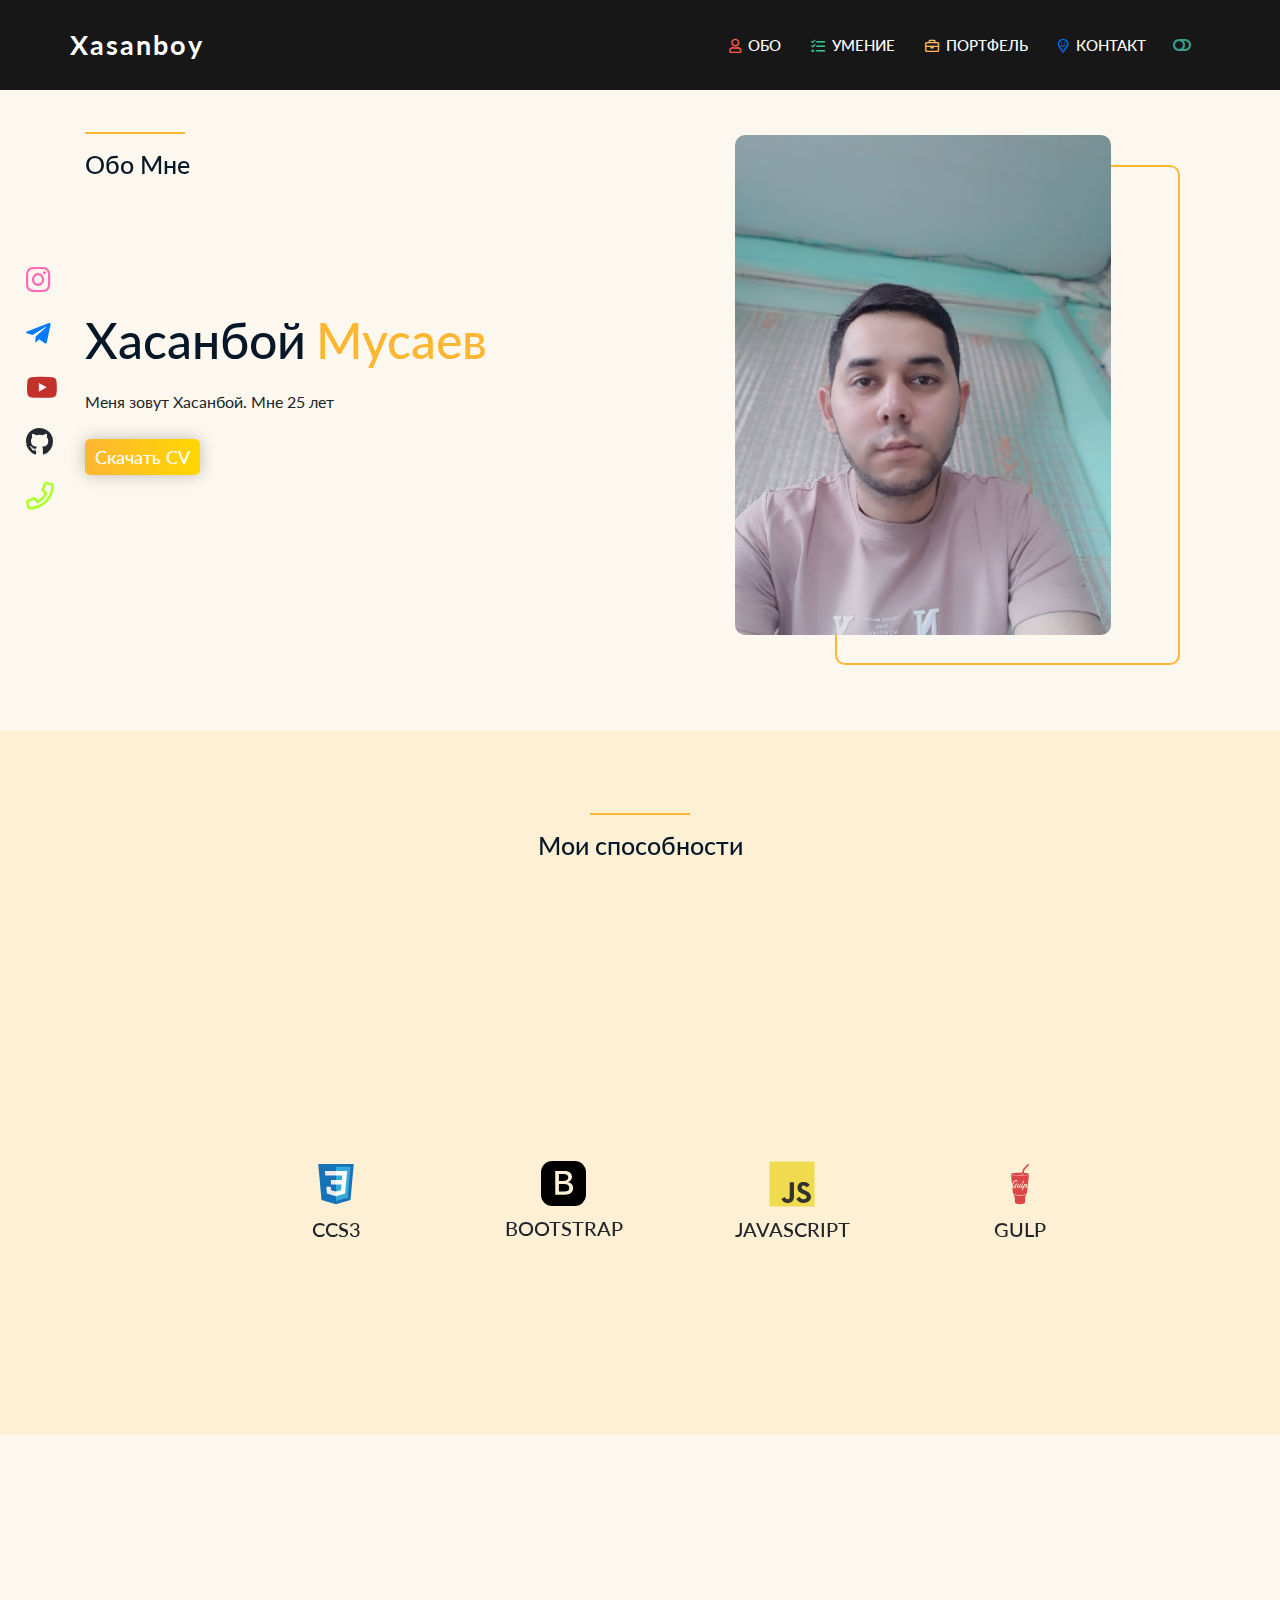
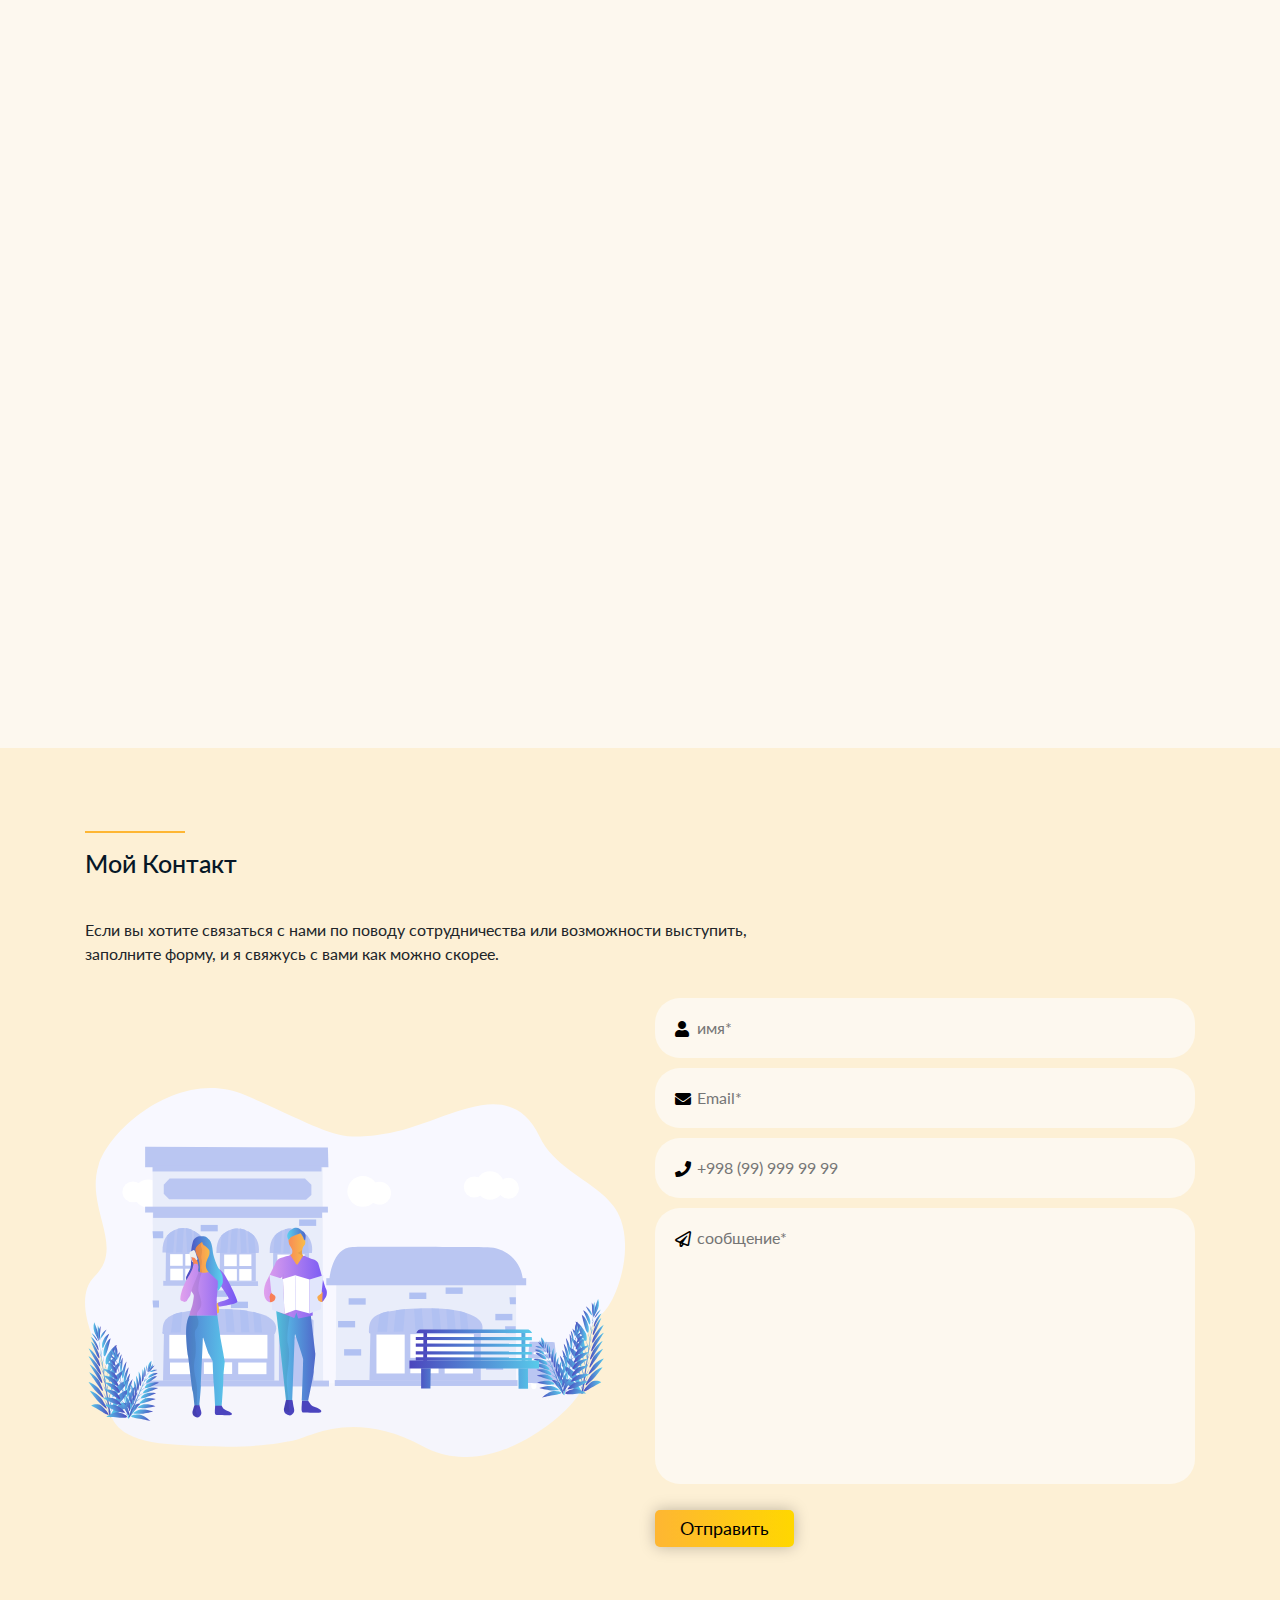
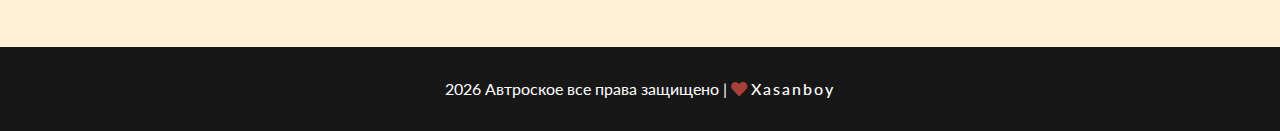
<file: index.html>
<!DOCTYPE html>
<html lang="en">

<head>
    <meta charset="UTF-8">
    <meta name="viewport" content="width=device-width, initial-scale=1.0">
    <link rel="stylesheet" href="css/animate.css">
    <link rel="stylesheet" href="css/all.css">
    <link rel="stylesheet" href="css/bootstrap.css">
    <link rel="stylesheet" href="css/owl.carousel.min.css">
    <link rel="stylesheet" href="css/owl.theme.default.min.css">
    <link href="https://fonts.googleapis.com/css2?family=Lato:wght@400;700;900&display=swap" rel="stylesheet">
    <link rel="stylesheet" href="css/style.css">
    <title>Xasanboy Musayev</title>
</head>

<body>
    <div id="top">
        <i class="far fa-chevron-double-up"></i>
    </div>
    <div class="preloader">
        <div class="sk-chase">
            <div class="sk-chase-dot"></div>
            <div class="sk-chase-dot"></div>
            <div class="sk-chase-dot"></div>
            <div class="sk-chase-dot"></div>
            <div class="sk-chase-dot"></div>
            <div class="sk-chase-dot"></div>
            <div class="sk-chase-dot"></div>
            <div class="sk-chase-dot"></div>
        </div>
        <p class="loading">загрузка...</p>
    </div>
    <div class="Fixed">
        <div class="menu__nav-panel">

            <div class="container">
                <div class="row justify-content-between align-items-center">
                    <a href="#hbc" class="logo">Xasanboy</a>

                    <div class="menu__btn">
                        <div class="menu__btn__burger"></div>
                    </div>
                    <nav class="header__nav">

                        <ul class="navigation__list">
                            <li class="navigation__list-li"><a href="#Abo" class="navigation__list-link active"><i
                                        class="far fa-user at"></i>обо</a></li>
                            <li class="navigation__list-li"><a href="#skill" class="navigation__list-link"><i
                                        class="far fa-tasks sl"></i>умение</a></li>
                            <li class="navigation__list-li"><a href="#Port" class="navigation__list-link"><i
                                        class="far fa-briefcase pf"></i>Портфель</a></li>
                            <li class="navigation__list-li"><a href="#contme" class="navigation__list-link"><i
                                        class="far fa-map-marker-smile cn"></i>Контакт</a></li>

                            <div class="smart-switcher">
                                <div class="day-night">
                                    <i class="fas fa-toggle-off"></i>
                                </div>
                            </div>

                        </ul>


                    </nav>
                </div>
            </div>
        </div>
    </div>
    <!-- header -->
    <header id="Abo">

        <div class="container">
            <div class="row">
                <div class="col-12" data-aos="fade-up" data-aos-anchor-placement="bottom-bottom"
                    data-aos-duration="1000" data-aos-delay="500">
                    <div class="min d-flex align-items-center" style="visibility: visible;">
                        <h4 class="header_title">Обо Мне</h4>
                    </div>
                </div>
            </div>
            <div class="row justify-content-between align-items-center aboou">
                <div class="col-xl-5 col-lg-6 col-md-6">
                    <div class="header_text"
                        style="visibility: visible; animation-duration: 1.5s; animation-delay: 0.15s; animation-name: fadeInLeft;">

                        <h1><span>Хасанбой</span>Мусаев</h1>
                        <p class="print">Меня зовут Хасанбой. Мне 25 лет. Я закончил курс веб-программирования Frontend
                            в Учебном центре Proweb в Ташкенте, Теперь я учусь Vue.js. Я люблю работать на компьютере. Я
                            люблю свою профессию.

                        </p>
                        <a class="header_btn" href="rezume/Xasanboy Musayev - Front end Developer - Resume.pdf">Скачать
                            CV</a>

                    </div>

                </div>
                <div class="social_about">
                    <ul class="social" data-aos="fade-right" data-aos-easing="ease-in-sine" data-aos-duration="1000"
                        data-aos-delay="500"
                        style="visibility: visible; animation-duration: 1.5s; animation-delay: 0.15s; animation-name: fadeInUp;">


                        <li><a class="social-link" href="https://www.instagram.com/itsxasanboy" target="_blank"><i
                                    class="fab fa-instagram"></i></a></li>
                        <li><a class="social-link" href="https://t.me/itsxassanboy" target="_blank"><i
                                    class="fab fa-telegram-plane" aria-hidden="true"></i></a></li>

                        <li><a class="social-link" href="https://www.youtube.com/channel/UCegI-Z5Sp4VBRY9n9S24BjQ"
                                target="_blank"><i class="fab fa-youtube" aria-hidden="true"></i></a></li>

                        <li><a class="social-link" href="https://www.github.com/Xasanboy97" target="_blank"><i
                                    class="fab fa-github" aria-hidden="true"></i></a></li>

                        <li><a href="tel:+998900381997"><i class="far fa-phone btn-purchase"></i></a></li>
                    </ul>
                </div>

                <div class="col-xl-5 col-lg-5 col-md-5 col-7 p-0  round" data-aos="fade-up"
                    data-aos-easing="ease-in-sine" data-aos-duration="1000" data-aos-delay="500"
                    style="visibility: visible; animation-duration: 1.5s; animation-delay: 0.15s; animation-name: fadeInRight;">
                    <div class="kub"></div>
                    <div class="header_img">
                        <img src="image/O2Cam_20210716100055.jpg" alt="jpg">
                    </div>
                </div>

            </div>
        </div>

    </header>


    <!-- skill -->
    <main class="main" id="skill">
        <div class="container">
            <div class="row justify-content-center align-items-center">
                <div class="col-lg-12">
                    <div class="min d-flex align-items-center justify-content-center" data-aos="fade-up"
                        data-aos-anchor-placement="bottom-bottom" data-aos-duration="1000" data-aos-delay="500">
                        <h4 class="min_title">Мои способности</h4>
                    </div>
                </div>

                <div class="col-lg-6 skill_top" data-aos="fade-up" data-aos-anchor-placement="bottom-bottom"
                    data-aos-duration="900" data-aos-delay="500"
                    style="visibility: visible; animation-duration: 1.5s; animation-delay: 0.15s; animation-name: fadeInUp;">
                    <h3 class="progress__name">html/css</h3>
                    <div class="progress__element" data-progress-percent="90">
                        <div class="progress__line">
                            <span class="progress__tooltip">90%</span>
                        </div>
                    </div>
                    <h3 class="progress__name">Grid</h3>
                    <div class="progress__element" data-progress-percent="65">
                        <div class="progress__line">
                            <span class="progress__tooltip">65%</span>
                        </div>
                    </div>
                    <h3 class="progress__name">JavaScript</h3>
                    <div class="progress__element" data-progress-percent="50">
                        <div class="progress__line">
                            <span class="progress__tooltip">50%</span>
                        </div>
                    </div>


                </div>
                <div class="col-lg-6 skill_top " data-aos="fade-up" data-aos-anchor-placement="bottom-bottom"
                    data-aos-duration="900" data-aos-delay="500"
                    style="visibility: visible; animation-duration: 1.5s; animation-delay: 0.15s; animation-name: fadeInUp;">
                    <h3 class="progress__name">jquery</h3>
                    <div class="progress__element" data-progress-percent="45">
                        <div class="progress__line">
                            <span class="progress__tooltip">45%</span>
                        </div>
                    </div>
                    <h3 class="progress__name">Gulp</h3>
                    <div class="progress__element" data-progress-percent="60">
                        <div class="progress__line">
                            <span class="progress__tooltip">60%</span>
                        </div>
                    </div>
                    <h3 class="progress__name">microsoft office</h3>
                    <div class="progress__element" data-progress-percent="70">
                        <div class="progress__line">
                            <span class="progress__tooltip">70%</span>
                        </div>
                    </div>
                </div>

                <div class="what-do"></div>
                <div class="owl-carousel">
                    <div class="col-lg-4 col-xl-4 col-md-6 col-sm-4 col-6" data-aos="fade-up"
                        data-aos-anchor-placement="bottom-bottom" data-aos-duration="1000" data-aos-delay="500"
                        style="visibility: visible; animation-duration: 1.5s; animation-delay: 0.15s; animation-name: bounce;">
                        <div class="lesson">
                            <img src="image/html-icon.svg" alt="">
                            <h3>HTML5</h3>
                        </div>

                    </div>
                    <div class="col-lg-4 col-xl-4 col-md-6 col-sm-4 col-6" data-aos-anchor-placement="bottom-bottom"
                        data-aos-duration="1000" data-aos-delay="500"
                        style="visibility: visible; animation-duration: 1.5s; animation-delay: 0.15s; animation-name: bounce;">
                        <div class="lesson">
                            <img src="image/css-icon.svg" alt="">
                            <h3>CCS3</h3>
                        </div>
                    </div>
                    <div class="col-lg-4 col-xl-4 col-md-6 col-sm-4 col-6" data-aos-anchor-placement="bottom-bottom"
                        data-aos-duration="1000" data-aos-delay="500"
                        style="visibility: visible; animation-duration: 1.5s; animation-delay: 0.15s; animation-name: bounce;">
                        <div class="lesson">
                            <span> <svg xmlns="http://www.w3.org/2000/svg" width="45" height="45"
                                    class="bi bi-bootstrap-fill" viewBox="0 0 16 16">
                                    <path
                                        d="M6.375 7.125V4.658h1.78c.973 0 1.542.457 1.542 1.237 0 .802-.604 1.23-1.764 1.23H6.375zm0 3.762h1.898c1.184 0 1.81-.48 1.81-1.377 0-.885-.65-1.348-1.886-1.348H6.375v2.725z" />
                                    <path
                                        d="M4.002 0a4 4 0 0 0-4 4v8a4 4 0 0 0 4 4h8a4 4 0 0 0 4-4V4a4 4 0 0 0-4-4h-8zm1.06 12V3.545h3.399c1.587 0 2.543.809 2.543 2.11 0 .884-.65 1.675-1.483 1.816v.1c1.143.117 1.904.931 1.904 2.033 0 1.488-1.084 2.396-2.888 2.396H5.062z" />
                                </svg></span>
                            <h3>BOOTSTRAP</h3>
                        </div>
                    </div>

                    <div class="col-lg-4 col-xl-4 col-md-6 col-sm-4 col-6" data-aos-anchor-placement="bottom-bottom"
                        data-aos-duration="1000" data-aos-delay="500"
                        style="visibility: visible; animation-duration: 1.5s; animation-delay: 0.15s; animation-name: bounce;">
                        <div class="lesson">
                            <img src="image/js.svg" alt="">
                            <h3>javascript</h3>
                        </div>

                    </div>
                    <div class="col-lg-4 col-xl-4 col-md-6 col-sm-4 col-6" data-aos-anchor-placement="bottom-bottom"
                        data-aos-duration="1000" data-aos-delay="500"
                        style="visibility: visible; animation-duration: 1.5s; animation-delay: 0.15s; animation-name: bounce;">
                        <div class="lesson">
                            <img src="image/gulp-icon.svg" alt="">
                            <h3>Gulp</h3>
                        </div>

                    </div>
                    <div class="col-lg-4 col-xl-4 col-md-6 col-sm-4 col-6" data-aos-anchor-placement="bottom-bottom"
                        data-aos-duration="1000" data-aos-delay="500"
                        style="visibility: visible; animation-duration: 1.5s; animation-delay: 0.15s; animation-name: bounce;">
                        <div class="lesson">
                            <img src="image/vue-icon.svg" alt="vue">

                            <h3>Vue.js</h3>
                        </div>

                    </div>
                    <div class="col-lg-4 col-xl-4 col-md-6 col-sm-4 col-6" data-aos-anchor-placement="bottom-bottom"
                        data-aos-duration="1000" data-aos-delay="500"
                        style="visibility: visible; animation-duration: 1.5s; animation-delay: 0.15s; animation-name: bounce;">
                        <div class="lesson">
                            <img src="image/microsoft-office.svg" alt="">
                            <h3>Microsoft</h3>
                        </div>

                    </div>
                    <div class="col-lg-4 col-xl-4 col-md-6 col-sm-4 col-6" data-aos-anchor-placement="bottom-bottom"
                        data-aos-duration="1000" data-aos-delay="500"
                        style="visibility: visible; animation-duration: 1.5s; animation-delay: 0.15s; animation-name: bounce;">
                        <div class="lesson">
                            <img src="image/photoshop-icon.svg" alt="">
                            <h3>Photoshop</h3>
                        </div>

                    </div>
                </div>
            </div>
        </div>
    </main>
    <!-- section-portfolio -->
    <section class="section-Portfolio" id="Port">
        <div class="container">
            <div class="row justify-content-center">
                <div class="col-lg-12">
                    <div class="min d-flex align-items-center justify-content-center" data-aos="fade-up"
                        data-aos-anchor-placement="bottom-bottom" data-aos-duration="1000" data-aos-delay="500">
                        <h4 class="min_title">Мой Портфель</h4>
                    </div>
                </div>

                <div class="col-md-6 col-lg-4 wow fadeInUp portop" data-aos="fade-up"
                    data-aos-anchor-placement="bottom-bottom" data-aos-duration="1000" data-aos-delay="500"
                    style="visibility: visible; animation-duration: 1.5s; animation-delay: 0.15s; animation-name: fadeInUp;">
                    <a href="works/Larover/index.html" class="portfolio_link" target="_blank" rel="noopener noreferrer">
                        <div class="portfolio_link-work">
                            <img class="portfolio_link-img" src="image/Lover.png" alt="png">
                            <div class="portfolio-link-content">
                                <h4>Lover</h4>
                                <p>landing page</p>
                            </div>
                        </div>
                    </a>
                </div>
                <div class="col-md-6 col-lg-4 wow fadeInUp portop" data-aos="fade-up"
                    data-aos-anchor-placement="bottom-bottom" data-aos-duration="1000" data-aos-delay="500"
                    style="visibility: visible; animation-duration: 1.5s; animation-delay: 0.15s; animation-name: fadeInUp;">
                    <a href="works/Foods and drinks/index.html" class="portfolio_link" target="_blank"
                        rel="noopener noreferrer">
                        <div class="portfolio_link-work">
                            <img class="portfolio_link-img" src="image/Food And Drinks.png" alt="png">
                            <div class="portfolio-link-content">
                                <h4>Foods and drinks</h4>
                                <p>one page</p>
                            </div>
                        </div>
                    </a>
                </div>
                <div class="col-md-6 col-lg-4 wow fadeInUp portop" data-aos="fade-up"
                    data-aos-anchor-placement="bottom-bottom" data-aos-duration="1000" data-aos-delay="500"
                    style="visibility: visible; animation-duration: 1.5s; animation-delay: 0.15s; animation-name: fadeInUp;">
                    <a href="works/Animals/index.html" class="portfolio_link" target="_blank" rel="noopener noreferrer">
                        <div class="portfolio_link-work">
                            <img class="portfolio_link-img" src="image/Cozy House.jpg" alt="jpg">
                            <div class="portfolio-link-content">
                                <h4>cozy house</h4>
                                <p>landing page</p>
                            </div>
                        </div>
                    </a>
                </div>
                <div class="col-md-6 col-lg-4 wow fadeInUp portop" data-aos="fade-up"
                    data-aos-anchor-placement="bottom-bottom" data-aos-duration="1000" data-aos-delay="500"
                    style="visibility: visible; animation-duration: 1.5s; animation-delay: 0.15s; animation-name: fadeInUp;">
                    <a href="works/Henzo Shop/index.html" class="portfolio_link" target="_blank"
                        rel="noopener noreferrer">
                        <div class="portfolio_link-work">
                            <img class="portfolio_link-img" src="image/Henzo Shop.jpg" alt="jpg">
                            <div class="portfolio-link-content">
                                <h4>henzo shop</h4>
                                <p>eCommerce</p>
                            </div>
                        </div>
                    </a>
                </div>
                <div class="col-md-6 col-lg-4 wow fadeInUp portop" data-aos="fade-up"
                    data-aos-anchor-placement="bottom-bottom" data-aos-duration="1000" data-aos-delay="500"
                    style="visibility: visible; animation-duration: 1.5s; animation-delay: 0.15s; animation-name: fadeInUp;">
                    <a href="works/GerduKreatip/index.html" class="portfolio_link" target="_blank"
                        rel="noopener noreferrer">
                        <div class="portfolio_link-work">
                            <img class="portfolio_link-img" src="image/GerduKreatip.png" alt="png">
                            <div class="portfolio-link-content">
                                <h4>Gerdu Kreatip</h4>
                                <p>landing page</p>
                            </div>
                        </div>
                    </a>
                </div>
                <div class="col-md-6 col-lg-4 wow fadeInUp portop" data-aos="fade-up"
                    data-aos-anchor-placement="bottom-bottom" data-aos-duration="1000" data-aos-delay="500"
                    style="visibility: visible; animation-duration: 1.5s; animation-delay: 0.15s; animation-name: fadeInUp;">
                    <a href="works/Surfers Co/index.html" class="portfolio_link" target="_blank"
                        rel="noopener noreferrer">
                        <div class="portfolio_link-work">
                            <img class="portfolio_link-img" src="image/SurfersSo.png" alt="png">
                            <div class="portfolio-link-content">
                                <h4>Surfers So</h4>
                                <p>landing page</p>
                            </div>
                        </div>
                    </a>
                </div>
                <div class="col-md-6 col-lg-4 wow fadeInUp portop" data-aos="fade-up"
                    data-aos-anchor-placement="bottom-bottom" data-aos-duration="1000" data-aos-delay="500"
                    style="visibility: visible; animation-duration: 1.5s; animation-delay: 0.15s; animation-name: fadeInUp;">
                    <a href="works/Henzo-Landing Page/index.html" class="portfolio_link" target="_blank"
                        rel="noopener noreferrer">
                        <div class="portfolio_link-work">
                            <img class="portfolio_link-img" src="image/Henzo.png" alt="png">
                            <div class="portfolio-link-content">
                                <h4>Henzo</h4>
                                <p>landing page</p>
                            </div>
                        </div>
                    </a>
                </div>
                <div class="col-md-6 col-lg-4 wow fadeInUp portop" data-aos="fade-up"
                    data-aos-anchor-placement="bottom-bottom" data-aos-duration="1000" data-aos-delay="500"
                    style="visibility: visible; animation-duration: 1.5s; animation-delay: 0.15s; animation-name: fadeInUp;">
                    <a href="works/CarePoint/index.html" class="portfolio_link" target="_blank"
                        rel="noopener noreferrer">
                        <div class="portfolio_link-work">
                            <img class="portfolio_link-img" src="image/CarePoint.jpg" alt="jpg">
                            <div class="portfolio-link-content">
                                <h4>CarePoint</h4>
                                <p>landing page</p>
                            </div>
                        </div>
                    </a>
                </div>
                <div class="col-md-6 col-lg-4 wow fadeInUp portop" data-aos="fade-up"
                    data-aos-anchor-placement="bottom-bottom" data-aos-duration="1000" data-aos-delay="500"
                    style="visibility: visible; animation-duration: 1.5s; animation-delay: 0.15s; animation-name: fadeInUp;">
                    <a href="works/Piroll/index.html" class="portfolio_link" target="_blank" rel="noopener noreferrer">
                        <div class="portfolio_link-work">
                            <img class="portfolio_link-img" src="image/Piroll.png" alt="png">
                            <div class="portfolio-link-content">
                                <h4>Piroll</h4>
                                <p>landing page</p>
                            </div>
                        </div>
                    </a>
                </div>

            </div>
        </div>
    </section>
    <!-- contact -->
    <div class="contact" id="contme">
        <div class="container">

            <div class="row justify-content-center align-items-center">
                <div class="col-lg-12">
                    <div class="min d-flex align-items-center">
                        <h4 class="min_title">Мой Контакт</h4>
                    </div>
                </div>
            </div>
            <div class="row">
                <div class="col-xl-8">
                    <div class="conatct-content">
                        <p>Если вы хотите связаться с нами по поводу сотрудничества или возможности выступить, заполните
                            форму, и я свяжусь с вами как можно скорее.</p>
                    </div>
                </div>
            </div>

            <div class="row justify-content-center align-items-center">

                <div class="col-xl-6 col-lg-6 col-md-6" 
                    style="visibility: visible; animation-duration: 1.5s; animation-delay: 0.15s; animation-name: fadeInLeft;">
                    <div class="map round">
                        <img src="image/bg7-2.svg" alt="jpg">
                    </div>
                </div>
                <div class="col-xl-6 col-lg-6 col-md-6"
                    style="visibility: visible; animation-duration: 1.5s; animation-delay: 0.15s; animation-name: fadeInRight;">


                    <form name="contactForm" id="contactForm" action="#!" method="">
                        <div class="form-items">
                            <input type="text" name="user_name" id="user_name" placeholder="имя*" required>
                            <i class="far fa fa-user"></i>
                        </div>

                        <div class="form-items">
                            <input type="text" name="user_email" id="user_email" placeholder="Email*" required>
                            <i class="far fa fa-envelope"></i>
                        </div>
                        <div class="form-items">
                            <input type="text" name="user_phone" id="user_phone" placeholder="+998 (99) 999 99 99" required>
                            <i class="far fa fa-phone"></i>
                        </div>

                        <div class="form-items">
                            <textarea class="input message" name="user_messages" id="user_messages" cols="30" rows="10"
                                placeholder="сообщение*" required></textarea>
                            <i class="far fa-paper-plane"></i>
                        </div>

                        <div >
                            <button class="btnn" type="submit">Отправить</button>
                        </div>
                    </form>
                </div>

            </div>
        </div>

    </div>
    <!-- footer -->
    <footer>
        <div class="container">
            <div class="row justify-content-center align-items-center text-center">
                <div class="col-12">
                    <p>
                        <script>document.write(new Date().getFullYear());</script> Автроское все права защищено | <i
                            class="fas fa-heart"></i> <a href="#!" target="_blank">Xasanboy</a>
                    </p>

                </div>
            </div>
        </div>
    </footer>


    <script src="js/aos.min.js"></script>
    <script src="js/Js.js"></script>
    <script src="js/popper.min.js"></script>
    <script src="js/jquery-3.5.1.min.js"></script>
    <script src="js/bootstrap.min.js"></script>
    <script src="js/owl.carousel.min.js"></script>
    <script src="js/typed.js"></script>
    <script src="js/tilt.jquery.min.js"></script>
    <script src="js/init.js"></script>
    <script src="js/script.js"></script>

</body>

</html>
</file>
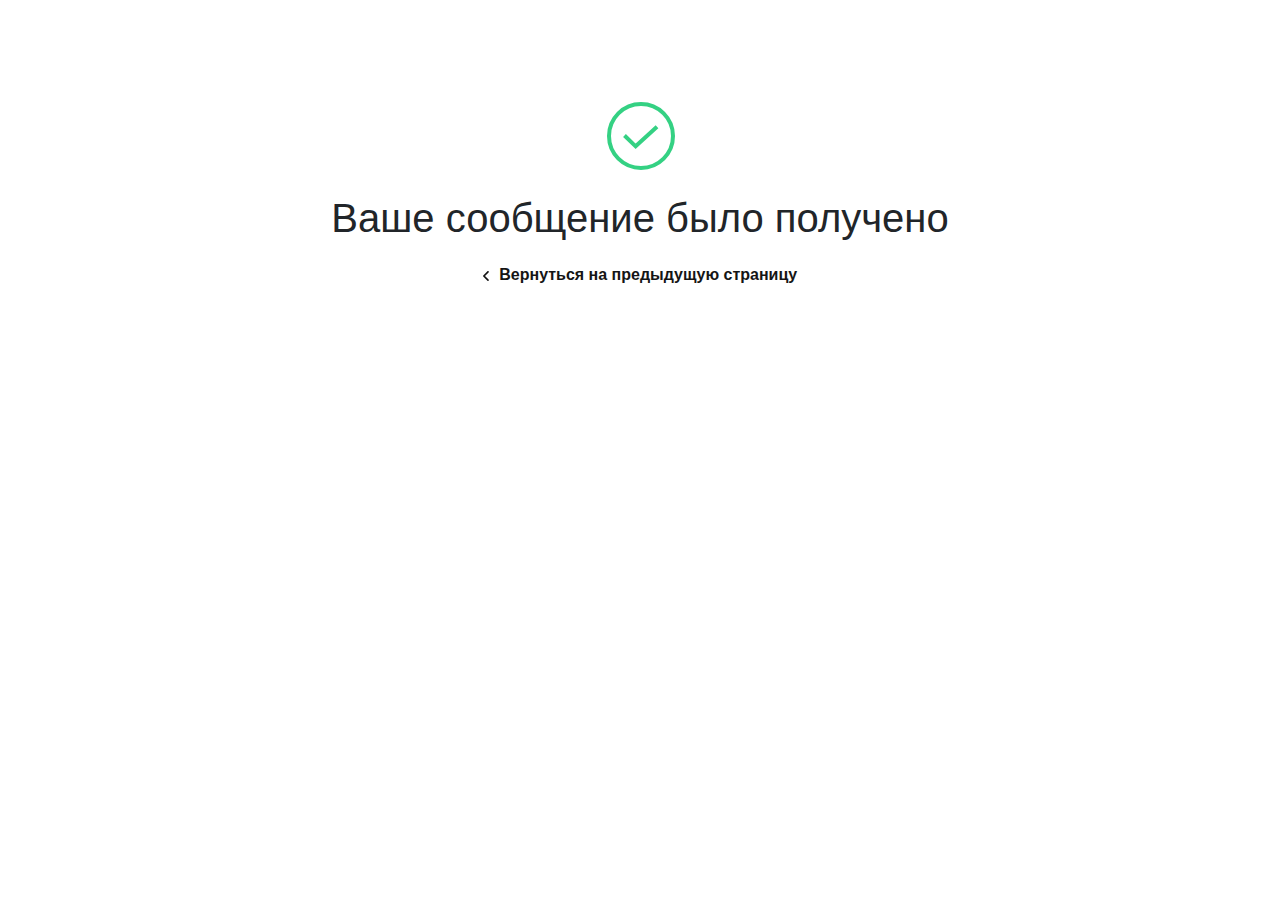
<file: order.html>
<!DOCTYPE html>
<html lang="en">
<head>
    <meta charset="UTF-8">
    <meta name="viewport" content="width=device-width, initial-scale=1.0">
    <meta http-equiv="X-UA-Compatible" content="ie=edge">
    <link rel="stylesheet" href="css/all.css">
    <link rel="stylesheet" href="css/bootstrap.css">
    <link rel="stylesheet" href="css/style.css">
    <title>Спасиба</title>
</head>
<body >
    <div class="card-thanks" style="margin: 100px 0; text-align: center">
            <svg width="70px" height="70px" class="success" viewBox="0 0 70 70" version="1.1" xmlns="http://www.w3.org/2000/svg" xmlns:xlink="http://www.w3.org/1999/xlink">
                <g stroke="none" stroke-width="1" fill="none" fill-rule="evenodd">
                    <g transform="translate(-1233.000000, -901.000000)" stroke="#34D183" stroke-width="4">
                        <g transform="translate(1237.000000, 905.000000)" class="path circle">
                            <circle class="path circle" cx="32" cy="32" r="32"></circle>
                            <polyline class="path check" points="48 22.7096774 26.6484279 42.3225806 15.483871 31.5557034">
                            </polyline>
                        </g>
                    </g>
                </g>
            </svg>
            <h1 class="mt-4">Ваше сообщение было получено</h1>
            <a class="back" href="index.html">
                    <span class="arrow">
                            <svg width="6px" height="10px" viewBox="0 0 6 10" version="1.1" xmlns="http://www.w3.org/2000/svg" xmlns:xlink="http://www.w3.org/1999/xlink">
                                <g id="Thank-you" stroke="none" stroke-width="1" fill="none" fill-rule="evenodd">
                                    <g id="thank-you" transform="translate(-634.000000, -358.000000)" fill="#151515" fill-rule="nonzero">
                                        <g transform="translate(634.000000, 358.000000)">
                                            <path d="M5.58916667,0.244166667 C5.26375012,-0.0811516153 4.73624988,-0.0811516153 4.41083333,0.244166667 L0.244166667,4.41083333 C-0.0811516153,4.73624988 -0.0811516153,5.26375012 0.244166667,5.58916667 L4.41083333,9.75583333 C4.73781574,10.0716435 5.25757065,10.067127 5.57901548,9.74568215 C5.90046031,9.42423731 5.90497684,8.90448241 5.58916667,8.5775 L2.01166667,5 L5.58916667,1.4225 C5.91448495,1.09708346 5.91448495,0.56958321 5.58916667,0.244166667 Z">
                                            </path>
                                        </g>
                                    </g>
                                </g>
                            </svg>
                        </span>Вернуться на предыдущую страницу</a>
    </div>
    <style>
        .back{
            font-weight: 600;
            color: #151515;
            cursor: pointer;
            line-height: 50px;
        }
        .back:hover {
            color: #007AFF;
            fill: #007AFF;
            text-decoration: none;
        }
        .back:hover #thank-you {
            fill: #007AFF;
        }
        .arrow{
            margin-right: 6px;
        }
        
    </style>
   
</body>
</html>
</file>
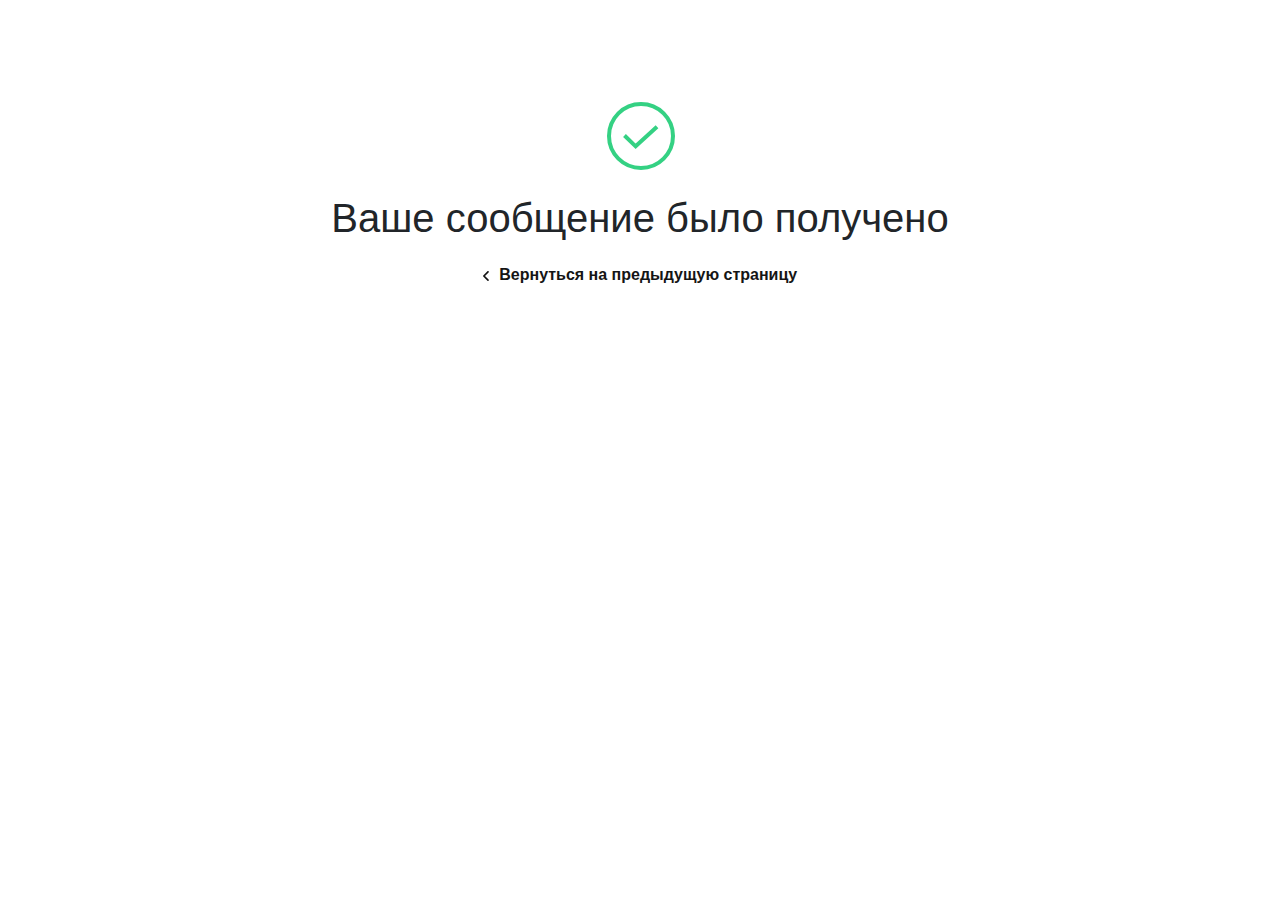
<file: thanks.html>
<!DOCTYPE html>
<html lang="en">
<head>
    <meta charset="UTF-8">
    <meta name="viewport" content="width=device-width, initial-scale=1.0">
    <meta http-equiv="X-UA-Compatible" content="ie=edge">
    <link rel="stylesheet" href="css/all.css">
    <link rel="stylesheet" href="css/bootstrap.css">
    <link rel="stylesheet" href="css/style.css">
    <title>Xasanboy Musayev</title>
</head>
<body >
    <div class="card-thanks" style="margin: 100px 0; text-align: center">
            <svg width="70px" height="70px" class="success" viewBox="0 0 70 70" version="1.1" xmlns="http://www.w3.org/2000/svg" xmlns:xlink="http://www.w3.org/1999/xlink">
                <g stroke="none" stroke-width="1" fill="none" fill-rule="evenodd">
                    <g transform="translate(-1233.000000, -901.000000)" stroke="#34D183" stroke-width="4">
                        <g transform="translate(1237.000000, 905.000000)" class="path circle">
                            <circle class="path circle" cx="32" cy="32" r="32"></circle>
                            <polyline class="path check" points="48 22.7096774 26.6484279 42.3225806 15.483871 31.5557034">
                            </polyline>
                        </g>
                    </g>
                </g>
            </svg>
            <h1 class="mt-4">Ваше сообщение было получено</h1>
            <a class="back" href="index.html">
                    <span class="arrow">
                            <svg width="6px" height="10px" viewBox="0 0 6 10" version="1.1" xmlns="http://www.w3.org/2000/svg" xmlns:xlink="http://www.w3.org/1999/xlink">
                                <g id="Thank-you" stroke="none" stroke-width="1" fill="none" fill-rule="evenodd">
                                    <g id="thank-you" transform="translate(-634.000000, -358.000000)" fill="#151515" fill-rule="nonzero">
                                        <g transform="translate(634.000000, 358.000000)">
                                            <path d="M5.58916667,0.244166667 C5.26375012,-0.0811516153 4.73624988,-0.0811516153 4.41083333,0.244166667 L0.244166667,4.41083333 C-0.0811516153,4.73624988 -0.0811516153,5.26375012 0.244166667,5.58916667 L4.41083333,9.75583333 C4.73781574,10.0716435 5.25757065,10.067127 5.57901548,9.74568215 C5.90046031,9.42423731 5.90497684,8.90448241 5.58916667,8.5775 L2.01166667,5 L5.58916667,1.4225 C5.91448495,1.09708346 5.91448495,0.56958321 5.58916667,0.244166667 Z">
                                            </path>
                                        </g>
                                    </g>
                                </g>
                            </svg>
                        </span>Вернуться на предыдущую страницу</a>
    </div>
    <style>
        .back{
            font-weight: 600;
            color: #151515;
            cursor: pointer;
            line-height: 50px;
        }
        .back:hover {
            color: #007AFF;
            fill: #007AFF;
            text-decoration: none;
        }
        .back:hover #thank-you {
            fill: #007AFF;
        }
        .arrow{
            margin-right: 6px;
        }
        
    </style>
   
</body>
</html>
</file>
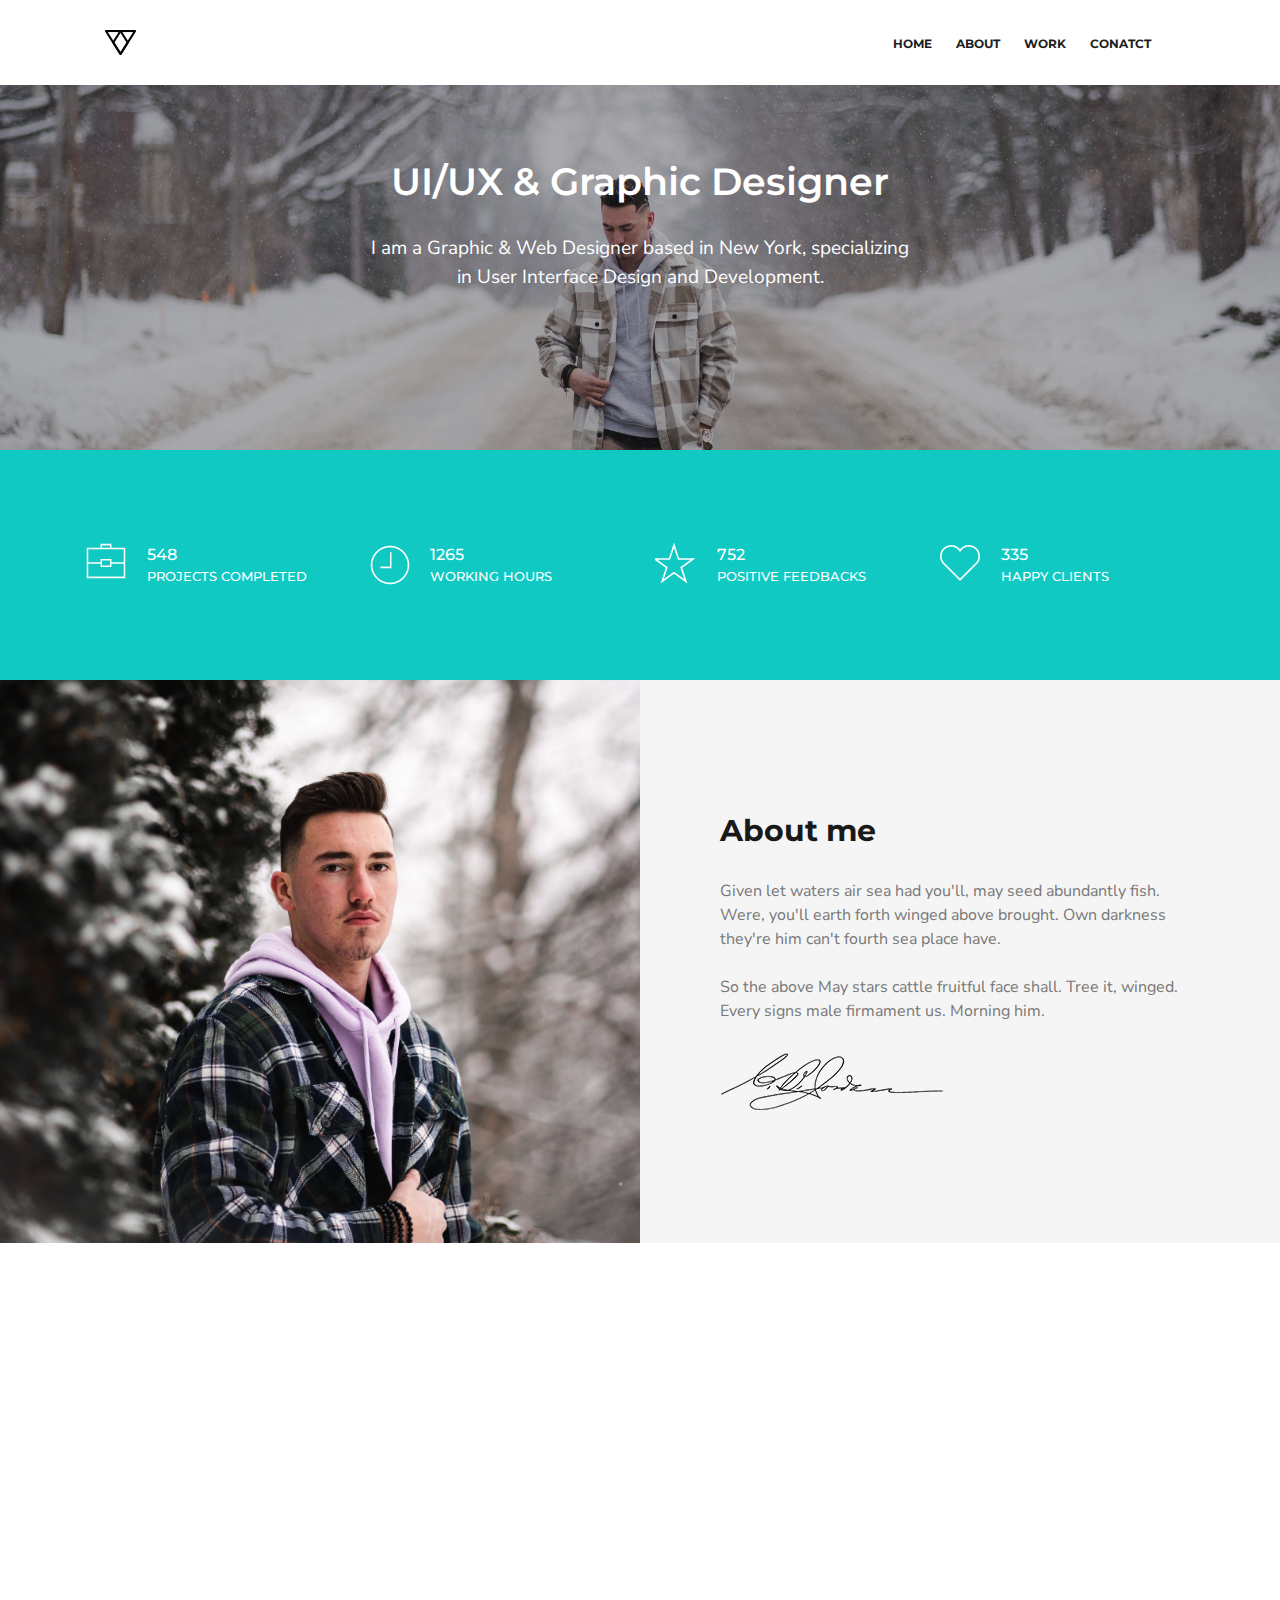
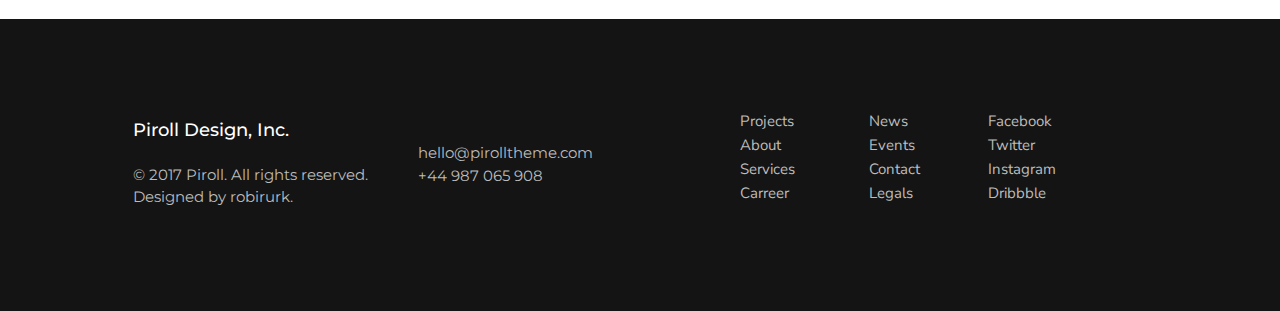
<file: works/Piroll/about.html>
<!DOCTYPE html>
<html lang="en">

<head>
    <meta charset="UTF-8">
    <meta http-equiv="X-UA-Compatible" content="IE=edge">
    <meta name="viewport" content="width=device-width, initial-scale=1.0">
    <link rel="preconnect" href="https://fonts.googleapis.com">
    <link rel="preconnect" href="https://fonts.gstatic.com" crossorigin>
    <link href="https://fonts.googleapis.com/css2?family=Montserrat:wght@400;500;600;700;900&family=Nunito+Sans&display=swap" rel="stylesheet">
    <link rel="stylesheet" href="styles/animate.css">
    <link rel="stylesheet" href="styles/all.css">
    <link rel="stylesheet" href="styles/bootstrap.css">
    <link rel="shortcut icon" href="./images/Logo.png" type="image/x-icon">
    <link type="text/css" rel="stylesheet" href="styles/style.css">
    <title>Piroll</title>
</head>

<body>

    <div class="menu_top">
        <div class="container">
            <div class="row">
                <div class="col-lg-12">
                    <nav class="nav">
                        <div class="nav__btn">
                            <i class="fal fa-bars"></i>
                        </div>
                        <a class="Logo" href="#!"><img src="images/Logo.png" alt="Logo"></a>
                        <ul class="nav__list">
                            <div class="nav__list-times">
                                <i class="fal fa-times"></i>
                            </div>
                            <li class="nav__list_item"> <a class="nav__list__link active" href="index.html">home</a></li>
                            <li class="nav__list_item"> <a class="nav__list__link" href="about.html">about</a></li>
                            <li class="nav__list_item"> <a class="nav__list__link" href="home.html">work</a></li>
                            <li class="nav__list_item"> <a class="nav__list__link" href="contact.html">conatct</a></li>
                        </ul>
                    </nav>
                </div>
            </div>
        </div>
    </div>
    <div class="woods">
        <div class="container">
            <div class="row justify-content-center align-items-center">
                <div class="col-md-9 col-lg-7 col-xl-6 wow fadeInUp" data-wow-offset="30"
                data-wow-duration="1.5s" data-wow-delay="0.15s"
                style="visibility: visible; animation-duration: 1.5s; animation-delay: 0.15s; animation-name: fadeInUp;">
                    <div class="woods__content">
                        <h1>UI/UX & Graphic Designer</h1>
                        <p>I am a Graphic & Web Designer based in New York, specializing
                            in User Interface Design and Development.</p>
                    </div>
                </div>
            </div>
        </div>
    </div>
    <section class="working">
        <div class="container">
            <div class="row justify-content-center align-items-center">
                <div class="col-6 col-sm-6 col-md-3 col-lg-3 col-xl-3">
                    <div class="working__item">
                        <img src="images/working_icon_1.png" alt="png">
                        <div class="working__content">
                            <span>548</span>
                            <p>projects completed</p>
                        </div>
                    </div>
                </div>
                <div class="col-6 col-sm-6 col-md-3 col-lg-3 col-xl-3">
                    <div class="working__item">
                        <img src="images/01_One-1_03.png" alt="png">
                        <div class="working__content">
                            <span>1265</span>
                            <p>WORKING HOURS</p>
                        </div>
                    </div>
                </div>
                <div class="col-6 col-sm-6 col-md-3 col-lg-3 col-xl-3">
                    <div class="working__item">
                        <img src="images/01_One-2_06.png" alt="png">
                        <div class="working__content">
                            <span>752</span>
                            <p>POSITIVE FEEDBACKS</p>
                        </div>
                    </div>
                </div>
                <div class="col-6 col-sm-6 col-md-3 col-lg-3 col-xl-3">
                    <div class="working__item">
                        <img src="images/01_One-3_08.png" alt="png">
                        <div class="working__content">
                            <span>335</span>
                            <p>HAPPY CLIENTS</p>
                        </div>
                    </div>
                </div>
            </div>
        </div>
    </section>
    <section class="about">
        <div class="container-fluid">
            <div class="row">
                <div class="col-md-6 col-lg-6 p-0">
                    <div class="about__img">
                        <img src="images/about_left.jpg" alt="jpg">
                    </div>
                </div>
                <div class="col-12 col-md-6 col-lg-6 col-xl-6 d-flex justify-content-left align-items-center p-0 wow fadeInLeft" data-wow-offset="30"
                data-wow-duration="1.5s" data-wow-delay="0.15s"
                style="visibility: visible; animation-duration: 1.5s; animation-delay: 0.15s; animation-name: fadeInLeft;">
                    <div class="about__content">
                        <h2>About me</h2>
                        <p class="about__text">Given let waters air sea had you'll, may seed abundantly fish.
                            Were, you'll earth forth winged above brought. Own darkness
                            they're him can't fourth sea place have. <br> <br> So the above May stars cattle fruitful
                            face shall. Tree it, winged.
                            Every signs male firmament us. Morning him.</p>

                        <img src="images/signature.png" alt="png">
                    </div>
                </div>
            </div>
        </div>
    </section>
    <section class="project">
        <div class="container">
            <div class="row justify-content-center align-items-center">
                <div class="col-md-8 col-lg-7 col-xl-6 text-center wow fadeInUp" data-wow-offset="30"
                data-wow-duration="1.5s" data-wow-delay="0.15s"
                style="visibility: visible; animation-duration: 1.5s; animation-delay: 0.15s; animation-name: fadeInUp;">
                    <div class="project__content">
                        <h3 class="project__content_title">Need a Project</h3>
                        <p class="project__content_text">Let us know what you're looking for in an agency. We'll take a
                            look and see
                            if this could be the start of something beautiful.</p>
                        <button class="btn">let’s talk</button>
                    </div>
                </div>
            </div>
        </div>
    </section>
    <!-- footer -->
    <footer>
        <div class="container">
            <div class="row justify-content-xl-center justify-content-start align-items-center">
                <div class="col-9 col-sm-6 col-md-4 col-lg-3">
                    <div class="footer__content">
                        <h6 class="footer__content__title">Piroll Design, Inc.</h6>
                        <p class="footer__content__text">© 2017 Piroll. All rights reserved.
                            Designed by robirurk.</p>
                    </div>
                </div>
                <div class="col-9 col-sm-6 col-md-3 col-lg-3">
                    <div class="footer__content d-flex flex-column">
                        <a href="#!">hello@pirolltheme.com</a>
                        <a href="#!">+44 987 065 908 </a>
                    </div>
                </div>
                <div class="col-6 col-sm-6 col-md-3 col-lg-3">
                    <div class="footer__item">
                        <ul class="footer__list">
                            <li><a href="#!">Projects</a></li>
                            <li><a href="#!">About</a></li>
                            <li><a href="#!">Services</a></li>
                            <li><a href="#!">Carreer</a></li>
                        </ul>
                        <ul class="footer__list">
                            <li><a href="#!">News</a></li>
                            <li><a href="#!">Events</a></li>
                            <li><a href="#!">Contact</a></li>
                            <li><a href="#!">Legals</a></li>
                        </ul>
                    </div>
                </div>
                <div class="col-6 col-sm-6 col-md-2 col-lg-2">
                    <div class="footer__list d-block">
                        <ul>
                            <li><a href="#!">Facebook</a></li>
                            <li><a href="#!">Twitter</a></li>
                            <li><a href="#!">Instagram</a></li>
                            <li><a href="#!">Dribbble</a></li>
                        </ul>

                    </div>
                </div>
            </div>
        </div>
    </footer>
    <!-- footer -->

    <!-- Scripts -->
    <script src="js/wow.min.js"></script>
    <script src="js/wow.js"></script>
    <script src="js/popper.min.js"></script>
    <script src="js/jquery-3.5.1.min.js"></script>
    <script src="js/bootstrap.min.js"></script>
    <script src="js/functions.js"></script>
</body>

</html>
</file>
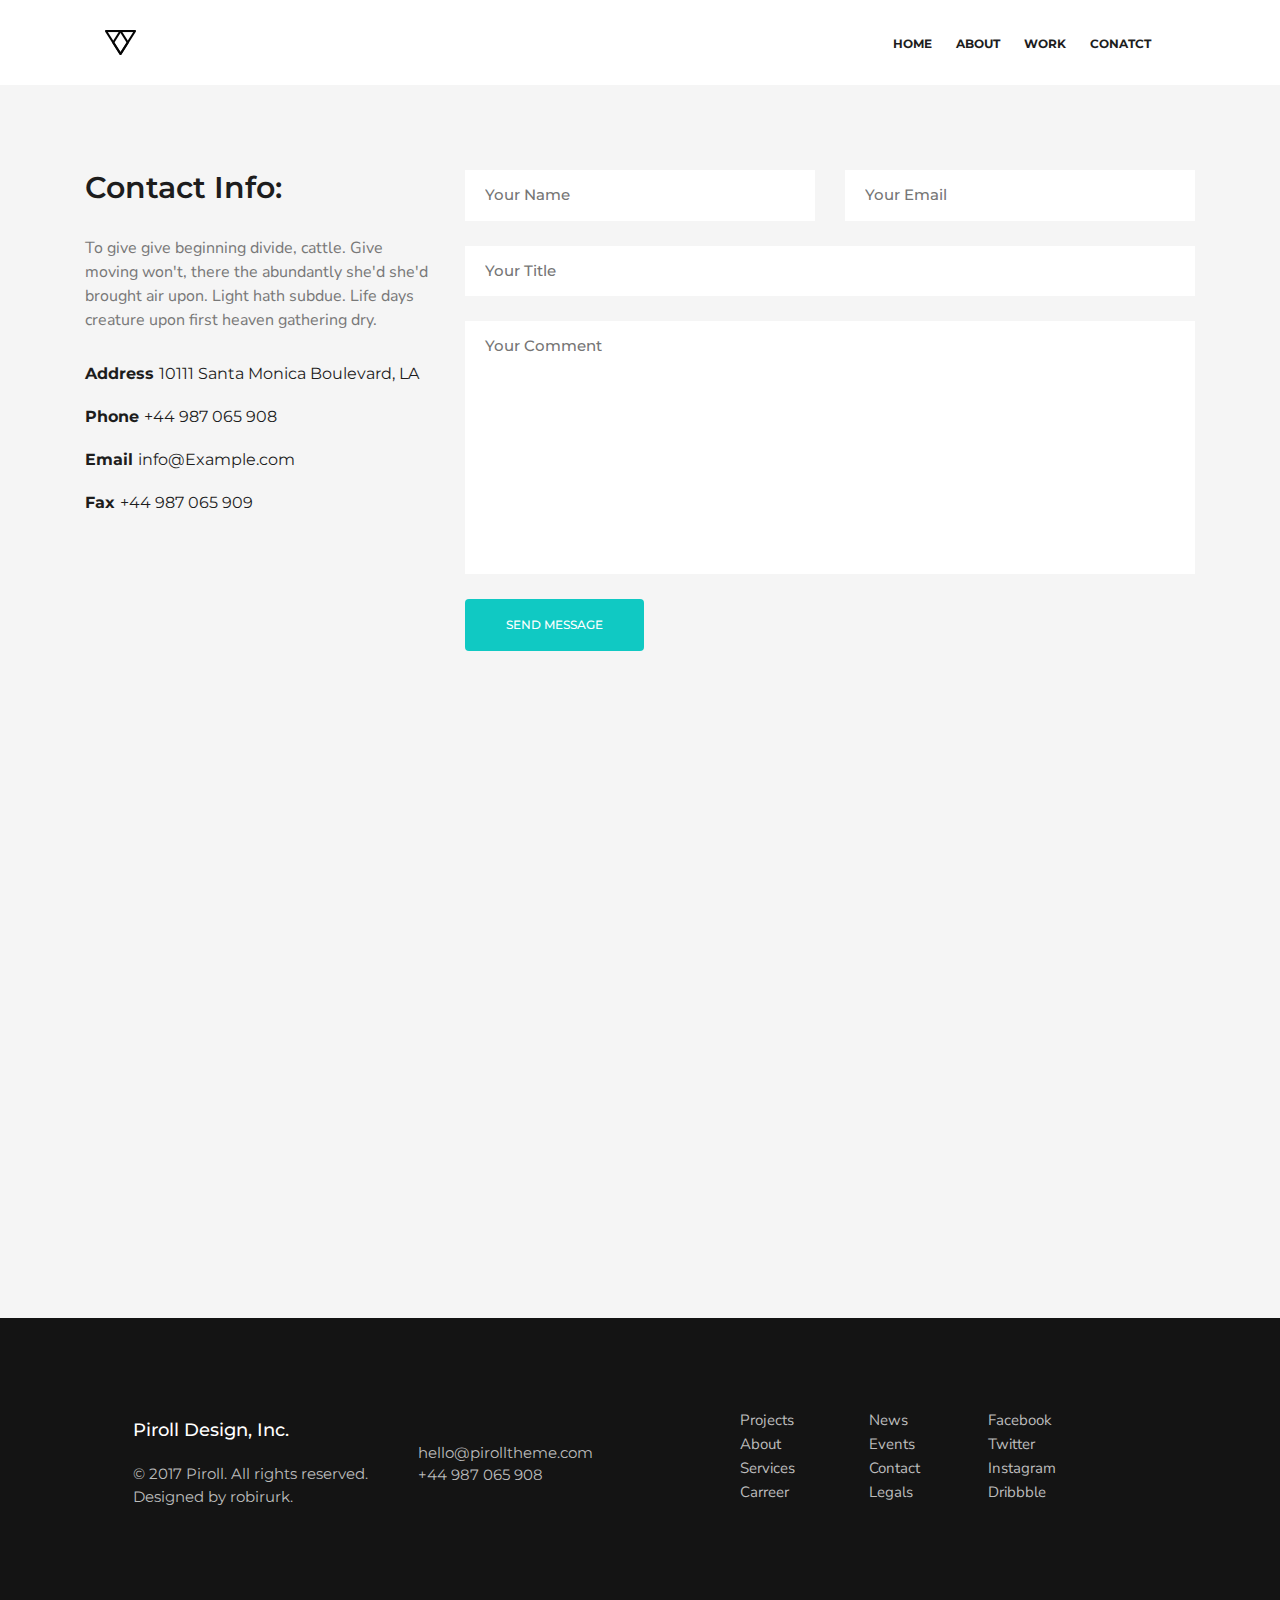
<file: works/Piroll/contact.html>
<!DOCTYPE html>
<html lang="en">

<head>
    <meta charset="UTF-8">
    <meta http-equiv="X-UA-Compatible" content="IE=edge">
    <meta name="viewport" content="width=device-width, initial-scale=1.0">
    <link rel="preconnect" href="https://fonts.googleapis.com">
    <link rel="preconnect" href="https://fonts.gstatic.com" crossorigin>
    <link
        href="https://fonts.googleapis.com/css2?family=Montserrat:wght@400;500;600;700;900&family=Nunito+Sans&display=swap"
        rel="stylesheet">
    <link rel="stylesheet" href="styles/animate.css">
    <link rel="stylesheet" href="styles/all.css">
    <link rel="stylesheet" href="styles/bootstrap.css">
    <link rel="shortcut icon" href="./images/Logo.png" type="image/x-icon">
    <link type="text/css" rel="stylesheet" href="styles/style.css">
    <title>Piroll</title>
</head>

<body>
    <div class="menu_top">
        <div class="container">
            <div class="row">
                <div class="col-lg-12">
                    <nav class="nav">
                        <div class="nav__btn">
                            <i class="fal fa-bars"></i>
                        </div>
                        <a class="Logo" href="#!"><img src="images/Logo.png" alt="Logo"></a>
                        <ul class="nav__list">
                            <div class="nav__list-times">
                                <i class="fal fa-times"></i>
                            </div>
                            <li class="nav__list_item"> <a class="nav__list__link active" href="index.html">home</a></li>
                            <li class="nav__list_item"> <a class="nav__list__link" href="about.html">about</a></li>
                            <li class="nav__list_item"> <a class="nav__list__link" href="home.html">work</a></li>
                            <li class="nav__list_item"> <a class="nav__list__link" href="#!">conatct</a></li>
                        </ul>
                    </nav>
                </div>
            </div>
        </div>
    </div>

    <div class="info">
        <div class="container">
            <div class="row">
                <div class="col-xl-4 wow fadeInleft" data-wow-offset="30"
                data-wow-duration="1.5s" data-wow-delay="0.15s"
                style="visibility: visible; animation-duration: 1.5s; animation-delay: 0.15s; animation-name: fadeInLeft;">
                    <div class="info__content">
                        <h1 class="info__content_title">Contact Info:</h1>
                        <p class="info__content_text">To give give beginning divide, cattle. Give moving
                            won't, there the abundantly she'd she'd brought air
                            upon. Light hath subdue. Life days creature upon
                            first heaven gathering dry.</p>

                    </div>
                    <ul class="info__list">
                        <li><strong>Address</strong>10111 Santa Monica Boulevard, LA</li>
                        <li><strong>Phone</strong>+44 987 065 908</li>
                        <li><strong>Email</strong>info@Example.com</li>
                        <li><strong>Fax</strong>+44 987 065 909</li>
                    </ul>
                </div>
                <div class="col-md-12 col-xl-8 text-left wow fadeInRight" data-wow-offset="30"
                data-wow-duration="1.5s" data-wow-delay="0.15s"
                style="visibility: visible; animation-duration: 1.5s; animation-delay: 0.15s; animation-name: fadeInRight;">
                    <form action="#" method="post">
                        <div class="row">
                            <div class="col-md-6">
                                <input type="text" name="text" class="form__control" placeholder="Your Name" required>
                            </div>
                            <div class="col-md-6">
                                <input type="email" name="email" class="form__control" placeholder="Your Email"
                                    required>
                            </div>
                        </div>

                        <div class="row">
                            <div class="col-md-12">
                                <input type="text" name="text" class="form__control" placeholder="Your Title" required>
                            </div>
                        </div>
                        <div class="row">
                            <div class="col-md-12">
                                <textarea name="text" class="form__control" placeholder="Your Comment" cols="30"
                                    rows="10" required></textarea>
                            </div>
                        </div>
                        <button class="btn" type="submit">send message</button>
                    </form>
                </div>

            </div>
        </div>
        <div class="container-fluid">
            <div class="row">
                <div class="col-xl-12 p-0  d-flex justify-content-center">
                    <div class="map">
                        <iframe
                            src="https://www.google.com/maps/embed?pb=!1m14!1m12!1m3!1d3069.20320004326!2d69.19988768437017!3d41.26716256344954!2m3!1f0!2f0!3f0!3m2!1i1024!2i768!4f13.1!5e1!3m2!1str!2s!4v1576245411419!5m2!1str!2s"
                            width="100%" height="580" frameborder="0" style="border:0;" allowfullscreen=""></iframe>
                    </div>
                </div>
            </div>
        </div>
    </div>
    <!-- footer -->
    <footer>
        <div class="container">
            <div class="row justify-content-xl-center justify-content-start align-items-center">
                <div class="col-9 col-sm-6 col-md-4 col-lg-3">
                    <div class="footer__content">
                        <h6 class="footer__content__title">Piroll Design, Inc.</h6>
                        <p class="footer__content__text">© 2017 Piroll. All rights reserved.
                            Designed by robirurk.</p>
                    </div>
                </div>
                <div class="col-9 col-sm-6 col-md-3 col-lg-3">
                    <div class="footer__content d-flex flex-column">
                        <a href="#!">hello@pirolltheme.com</a>
                        <a href="#!">+44 987 065 908 </a>
                    </div>
                </div>
                <div class="col-6 col-sm-6 col-md-3 col-lg-3">
                    <div class="footer__item">
                        <ul class="footer__list">
                            <li><a href="#!">Projects</a></li>
                            <li><a href="#!">About</a></li>
                            <li><a href="#!">Services</a></li>
                            <li><a href="#!">Carreer</a></li>
                        </ul>
                        <ul class="footer__list">
                            <li><a href="#!">News</a></li>
                            <li><a href="#!">Events</a></li>
                            <li><a href="#!">Contact</a></li>
                            <li><a href="#!">Legals</a></li>
                        </ul>
                    </div>
                </div>
                <div class="col-6 col-sm-6 col-md-2 col-lg-2">
                    <div class="footer__list d-block">
                        <ul>
                            <li><a href="#!">Facebook</a></li>
                            <li><a href="#!">Twitter</a></li>
                            <li><a href="#!">Instagram</a></li>
                            <li><a href="#!">Dribbble</a></li>
                        </ul>

                    </div>
                </div>
            </div>
        </div>
    </footer>
    <!-- footer -->

    <!-- Scripts -->
    <script src="js/wow.min.js"></script>
    <script src="js/wow.js"></script>
    <script src="js/popper.min.js"></script>
    <script src="js/jquery-3.5.1.min.js"></script>
    <script src="js/bootstrap.min.js"></script>
    <script src="js/functions.js"></script>
</body>

</html>
</file>
<file: css/all.css>
.fa,
.fas,
.far,
.fal,
.fab {
  -moz-osx-font-smoothing: grayscale;
  -webkit-font-smoothing: antialiased;
  display: inline-block;
  font-style: normal;
  font-variant: normal;
  text-rendering: auto;
  line-height: 1; }

.fa-lg {
  font-size: 1.33333em;
  line-height: 0.75em;
  vertical-align: -.0667em; }

.fa-xs {
  font-size: .75em; }

.fa-sm {
  font-size: .875em; }

.fa-1x {
  font-size: 1em; }

.fa-2x {
  font-size: 2em; }

.fa-3x {
  font-size: 3em; }

.fa-4x {
  font-size: 4em; }

.fa-5x {
  font-size: 5em; }

.fa-6x {
  font-size: 6em; }

.fa-7x {
  font-size: 7em; }

.fa-8x {
  font-size: 8em; }

.fa-9x {
  font-size: 9em; }

.fa-10x {
  font-size: 10em; }

.fa-fw {
  text-align: center;
  width: 1.25em; }

.fa-ul {
  list-style-type: none;
  margin-left: 2.5em;
  padding-left: 0; }
  .fa-ul > li {
    position: relative; }

.fa-li {
  left: -2em;
  position: absolute;
  text-align: center;
  width: 2em;
  line-height: inherit; }

.fa-border {
  border: solid 0.08em #eee;
  border-radius: .1em;
  padding: .2em .25em .15em; }

.fa-pull-left {
  float: left; }

.fa-pull-right {
  float: right; }

.fa.fa-pull-left,
.fas.fa-pull-left,
.far.fa-pull-left,
.fal.fa-pull-left,
.fab.fa-pull-left {
  margin-right: .3em; }

.fa.fa-pull-right,
.fas.fa-pull-right,
.far.fa-pull-right,
.fal.fa-pull-right,
.fab.fa-pull-right {
  margin-left: .3em; }

.fa-spin {
  -webkit-animation: fa-spin 2s infinite linear;
          animation: fa-spin 2s infinite linear; }

.fa-pulse {
  -webkit-animation: fa-spin 1s infinite steps(8);
          animation: fa-spin 1s infinite steps(8); }

@-webkit-keyframes fa-spin {
  0% {
    -webkit-transform: rotate(0deg);
            transform: rotate(0deg); }
  100% {
    -webkit-transform: rotate(360deg);
            transform: rotate(360deg); } }

@keyframes fa-spin {
  0% {
    -webkit-transform: rotate(0deg);
            transform: rotate(0deg); }
  100% {
    -webkit-transform: rotate(360deg);
            transform: rotate(360deg); } }

.fa-rotate-90 {
  -ms-filter: "progid:DXImageTransform.Microsoft.BasicImage(rotation=1)";
  -webkit-transform: rotate(90deg);
          transform: rotate(90deg); }

.fa-rotate-180 {
  -ms-filter: "progid:DXImageTransform.Microsoft.BasicImage(rotation=2)";
  -webkit-transform: rotate(180deg);
          transform: rotate(180deg); }

.fa-rotate-270 {
  -ms-filter: "progid:DXImageTransform.Microsoft.BasicImage(rotation=3)";
  -webkit-transform: rotate(270deg);
          transform: rotate(270deg); }

.fa-flip-horizontal {
  -ms-filter: "progid:DXImageTransform.Microsoft.BasicImage(rotation=0, mirror=1)";
  -webkit-transform: scale(-1, 1);
          transform: scale(-1, 1); }

.fa-flip-vertical {
  -ms-filter: "progid:DXImageTransform.Microsoft.BasicImage(rotation=2, mirror=1)";
  -webkit-transform: scale(1, -1);
          transform: scale(1, -1); }

.fa-flip-both, .fa-flip-horizontal.fa-flip-vertical {
  -ms-filter: "progid:DXImageTransform.Microsoft.BasicImage(rotation=2, mirror=1)";
  -webkit-transform: scale(-1, -1);
          transform: scale(-1, -1); }

:root .fa-rotate-90,
:root .fa-rotate-180,
:root .fa-rotate-270,
:root .fa-flip-horizontal,
:root .fa-flip-vertical,
:root .fa-flip-both {
  -webkit-filter: none;
          filter: none; }

.fa-stack {
  display: inline-block;
  height: 2em;
  line-height: 2em;
  position: relative;
  vertical-align: middle;
  width: 2.5em; }

.fa-stack-1x,
.fa-stack-2x {
  left: 0;
  position: absolute;
  text-align: center;
  width: 100%; }

.fa-stack-1x {
  line-height: inherit; }

.fa-stack-2x {
  font-size: 2em; }

.fa-inverse {
  color: #fff; }

/* Font Awesome uses the Unicode Private Use Area (PUA) to ensure screen
readers do not read off random characters that represent icons */
.fa-500px:before {
  content: "\f26e"; }

.fa-abacus:before {
  content: "\f640"; }

.fa-accessible-icon:before {
  content: "\f368"; }

.fa-accusoft:before {
  content: "\f369"; }

.fa-acorn:before {
  content: "\f6ae"; }

.fa-acquisitions-incorporated:before {
  content: "\f6af"; }

.fa-ad:before {
  content: "\f641"; }

.fa-address-book:before {
  content: "\f2b9"; }

.fa-address-card:before {
  content: "\f2bb"; }

.fa-adjust:before {
  content: "\f042"; }

.fa-adn:before {
  content: "\f170"; }

.fa-adobe:before {
  content: "\f778"; }

.fa-adversal:before {
  content: "\f36a"; }

.fa-affiliatetheme:before {
  content: "\f36b"; }

.fa-air-freshener:before {
  content: "\f5d0"; }

.fa-alarm-clock:before {
  content: "\f34e"; }

.fa-algolia:before {
  content: "\f36c"; }

.fa-alicorn:before {
  content: "\f6b0"; }

.fa-align-center:before {
  content: "\f037"; }

.fa-align-justify:before {
  content: "\f039"; }

.fa-align-left:before {
  content: "\f036"; }

.fa-align-right:before {
  content: "\f038"; }

.fa-alipay:before {
  content: "\f642"; }

.fa-allergies:before {
  content: "\f461"; }

.fa-amazon:before {
  content: "\f270"; }

.fa-amazon-pay:before {
  content: "\f42c"; }

.fa-ambulance:before {
  content: "\f0f9"; }

.fa-american-sign-language-interpreting:before {
  content: "\f2a3"; }

.fa-amilia:before {
  content: "\f36d"; }

.fa-analytics:before {
  content: "\f643"; }

.fa-anchor:before {
  content: "\f13d"; }

.fa-android:before {
  content: "\f17b"; }

.fa-angel:before {
  content: "\f779"; }

.fa-angellist:before {
  content: "\f209"; }

.fa-angle-double-down:before {
  content: "\f103"; }

.fa-angle-double-left:before {
  content: "\f100"; }

.fa-angle-double-right:before {
  content: "\f101"; }

.fa-angle-double-up:before {
  content: "\f102"; }

.fa-angle-down:before {
  content: "\f107"; }

.fa-angle-left:before {
  content: "\f104"; }

.fa-angle-right:before {
  content: "\f105"; }

.fa-angle-up:before {
  content: "\f106"; }

.fa-angry:before {
  content: "\f556"; }

.fa-angrycreative:before {
  content: "\f36e"; }

.fa-angular:before {
  content: "\f420"; }

.fa-ankh:before {
  content: "\f644"; }

.fa-app-store:before {
  content: "\f36f"; }

.fa-app-store-ios:before {
  content: "\f370"; }

.fa-apper:before {
  content: "\f371"; }

.fa-apple:before {
  content: "\f179"; }

.fa-apple-alt:before {
  content: "\f5d1"; }

.fa-apple-crate:before {
  content: "\f6b1"; }

.fa-apple-pay:before {
  content: "\f415"; }

.fa-archive:before {
  content: "\f187"; }

.fa-archway:before {
  content: "\f557"; }

.fa-arrow-alt-circle-down:before {
  content: "\f358"; }

.fa-arrow-alt-circle-left:before {
  content: "\f359"; }

.fa-arrow-alt-circle-right:before {
  content: "\f35a"; }

.fa-arrow-alt-circle-up:before {
  content: "\f35b"; }

.fa-arrow-alt-down:before {
  content: "\f354"; }

.fa-arrow-alt-from-bottom:before {
  content: "\f346"; }

.fa-arrow-alt-from-left:before {
  content: "\f347"; }

.fa-arrow-alt-from-right:before {
  content: "\f348"; }

.fa-arrow-alt-from-top:before {
  content: "\f349"; }

.fa-arrow-alt-left:before {
  content: "\f355"; }

.fa-arrow-alt-right:before {
  content: "\f356"; }

.fa-arrow-alt-square-down:before {
  content: "\f350"; }

.fa-arrow-alt-square-left:before {
  content: "\f351"; }

.fa-arrow-alt-square-right:before {
  content: "\f352"; }

.fa-arrow-alt-square-up:before {
  content: "\f353"; }

.fa-arrow-alt-to-bottom:before {
  content: "\f34a"; }

.fa-arrow-alt-to-left:before {
  content: "\f34b"; }

.fa-arrow-alt-to-right:before {
  content: "\f34c"; }

.fa-arrow-alt-to-top:before {
  content: "\f34d"; }

.fa-arrow-alt-up:before {
  content: "\f357"; }

.fa-arrow-circle-down:before {
  content: "\f0ab"; }

.fa-arrow-circle-left:before {
  content: "\f0a8"; }

.fa-arrow-circle-right:before {
  content: "\f0a9"; }

.fa-arrow-circle-up:before {
  content: "\f0aa"; }

.fa-arrow-down:before {
  content: "\f063"; }

.fa-arrow-from-bottom:before {
  content: "\f342"; }

.fa-arrow-from-left:before {
  content: "\f343"; }

.fa-arrow-from-right:before {
  content: "\f344"; }

.fa-arrow-from-top:before {
  content: "\f345"; }

.fa-arrow-left:before {
  content: "\f060"; }

.fa-arrow-right:before {
  content: "\f061"; }

.fa-arrow-square-down:before {
  content: "\f339"; }

.fa-arrow-square-left:before {
  content: "\f33a"; }

.fa-arrow-square-right:before {
  content: "\f33b"; }

.fa-arrow-square-up:before {
  content: "\f33c"; }

.fa-arrow-to-bottom:before {
  content: "\f33d"; }

.fa-arrow-to-left:before {
  content: "\f33e"; }

.fa-arrow-to-right:before {
  content: "\f340"; }

.fa-arrow-to-top:before {
  content: "\f341"; }

.fa-arrow-up:before {
  content: "\f062"; }

.fa-arrows:before {
  content: "\f047"; }

.fa-arrows-alt:before {
  content: "\f0b2"; }

.fa-arrows-alt-h:before {
  content: "\f337"; }

.fa-arrows-alt-v:before {
  content: "\f338"; }

.fa-arrows-h:before {
  content: "\f07e"; }

.fa-arrows-v:before {
  content: "\f07d"; }

.fa-artstation:before {
  content: "\f77a"; }

.fa-assistive-listening-systems:before {
  content: "\f2a2"; }

.fa-asterisk:before {
  content: "\f069"; }

.fa-asymmetrik:before {
  content: "\f372"; }

.fa-at:before {
  content: "\f1fa"; }

.fa-atlas:before {
  content: "\f558"; }

.fa-atlassian:before {
  content: "\f77b"; }

.fa-atom:before {
  content: "\f5d2"; }

.fa-atom-alt:before {
  content: "\f5d3"; }

.fa-audible:before {
  content: "\f373"; }

.fa-audio-description:before {
  content: "\f29e"; }

.fa-autoprefixer:before {
  content: "\f41c"; }

.fa-avianex:before {
  content: "\f374"; }

.fa-aviato:before {
  content: "\f421"; }

.fa-award:before {
  content: "\f559"; }

.fa-aws:before {
  content: "\f375"; }

.fa-axe:before {
  content: "\f6b2"; }

.fa-axe-battle:before {
  content: "\f6b3"; }

.fa-baby:before {
  content: "\f77c"; }

.fa-baby-carriage:before {
  content: "\f77d"; }

.fa-backpack:before {
  content: "\f5d4"; }

.fa-backspace:before {
  content: "\f55a"; }

.fa-backward:before {
  content: "\f04a"; }

.fa-bacon:before {
  content: "\f7e5"; }

.fa-badge:before {
  content: "\f335"; }

.fa-badge-check:before {
  content: "\f336"; }

.fa-badge-dollar:before {
  content: "\f645"; }

.fa-badge-percent:before {
  content: "\f646"; }

.fa-badger-honey:before {
  content: "\f6b4"; }

.fa-balance-scale:before {
  content: "\f24e"; }

.fa-balance-scale-left:before {
  content: "\f515"; }

.fa-balance-scale-right:before {
  content: "\f516"; }

.fa-ball-pile:before {
  content: "\f77e"; }

.fa-ballot:before {
  content: "\f732"; }

.fa-ballot-check:before {
  content: "\f733"; }

.fa-ban:before {
  content: "\f05e"; }

.fa-band-aid:before {
  content: "\f462"; }

.fa-bandcamp:before {
  content: "\f2d5"; }

.fa-barcode:before {
  content: "\f02a"; }

.fa-barcode-alt:before {
  content: "\f463"; }

.fa-barcode-read:before {
  content: "\f464"; }

.fa-barcode-scan:before {
  content: "\f465"; }

.fa-bars:before {
  content: "\f0c9"; }

.fa-baseball:before {
  content: "\f432"; }

.fa-baseball-ball:before {
  content: "\f433"; }

.fa-basketball-ball:before {
  content: "\f434"; }

.fa-basketball-hoop:before {
  content: "\f435"; }

.fa-bat:before {
  content: "\f6b5"; }

.fa-bath:before {
  content: "\f2cd"; }

.fa-battery-bolt:before {
  content: "\f376"; }

.fa-battery-empty:before {
  content: "\f244"; }

.fa-battery-full:before {
  content: "\f240"; }

.fa-battery-half:before {
  content: "\f242"; }

.fa-battery-quarter:before {
  content: "\f243"; }

.fa-battery-slash:before {
  content: "\f377"; }

.fa-battery-three-quarters:before {
  content: "\f241"; }

.fa-bed:before {
  content: "\f236"; }

.fa-beer:before {
  content: "\f0fc"; }

.fa-behance:before {
  content: "\f1b4"; }

.fa-behance-square:before {
  content: "\f1b5"; }

.fa-bell:before {
  content: "\f0f3"; }

.fa-bell-school:before {
  content: "\f5d5"; }

.fa-bell-school-slash:before {
  content: "\f5d6"; }

.fa-bell-slash:before {
  content: "\f1f6"; }

.fa-bells:before {
  content: "\f77f"; }

.fa-bezier-curve:before {
  content: "\f55b"; }

.fa-bible:before {
  content: "\f647"; }

.fa-bicycle:before {
  content: "\f206"; }

.fa-bimobject:before {
  content: "\f378"; }

.fa-binoculars:before {
  content: "\f1e5"; }

.fa-biohazard:before {
  content: "\f780"; }

.fa-birthday-cake:before {
  content: "\f1fd"; }

.fa-bitbucket:before {
  content: "\f171"; }

.fa-bitcoin:before {
  content: "\f379"; }

.fa-bity:before {
  content: "\f37a"; }

.fa-black-tie:before {
  content: "\f27e"; }

.fa-blackberry:before {
  content: "\f37b"; }

.fa-blanket:before {
  content: "\f498"; }

.fa-blender:before {
  content: "\f517"; }

.fa-blender-phone:before {
  content: "\f6b6"; }

.fa-blind:before {
  content: "\f29d"; }

.fa-blog:before {
  content: "\f781"; }

.fa-blogger:before {
  content: "\f37c"; }

.fa-blogger-b:before {
  content: "\f37d"; }

.fa-bluetooth:before {
  content: "\f293"; }

.fa-bluetooth-b:before {
  content: "\f294"; }

.fa-bold:before {
  content: "\f032"; }

.fa-bolt:before {
  content: "\f0e7"; }

.fa-bomb:before {
  content: "\f1e2"; }

.fa-bone:before {
  content: "\f5d7"; }

.fa-bone-break:before {
  content: "\f5d8"; }

.fa-bong:before {
  content: "\f55c"; }

.fa-book:before {
  content: "\f02d"; }

.fa-book-alt:before {
  content: "\f5d9"; }

.fa-book-dead:before {
  content: "\f6b7"; }

.fa-book-heart:before {
  content: "\f499"; }

.fa-book-medical:before {
  content: "\f7e6"; }

.fa-book-open:before {
  content: "\f518"; }

.fa-book-reader:before {
  content: "\f5da"; }

.fa-book-spells:before {
  content: "\f6b8"; }

.fa-book-user:before {
  content: "\f7e7"; }

.fa-bookmark:before {
  content: "\f02e"; }

.fa-books:before {
  content: "\f5db"; }

.fa-books-medical:before {
  content: "\f7e8"; }

.fa-boot:before {
  content: "\f782"; }

.fa-booth-curtain:before {
  content: "\f734"; }

.fa-bow-arrow:before {
  content: "\f6b9"; }

.fa-bowling-ball:before {
  content: "\f436"; }

.fa-bowling-pins:before {
  content: "\f437"; }

.fa-box:before {
  content: "\f466"; }

.fa-box-alt:before {
  content: "\f49a"; }

.fa-box-ballot:before {
  content: "\f735"; }

.fa-box-check:before {
  content: "\f467"; }

.fa-box-fragile:before {
  content: "\f49b"; }

.fa-box-full:before {
  content: "\f49c"; }

.fa-box-heart:before {
  content: "\f49d"; }

.fa-box-open:before {
  content: "\f49e"; }

.fa-box-up:before {
  content: "\f49f"; }

.fa-box-usd:before {
  content: "\f4a0"; }

.fa-boxes:before {
  content: "\f468"; }

.fa-boxes-alt:before {
  content: "\f4a1"; }

.fa-boxing-glove:before {
  content: "\f438"; }

.fa-brackets:before {
  content: "\f7e9"; }

.fa-brackets-curly:before {
  content: "\f7ea"; }

.fa-braille:before {
  content: "\f2a1"; }

.fa-brain:before {
  content: "\f5dc"; }

.fa-bread-loaf:before {
  content: "\f7eb"; }

.fa-bread-slice:before {
  content: "\f7ec"; }

.fa-briefcase:before {
  content: "\f0b1"; }

.fa-briefcase-medical:before {
  content: "\f469"; }

.fa-broadcast-tower:before {
  content: "\f519"; }

.fa-broom:before {
  content: "\f51a"; }

.fa-browser:before {
  content: "\f37e"; }

.fa-brush:before {
  content: "\f55d"; }

.fa-btc:before {
  content: "\f15a"; }

.fa-bug:before {
  content: "\f188"; }

.fa-building:before {
  content: "\f1ad"; }

.fa-bullhorn:before {
  content: "\f0a1"; }

.fa-bullseye:before {
  content: "\f140"; }

.fa-bullseye-arrow:before {
  content: "\f648"; }

.fa-bullseye-pointer:before {
  content: "\f649"; }

.fa-burn:before {
  content: "\f46a"; }

.fa-buromobelexperte:before {
  content: "\f37f"; }

.fa-burrito:before {
  content: "\f7ed"; }

.fa-bus:before {
  content: "\f207"; }

.fa-bus-alt:before {
  content: "\f55e"; }

.fa-bus-school:before {
  content: "\f5dd"; }

.fa-business-time:before {
  content: "\f64a"; }

.fa-buysellads:before {
  content: "\f20d"; }

.fa-cabinet-filing:before {
  content: "\f64b"; }

.fa-calculator:before {
  content: "\f1ec"; }

.fa-calculator-alt:before {
  content: "\f64c"; }

.fa-calendar:before {
  content: "\f133"; }

.fa-calendar-alt:before {
  content: "\f073"; }

.fa-calendar-check:before {
  content: "\f274"; }

.fa-calendar-day:before {
  content: "\f783"; }

.fa-calendar-edit:before {
  content: "\f333"; }

.fa-calendar-exclamation:before {
  content: "\f334"; }

.fa-calendar-minus:before {
  content: "\f272"; }

.fa-calendar-plus:before {
  content: "\f271"; }

.fa-calendar-star:before {
  content: "\f736"; }

.fa-calendar-times:before {
  content: "\f273"; }

.fa-calendar-week:before {
  content: "\f784"; }

.fa-camera:before {
  content: "\f030"; }

.fa-camera-alt:before {
  content: "\f332"; }

.fa-camera-retro:before {
  content: "\f083"; }

.fa-campfire:before {
  content: "\f6ba"; }

.fa-campground:before {
  content: "\f6bb"; }

.fa-canadian-maple-leaf:before {
  content: "\f785"; }

.fa-candle-holder:before {
  content: "\f6bc"; }

.fa-candy-cane:before {
  content: "\f786"; }

.fa-candy-corn:before {
  content: "\f6bd"; }

.fa-cannabis:before {
  content: "\f55f"; }

.fa-capsules:before {
  content: "\f46b"; }

.fa-car:before {
  content: "\f1b9"; }

.fa-car-alt:before {
  content: "\f5de"; }

.fa-car-battery:before {
  content: "\f5df"; }

.fa-car-bump:before {
  content: "\f5e0"; }

.fa-car-crash:before {
  content: "\f5e1"; }

.fa-car-garage:before {
  content: "\f5e2"; }

.fa-car-mechanic:before {
  content: "\f5e3"; }

.fa-car-side:before {
  content: "\f5e4"; }

.fa-car-tilt:before {
  content: "\f5e5"; }

.fa-car-wash:before {
  content: "\f5e6"; }

.fa-caret-circle-down:before {
  content: "\f32d"; }

.fa-caret-circle-left:before {
  content: "\f32e"; }

.fa-caret-circle-right:before {
  content: "\f330"; }

.fa-caret-circle-up:before {
  content: "\f331"; }

.fa-caret-down:before {
  content: "\f0d7"; }

.fa-caret-left:before {
  content: "\f0d9"; }

.fa-caret-right:before {
  content: "\f0da"; }

.fa-caret-square-down:before {
  content: "\f150"; }

.fa-caret-square-left:before {
  content: "\f191"; }

.fa-caret-square-right:before {
  content: "\f152"; }

.fa-caret-square-up:before {
  content: "\f151"; }

.fa-caret-up:before {
  content: "\f0d8"; }

.fa-carrot:before {
  content: "\f787"; }

.fa-cart-arrow-down:before {
  content: "\f218"; }

.fa-cart-plus:before {
  content: "\f217"; }

.fa-cash-register:before {
  content: "\f788"; }

.fa-cat:before {
  content: "\f6be"; }

.fa-cauldron:before {
  content: "\f6bf"; }

.fa-cc-amazon-pay:before {
  content: "\f42d"; }

.fa-cc-amex:before {
  content: "\f1f3"; }

.fa-cc-apple-pay:before {
  content: "\f416"; }

.fa-cc-diners-club:before {
  content: "\f24c"; }

.fa-cc-discover:before {
  content: "\f1f2"; }

.fa-cc-jcb:before {
  content: "\f24b"; }

.fa-cc-mastercard:before {
  content: "\f1f1"; }

.fa-cc-paypal:before {
  content: "\f1f4"; }

.fa-cc-stripe:before {
  content: "\f1f5"; }

.fa-cc-visa:before {
  content: "\f1f0"; }

.fa-centercode:before {
  content: "\f380"; }

.fa-centos:before {
  content: "\f789"; }

.fa-certificate:before {
  content: "\f0a3"; }

.fa-chair:before {
  content: "\f6c0"; }

.fa-chair-office:before {
  content: "\f6c1"; }

.fa-chalkboard:before {
  content: "\f51b"; }

.fa-chalkboard-teacher:before {
  content: "\f51c"; }

.fa-charging-station:before {
  content: "\f5e7"; }

.fa-chart-area:before {
  content: "\f1fe"; }

.fa-chart-bar:before {
  content: "\f080"; }

.fa-chart-line:before {
  content: "\f201"; }

.fa-chart-line-down:before {
  content: "\f64d"; }

.fa-chart-network:before {
  content: "\f78a"; }

.fa-chart-pie:before {
  content: "\f200"; }

.fa-chart-pie-alt:before {
  content: "\f64e"; }

.fa-chart-scatter:before {
  content: "\f7ee"; }

.fa-check:before {
  content: "\f00c"; }

.fa-check-circle:before {
  content: "\f058"; }

.fa-check-double:before {
  content: "\f560"; }

.fa-check-square:before {
  content: "\f14a"; }

.fa-cheese:before {
  content: "\f7ef"; }

.fa-cheese-swiss:before {
  content: "\f7f0"; }

.fa-cheeseburger:before {
  content: "\f7f1"; }

.fa-chess:before {
  content: "\f439"; }

.fa-chess-bishop:before {
  content: "\f43a"; }

.fa-chess-bishop-alt:before {
  content: "\f43b"; }

.fa-chess-board:before {
  content: "\f43c"; }

.fa-chess-clock:before {
  content: "\f43d"; }

.fa-chess-clock-alt:before {
  content: "\f43e"; }

.fa-chess-king:before {
  content: "\f43f"; }

.fa-chess-king-alt:before {
  content: "\f440"; }

.fa-chess-knight:before {
  content: "\f441"; }

.fa-chess-knight-alt:before {
  content: "\f442"; }

.fa-chess-pawn:before {
  content: "\f443"; }

.fa-chess-pawn-alt:before {
  content: "\f444"; }

.fa-chess-queen:before {
  content: "\f445"; }

.fa-chess-queen-alt:before {
  content: "\f446"; }

.fa-chess-rook:before {
  content: "\f447"; }

.fa-chess-rook-alt:before {
  content: "\f448"; }

.fa-chevron-circle-down:before {
  content: "\f13a"; }

.fa-chevron-circle-left:before {
  content: "\f137"; }

.fa-chevron-circle-right:before {
  content: "\f138"; }

.fa-chevron-circle-up:before {
  content: "\f139"; }

.fa-chevron-double-down:before {
  content: "\f322"; }

.fa-chevron-double-left:before {
  content: "\f323"; }

.fa-chevron-double-right:before {
  content: "\f324"; }

.fa-chevron-double-up:before {
  content: "\f325"; }

.fa-chevron-down:before {
  content: "\f078"; }

.fa-chevron-left:before {
  content: "\f053"; }

.fa-chevron-right:before {
  content: "\f054"; }

.fa-chevron-square-down:before {
  content: "\f329"; }

.fa-chevron-square-left:before {
  content: "\f32a"; }

.fa-chevron-square-right:before {
  content: "\f32b"; }

.fa-chevron-square-up:before {
  content: "\f32c"; }

.fa-chevron-up:before {
  content: "\f077"; }

.fa-child:before {
  content: "\f1ae"; }

.fa-chimney:before {
  content: "\f78b"; }

.fa-chrome:before {
  content: "\f268"; }

.fa-church:before {
  content: "\f51d"; }

.fa-circle:before {
  content: "\f111"; }

.fa-circle-notch:before {
  content: "\f1ce"; }

.fa-city:before {
  content: "\f64f"; }

.fa-claw-marks:before {
  content: "\f6c2"; }

.fa-clinic-medical:before {
  content: "\f7f2"; }

.fa-clipboard:before {
  content: "\f328"; }

.fa-clipboard-check:before {
  content: "\f46c"; }

.fa-clipboard-list:before {
  content: "\f46d"; }

.fa-clipboard-list-check:before {
  content: "\f737"; }

.fa-clipboard-prescription:before {
  content: "\f5e8"; }

.fa-clipboard-user:before {
  content: "\f7f3"; }

.fa-clock:before {
  content: "\f017"; }

.fa-clone:before {
  content: "\f24d"; }

.fa-closed-captioning:before {
  content: "\f20a"; }

.fa-cloud:before {
  content: "\f0c2"; }

.fa-cloud-download:before {
  content: "\f0ed"; }

.fa-cloud-download-alt:before {
  content: "\f381"; }

.fa-cloud-drizzle:before {
  content: "\f738"; }

.fa-cloud-hail:before {
  content: "\f739"; }

.fa-cloud-hail-mixed:before {
  content: "\f73a"; }

.fa-cloud-meatball:before {
  content: "\f73b"; }

.fa-cloud-moon:before {
  content: "\f6c3"; }

.fa-cloud-moon-rain:before {
  content: "\f73c"; }

.fa-cloud-rain:before {
  content: "\f73d"; }

.fa-cloud-rainbow:before {
  content: "\f73e"; }

.fa-cloud-showers:before {
  content: "\f73f"; }

.fa-cloud-showers-heavy:before {
  content: "\f740"; }

.fa-cloud-sleet:before {
  content: "\f741"; }

.fa-cloud-snow:before {
  content: "\f742"; }

.fa-cloud-sun:before {
  content: "\f6c4"; }

.fa-cloud-sun-rain:before {
  content: "\f743"; }

.fa-cloud-upload:before {
  content: "\f0ee"; }

.fa-cloud-upload-alt:before {
  content: "\f382"; }

.fa-clouds:before {
  content: "\f744"; }

.fa-clouds-moon:before {
  content: "\f745"; }

.fa-clouds-sun:before {
  content: "\f746"; }

.fa-cloudscale:before {
  content: "\f383"; }

.fa-cloudsmith:before {
  content: "\f384"; }

.fa-cloudversify:before {
  content: "\f385"; }

.fa-club:before {
  content: "\f327"; }

.fa-cocktail:before {
  content: "\f561"; }

.fa-code:before {
  content: "\f121"; }

.fa-code-branch:before {
  content: "\f126"; }

.fa-code-commit:before {
  content: "\f386"; }

.fa-code-merge:before {
  content: "\f387"; }

.fa-codepen:before {
  content: "\f1cb"; }

.fa-codiepie:before {
  content: "\f284"; }

.fa-coffee:before {
  content: "\f0f4"; }

.fa-coffee-togo:before {
  content: "\f6c5"; }

.fa-coffin:before {
  content: "\f6c6"; }

.fa-cog:before {
  content: "\f013"; }

.fa-cogs:before {
  content: "\f085"; }

.fa-coins:before {
  content: "\f51e"; }

.fa-columns:before {
  content: "\f0db"; }

.fa-comment:before {
  content: "\f075"; }

.fa-comment-alt:before {
  content: "\f27a"; }

.fa-comment-alt-check:before {
  content: "\f4a2"; }

.fa-comment-alt-dollar:before {
  content: "\f650"; }

.fa-comment-alt-dots:before {
  content: "\f4a3"; }

.fa-comment-alt-edit:before {
  content: "\f4a4"; }

.fa-comment-alt-exclamation:before {
  content: "\f4a5"; }

.fa-comment-alt-lines:before {
  content: "\f4a6"; }

.fa-comment-alt-medical:before {
  content: "\f7f4"; }

.fa-comment-alt-minus:before {
  content: "\f4a7"; }

.fa-comment-alt-plus:before {
  content: "\f4a8"; }

.fa-comment-alt-slash:before {
  content: "\f4a9"; }

.fa-comment-alt-smile:before {
  content: "\f4aa"; }

.fa-comment-alt-times:before {
  content: "\f4ab"; }

.fa-comment-check:before {
  content: "\f4ac"; }

.fa-comment-dollar:before {
  content: "\f651"; }

.fa-comment-dots:before {
  content: "\f4ad"; }

.fa-comment-edit:before {
  content: "\f4ae"; }

.fa-comment-exclamation:before {
  content: "\f4af"; }

.fa-comment-lines:before {
  content: "\f4b0"; }

.fa-comment-medical:before {
  content: "\f7f5"; }

.fa-comment-minus:before {
  content: "\f4b1"; }

.fa-comment-plus:before {
  content: "\f4b2"; }

.fa-comment-slash:before {
  content: "\f4b3"; }

.fa-comment-smile:before {
  content: "\f4b4"; }

.fa-comment-times:before {
  content: "\f4b5"; }

.fa-comments:before {
  content: "\f086"; }

.fa-comments-alt:before {
  content: "\f4b6"; }

.fa-comments-alt-dollar:before {
  content: "\f652"; }

.fa-comments-dollar:before {
  content: "\f653"; }

.fa-compact-disc:before {
  content: "\f51f"; }

.fa-compass:before {
  content: "\f14e"; }

.fa-compass-slash:before {
  content: "\f5e9"; }

.fa-compress:before {
  content: "\f066"; }

.fa-compress-alt:before {
  content: "\f422"; }

.fa-compress-arrows-alt:before {
  content: "\f78c"; }

.fa-compress-wide:before {
  content: "\f326"; }

.fa-concierge-bell:before {
  content: "\f562"; }

.fa-confluence:before {
  content: "\f78d"; }

.fa-connectdevelop:before {
  content: "\f20e"; }

.fa-container-storage:before {
  content: "\f4b7"; }

.fa-contao:before {
  content: "\f26d"; }

.fa-conveyor-belt:before {
  content: "\f46e"; }

.fa-conveyor-belt-alt:before {
  content: "\f46f"; }

.fa-cookie:before {
  content: "\f563"; }

.fa-cookie-bite:before {
  content: "\f564"; }

.fa-copy:before {
  content: "\f0c5"; }

.fa-copyright:before {
  content: "\f1f9"; }

.fa-corn:before {
  content: "\f6c7"; }

.fa-couch:before {
  content: "\f4b8"; }

.fa-cow:before {
  content: "\f6c8"; }

.fa-cpanel:before {
  content: "\f388"; }

.fa-creative-commons:before {
  content: "\f25e"; }

.fa-creative-commons-by:before {
  content: "\f4e7"; }

.fa-creative-commons-nc:before {
  content: "\f4e8"; }

.fa-creative-commons-nc-eu:before {
  content: "\f4e9"; }

.fa-creative-commons-nc-jp:before {
  content: "\f4ea"; }

.fa-creative-commons-nd:before {
  content: "\f4eb"; }

.fa-creative-commons-pd:before {
  content: "\f4ec"; }

.fa-creative-commons-pd-alt:before {
  content: "\f4ed"; }

.fa-creative-commons-remix:before {
  content: "\f4ee"; }

.fa-creative-commons-sa:before {
  content: "\f4ef"; }

.fa-creative-commons-sampling:before {
  content: "\f4f0"; }

.fa-creative-commons-sampling-plus:before {
  content: "\f4f1"; }

.fa-creative-commons-share:before {
  content: "\f4f2"; }

.fa-creative-commons-zero:before {
  content: "\f4f3"; }

.fa-credit-card:before {
  content: "\f09d"; }

.fa-credit-card-blank:before {
  content: "\f389"; }

.fa-credit-card-front:before {
  content: "\f38a"; }

.fa-cricket:before {
  content: "\f449"; }

.fa-critical-role:before {
  content: "\f6c9"; }

.fa-croissant:before {
  content: "\f7f6"; }

.fa-crop:before {
  content: "\f125"; }

.fa-crop-alt:before {
  content: "\f565"; }

.fa-cross:before {
  content: "\f654"; }

.fa-crosshairs:before {
  content: "\f05b"; }

.fa-crow:before {
  content: "\f520"; }

.fa-crown:before {
  content: "\f521"; }

.fa-crutch:before {
  content: "\f7f7"; }

.fa-crutches:before {
  content: "\f7f8"; }

.fa-css3:before {
  content: "\f13c"; }

.fa-css3-alt:before {
  content: "\f38b"; }

.fa-cube:before {
  content: "\f1b2"; }

.fa-cubes:before {
  content: "\f1b3"; }

.fa-curling:before {
  content: "\f44a"; }

.fa-cut:before {
  content: "\f0c4"; }

.fa-cuttlefish:before {
  content: "\f38c"; }

.fa-d-and-d:before {
  content: "\f38d"; }

.fa-d-and-d-beyond:before {
  content: "\f6ca"; }

.fa-dagger:before {
  content: "\f6cb"; }

.fa-dashcube:before {
  content: "\f210"; }

.fa-database:before {
  content: "\f1c0"; }

.fa-deaf:before {
  content: "\f2a4"; }

.fa-debug:before {
  content: "\f7f9"; }

.fa-deer:before {
  content: "\f78e"; }

.fa-deer-rudolph:before {
  content: "\f78f"; }

.fa-delicious:before {
  content: "\f1a5"; }

.fa-democrat:before {
  content: "\f747"; }

.fa-deploydog:before {
  content: "\f38e"; }

.fa-deskpro:before {
  content: "\f38f"; }

.fa-desktop:before {
  content: "\f108"; }

.fa-desktop-alt:before {
  content: "\f390"; }

.fa-dev:before {
  content: "\f6cc"; }

.fa-deviantart:before {
  content: "\f1bd"; }

.fa-dewpoint:before {
  content: "\f748"; }

.fa-dharmachakra:before {
  content: "\f655"; }

.fa-dhl:before {
  content: "\f790"; }

.fa-diagnoses:before {
  content: "\f470"; }

.fa-diamond:before {
  content: "\f219"; }

.fa-diaspora:before {
  content: "\f791"; }

.fa-dice:before {
  content: "\f522"; }

.fa-dice-d10:before {
  content: "\f6cd"; }

.fa-dice-d12:before {
  content: "\f6ce"; }

.fa-dice-d20:before {
  content: "\f6cf"; }

.fa-dice-d4:before {
  content: "\f6d0"; }

.fa-dice-d6:before {
  content: "\f6d1"; }

.fa-dice-d8:before {
  content: "\f6d2"; }

.fa-dice-five:before {
  content: "\f523"; }

.fa-dice-four:before {
  content: "\f524"; }

.fa-dice-one:before {
  content: "\f525"; }

.fa-dice-six:before {
  content: "\f526"; }

.fa-dice-three:before {
  content: "\f527"; }

.fa-dice-two:before {
  content: "\f528"; }

.fa-digg:before {
  content: "\f1a6"; }

.fa-digital-ocean:before {
  content: "\f391"; }

.fa-digital-tachograph:before {
  content: "\f566"; }

.fa-diploma:before {
  content: "\f5ea"; }

.fa-directions:before {
  content: "\f5eb"; }

.fa-discord:before {
  content: "\f392"; }

.fa-discourse:before {
  content: "\f393"; }

.fa-disease:before {
  content: "\f7fa"; }

.fa-divide:before {
  content: "\f529"; }

.fa-dizzy:before {
  content: "\f567"; }

.fa-dna:before {
  content: "\f471"; }

.fa-do-not-enter:before {
  content: "\f5ec"; }

.fa-dochub:before {
  content: "\f394"; }

.fa-docker:before {
  content: "\f395"; }

.fa-dog:before {
  content: "\f6d3"; }

.fa-dog-leashed:before {
  content: "\f6d4"; }

.fa-dollar-sign:before {
  content: "\f155"; }

.fa-dolly:before {
  content: "\f472"; }

.fa-dolly-empty:before {
  content: "\f473"; }

.fa-dolly-flatbed:before {
  content: "\f474"; }

.fa-dolly-flatbed-alt:before {
  content: "\f475"; }

.fa-dolly-flatbed-empty:before {
  content: "\f476"; }

.fa-donate:before {
  content: "\f4b9"; }

.fa-door-closed:before {
  content: "\f52a"; }

.fa-door-open:before {
  content: "\f52b"; }

.fa-dot-circle:before {
  content: "\f192"; }

.fa-dove:before {
  content: "\f4ba"; }

.fa-download:before {
  content: "\f019"; }

.fa-draft2digital:before {
  content: "\f396"; }

.fa-drafting-compass:before {
  content: "\f568"; }

.fa-dragon:before {
  content: "\f6d5"; }

.fa-draw-circle:before {
  content: "\f5ed"; }

.fa-draw-polygon:before {
  content: "\f5ee"; }

.fa-draw-square:before {
  content: "\f5ef"; }

.fa-dreidel:before {
  content: "\f792"; }

.fa-dribbble:before {
  content: "\f17d"; }

.fa-dribbble-square:before {
  content: "\f397"; }

.fa-dropbox:before {
  content: "\f16b"; }

.fa-drum:before {
  content: "\f569"; }

.fa-drum-steelpan:before {
  content: "\f56a"; }

.fa-drumstick:before {
  content: "\f6d6"; }

.fa-drumstick-bite:before {
  content: "\f6d7"; }

.fa-drupal:before {
  content: "\f1a9"; }

.fa-duck:before {
  content: "\f6d8"; }

.fa-dumbbell:before {
  content: "\f44b"; }

.fa-dumpster:before {
  content: "\f793"; }

.fa-dumpster-fire:before {
  content: "\f794"; }

.fa-dungeon:before {
  content: "\f6d9"; }

.fa-dyalog:before {
  content: "\f399"; }

.fa-ear:before {
  content: "\f5f0"; }

.fa-ear-muffs:before {
  content: "\f795"; }

.fa-earlybirds:before {
  content: "\f39a"; }

.fa-ebay:before {
  content: "\f4f4"; }

.fa-eclipse:before {
  content: "\f749"; }

.fa-eclipse-alt:before {
  content: "\f74a"; }

.fa-edge:before {
  content: "\f282"; }

.fa-edit:before {
  content: "\f044"; }

.fa-egg:before {
  content: "\f7fb"; }

.fa-egg-fried:before {
  content: "\f7fc"; }

.fa-eject:before {
  content: "\f052"; }

.fa-elementor:before {
  content: "\f430"; }

.fa-elephant:before {
  content: "\f6da"; }

.fa-ellipsis-h:before {
  content: "\f141"; }

.fa-ellipsis-h-alt:before {
  content: "\f39b"; }

.fa-ellipsis-v:before {
  content: "\f142"; }

.fa-ellipsis-v-alt:before {
  content: "\f39c"; }

.fa-ello:before {
  content: "\f5f1"; }

.fa-ember:before {
  content: "\f423"; }

.fa-empire:before {
  content: "\f1d1"; }

.fa-empty-set:before {
  content: "\f656"; }

.fa-engine-warning:before {
  content: "\f5f2"; }

.fa-envelope:before {
  content: "\f0e0"; }

.fa-envelope-open:before {
  content: "\f2b6"; }

.fa-envelope-open-dollar:before {
  content: "\f657"; }

.fa-envelope-open-text:before {
  content: "\f658"; }

.fa-envelope-square:before {
  content: "\f199"; }

.fa-envira:before {
  content: "\f299"; }

.fa-equals:before {
  content: "\f52c"; }

.fa-eraser:before {
  content: "\f12d"; }

.fa-erlang:before {
  content: "\f39d"; }

.fa-ethereum:before {
  content: "\f42e"; }

.fa-ethernet:before {
  content: "\f796"; }

.fa-etsy:before {
  content: "\f2d7"; }

.fa-euro-sign:before {
  content: "\f153"; }

.fa-exchange:before {
  content: "\f0ec"; }

.fa-exchange-alt:before {
  content: "\f362"; }

.fa-exclamation:before {
  content: "\f12a"; }

.fa-exclamation-circle:before {
  content: "\f06a"; }

.fa-exclamation-square:before {
  content: "\f321"; }

.fa-exclamation-triangle:before {
  content: "\f071"; }

.fa-expand:before {
  content: "\f065"; }

.fa-expand-alt:before {
  content: "\f424"; }

.fa-expand-arrows:before {
  content: "\f31d"; }

.fa-expand-arrows-alt:before {
  content: "\f31e"; }

.fa-expand-wide:before {
  content: "\f320"; }

.fa-expeditedssl:before {
  content: "\f23e"; }

.fa-external-link:before {
  content: "\f08e"; }

.fa-external-link-alt:before {
  content: "\f35d"; }

.fa-external-link-square:before {
  content: "\f14c"; }

.fa-external-link-square-alt:before {
  content: "\f360"; }

.fa-eye:before {
  content: "\f06e"; }

.fa-eye-dropper:before {
  content: "\f1fb"; }

.fa-eye-evil:before {
  content: "\f6db"; }

.fa-eye-slash:before {
  content: "\f070"; }

.fa-facebook:before {
  content: "\f09a"; }

.fa-facebook-f:before {
  content: "\f39e"; }

.fa-facebook-messenger:before {
  content: "\f39f"; }

.fa-facebook-square:before {
  content: "\f082"; }

.fa-fantasy-flight-games:before {
  content: "\f6dc"; }

.fa-fast-backward:before {
  content: "\f049"; }

.fa-fast-forward:before {
  content: "\f050"; }

.fa-fax:before {
  content: "\f1ac"; }

.fa-feather:before {
  content: "\f52d"; }

.fa-feather-alt:before {
  content: "\f56b"; }

.fa-fedex:before {
  content: "\f797"; }

.fa-fedora:before {
  content: "\f798"; }

.fa-female:before {
  content: "\f182"; }

.fa-field-hockey:before {
  content: "\f44c"; }

.fa-fighter-jet:before {
  content: "\f0fb"; }

.fa-figma:before {
  content: "\f799"; }

.fa-file:before {
  content: "\f15b"; }

.fa-file-alt:before {
  content: "\f15c"; }

.fa-file-archive:before {
  content: "\f1c6"; }

.fa-file-audio:before {
  content: "\f1c7"; }

.fa-file-certificate:before {
  content: "\f5f3"; }

.fa-file-chart-line:before {
  content: "\f659"; }

.fa-file-chart-pie:before {
  content: "\f65a"; }

.fa-file-check:before {
  content: "\f316"; }

.fa-file-code:before {
  content: "\f1c9"; }

.fa-file-contract:before {
  content: "\f56c"; }

.fa-file-csv:before {
  content: "\f6dd"; }

.fa-file-download:before {
  content: "\f56d"; }

.fa-file-edit:before {
  content: "\f31c"; }

.fa-file-excel:before {
  content: "\f1c3"; }

.fa-file-exclamation:before {
  content: "\f31a"; }

.fa-file-export:before {
  content: "\f56e"; }

.fa-file-image:before {
  content: "\f1c5"; }

.fa-file-import:before {
  content: "\f56f"; }

.fa-file-invoice:before {
  content: "\f570"; }

.fa-file-invoice-dollar:before {
  content: "\f571"; }

.fa-file-medical:before {
  content: "\f477"; }

.fa-file-medical-alt:before {
  content: "\f478"; }

.fa-file-minus:before {
  content: "\f318"; }

.fa-file-pdf:before {
  content: "\f1c1"; }

.fa-file-plus:before {
  content: "\f319"; }

.fa-file-powerpoint:before {
  content: "\f1c4"; }

.fa-file-prescription:before {
  content: "\f572"; }

.fa-file-signature:before {
  content: "\f573"; }

.fa-file-spreadsheet:before {
  content: "\f65b"; }

.fa-file-times:before {
  content: "\f317"; }

.fa-file-upload:before {
  content: "\f574"; }

.fa-file-user:before {
  content: "\f65c"; }

.fa-file-video:before {
  content: "\f1c8"; }

.fa-file-word:before {
  content: "\f1c2"; }

.fa-files-medical:before {
  content: "\f7fd"; }

.fa-fill:before {
  content: "\f575"; }

.fa-fill-drip:before {
  content: "\f576"; }

.fa-film:before {
  content: "\f008"; }

.fa-film-alt:before {
  content: "\f3a0"; }

.fa-filter:before {
  content: "\f0b0"; }

.fa-fingerprint:before {
  content: "\f577"; }

.fa-fire:before {
  content: "\f06d"; }

.fa-fire-alt:before {
  content: "\f7e4"; }

.fa-fire-extinguisher:before {
  content: "\f134"; }

.fa-fire-smoke:before {
  content: "\f74b"; }

.fa-firefox:before {
  content: "\f269"; }

.fa-fireplace:before {
  content: "\f79a"; }

.fa-first-aid:before {
  content: "\f479"; }

.fa-first-order:before {
  content: "\f2b0"; }

.fa-first-order-alt:before {
  content: "\f50a"; }

.fa-firstdraft:before {
  content: "\f3a1"; }

.fa-fish:before {
  content: "\f578"; }

.fa-fish-cooked:before {
  content: "\f7fe"; }

.fa-fist-raised:before {
  content: "\f6de"; }

.fa-flag:before {
  content: "\f024"; }

.fa-flag-alt:before {
  content: "\f74c"; }

.fa-flag-checkered:before {
  content: "\f11e"; }

.fa-flag-usa:before {
  content: "\f74d"; }

.fa-flame:before {
  content: "\f6df"; }

.fa-flask:before {
  content: "\f0c3"; }

.fa-flask-poison:before {
  content: "\f6e0"; }

.fa-flask-potion:before {
  content: "\f6e1"; }

.fa-flickr:before {
  content: "\f16e"; }

.fa-flipboard:before {
  content: "\f44d"; }

.fa-flower:before {
  content: "\f7ff"; }

.fa-flower-daffodil:before {
  content: "\f800"; }

.fa-flower-tulip:before {
  content: "\f801"; }

.fa-flushed:before {
  content: "\f579"; }

.fa-fly:before {
  content: "\f417"; }

.fa-fog:before {
  content: "\f74e"; }

.fa-folder:before {
  content: "\f07b"; }

.fa-folder-minus:before {
  content: "\f65d"; }

.fa-folder-open:before {
  content: "\f07c"; }

.fa-folder-plus:before {
  content: "\f65e"; }

.fa-folder-times:before {
  content: "\f65f"; }

.fa-folder-tree:before {
  content: "\f802"; }

.fa-folders:before {
  content: "\f660"; }

.fa-font:before {
  content: "\f031"; }

.fa-font-awesome:before {
  content: "\f2b4"; }

.fa-font-awesome-alt:before {
  content: "\f35c"; }

.fa-font-awesome-flag:before {
  content: "\f425"; }

.fa-font-awesome-logo-full:before {
  content: "\f4e6"; }

.fa-fonticons:before {
  content: "\f280"; }

.fa-fonticons-fi:before {
  content: "\f3a2"; }

.fa-football-ball:before {
  content: "\f44e"; }

.fa-football-helmet:before {
  content: "\f44f"; }

.fa-forklift:before {
  content: "\f47a"; }

.fa-fort-awesome:before {
  content: "\f286"; }

.fa-fort-awesome-alt:before {
  content: "\f3a3"; }

.fa-forumbee:before {
  content: "\f211"; }

.fa-forward:before {
  content: "\f04e"; }

.fa-foursquare:before {
  content: "\f180"; }

.fa-fragile:before {
  content: "\f4bb"; }

.fa-free-code-camp:before {
  content: "\f2c5"; }

.fa-freebsd:before {
  content: "\f3a4"; }

.fa-french-fries:before {
  content: "\f803"; }

.fa-frog:before {
  content: "\f52e"; }

.fa-frosty-head:before {
  content: "\f79b"; }

.fa-frown:before {
  content: "\f119"; }

.fa-frown-open:before {
  content: "\f57a"; }

.fa-fulcrum:before {
  content: "\f50b"; }

.fa-function:before {
  content: "\f661"; }

.fa-funnel-dollar:before {
  content: "\f662"; }

.fa-futbol:before {
  content: "\f1e3"; }

.fa-galactic-republic:before {
  content: "\f50c"; }

.fa-galactic-senate:before {
  content: "\f50d"; }

.fa-gamepad:before {
  content: "\f11b"; }

.fa-gas-pump:before {
  content: "\f52f"; }

.fa-gas-pump-slash:before {
  content: "\f5f4"; }

.fa-gavel:before {
  content: "\f0e3"; }

.fa-gem:before {
  content: "\f3a5"; }

.fa-genderless:before {
  content: "\f22d"; }

.fa-get-pocket:before {
  content: "\f265"; }

.fa-gg:before {
  content: "\f260"; }

.fa-gg-circle:before {
  content: "\f261"; }

.fa-ghost:before {
  content: "\f6e2"; }

.fa-gift:before {
  content: "\f06b"; }

.fa-gift-card:before {
  content: "\f663"; }

.fa-gifts:before {
  content: "\f79c"; }

.fa-gingerbread-man:before {
  content: "\f79d"; }

.fa-git:before {
  content: "\f1d3"; }

.fa-git-square:before {
  content: "\f1d2"; }

.fa-github:before {
  content: "\f09b"; }

.fa-github-alt:before {
  content: "\f113"; }

.fa-github-square:before {
  content: "\f092"; }

.fa-gitkraken:before {
  content: "\f3a6"; }

.fa-gitlab:before {
  content: "\f296"; }

.fa-gitter:before {
  content: "\f426"; }

.fa-glass:before {
  content: "\f804"; }

.fa-glass-champagne:before {
  content: "\f79e"; }

.fa-glass-cheers:before {
  content: "\f79f"; }

.fa-glass-martini:before {
  content: "\f000"; }

.fa-glass-martini-alt:before {
  content: "\f57b"; }

.fa-glass-whiskey:before {
  content: "\f7a0"; }

.fa-glass-whiskey-rocks:before {
  content: "\f7a1"; }

.fa-glasses:before {
  content: "\f530"; }

.fa-glasses-alt:before {
  content: "\f5f5"; }

.fa-glide:before {
  content: "\f2a5"; }

.fa-glide-g:before {
  content: "\f2a6"; }

.fa-globe:before {
  content: "\f0ac"; }

.fa-globe-africa:before {
  content: "\f57c"; }

.fa-globe-americas:before {
  content: "\f57d"; }

.fa-globe-asia:before {
  content: "\f57e"; }

.fa-globe-europe:before {
  content: "\f7a2"; }

.fa-globe-snow:before {
  content: "\f7a3"; }

.fa-globe-stand:before {
  content: "\f5f6"; }

.fa-gofore:before {
  content: "\f3a7"; }

.fa-golf-ball:before {
  content: "\f450"; }

.fa-golf-club:before {
  content: "\f451"; }

.fa-goodreads:before {
  content: "\f3a8"; }

.fa-goodreads-g:before {
  content: "\f3a9"; }

.fa-google:before {
  content: "\f1a0"; }

.fa-google-drive:before {
  content: "\f3aa"; }

.fa-google-play:before {
  content: "\f3ab"; }

.fa-google-plus:before {
  content: "\f2b3"; }

.fa-google-plus-g:before {
  content: "\f0d5"; }

.fa-google-plus-square:before {
  content: "\f0d4"; }

.fa-google-wallet:before {
  content: "\f1ee"; }

.fa-gopuram:before {
  content: "\f664"; }

.fa-graduation-cap:before {
  content: "\f19d"; }

.fa-gratipay:before {
  content: "\f184"; }

.fa-grav:before {
  content: "\f2d6"; }

.fa-greater-than:before {
  content: "\f531"; }

.fa-greater-than-equal:before {
  content: "\f532"; }

.fa-grimace:before {
  content: "\f57f"; }

.fa-grin:before {
  content: "\f580"; }

.fa-grin-alt:before {
  content: "\f581"; }

.fa-grin-beam:before {
  content: "\f582"; }

.fa-grin-beam-sweat:before {
  content: "\f583"; }

.fa-grin-hearts:before {
  content: "\f584"; }

.fa-grin-squint:before {
  content: "\f585"; }

.fa-grin-squint-tears:before {
  content: "\f586"; }

.fa-grin-stars:before {
  content: "\f587"; }

.fa-grin-tears:before {
  content: "\f588"; }

.fa-grin-tongue:before {
  content: "\f589"; }

.fa-grin-tongue-squint:before {
  content: "\f58a"; }

.fa-grin-tongue-wink:before {
  content: "\f58b"; }

.fa-grin-wink:before {
  content: "\f58c"; }

.fa-grip-horizontal:before {
  content: "\f58d"; }

.fa-grip-lines:before {
  content: "\f7a4"; }

.fa-grip-lines-vertical:before {
  content: "\f7a5"; }

.fa-grip-vertical:before {
  content: "\f58e"; }

.fa-gripfire:before {
  content: "\f3ac"; }

.fa-grunt:before {
  content: "\f3ad"; }

.fa-guitar:before {
  content: "\f7a6"; }

.fa-gulp:before {
  content: "\f3ae"; }

.fa-h-square:before {
  content: "\f0fd"; }

.fa-h1:before {
  content: "\f313"; }

.fa-h2:before {
  content: "\f314"; }

.fa-h3:before {
  content: "\f315"; }

.fa-hacker-news:before {
  content: "\f1d4"; }

.fa-hacker-news-square:before {
  content: "\f3af"; }

.fa-hackerrank:before {
  content: "\f5f7"; }

.fa-hamburger:before {
  content: "\f805"; }

.fa-hammer:before {
  content: "\f6e3"; }

.fa-hammer-war:before {
  content: "\f6e4"; }

.fa-hamsa:before {
  content: "\f665"; }

.fa-hand-heart:before {
  content: "\f4bc"; }

.fa-hand-holding:before {
  content: "\f4bd"; }

.fa-hand-holding-box:before {
  content: "\f47b"; }

.fa-hand-holding-heart:before {
  content: "\f4be"; }

.fa-hand-holding-magic:before {
  content: "\f6e5"; }

.fa-hand-holding-seedling:before {
  content: "\f4bf"; }

.fa-hand-holding-usd:before {
  content: "\f4c0"; }

.fa-hand-holding-water:before {
  content: "\f4c1"; }

.fa-hand-lizard:before {
  content: "\f258"; }

.fa-hand-middle-finger:before {
  content: "\f806"; }

.fa-hand-paper:before {
  content: "\f256"; }

.fa-hand-peace:before {
  content: "\f25b"; }

.fa-hand-point-down:before {
  content: "\f0a7"; }

.fa-hand-point-left:before {
  content: "\f0a5"; }

.fa-hand-point-right:before {
  content: "\f0a4"; }

.fa-hand-point-up:before {
  content: "\f0a6"; }

.fa-hand-pointer:before {
  content: "\f25a"; }

.fa-hand-receiving:before {
  content: "\f47c"; }

.fa-hand-rock:before {
  content: "\f255"; }

.fa-hand-scissors:before {
  content: "\f257"; }

.fa-hand-spock:before {
  content: "\f259"; }

.fa-hands:before {
  content: "\f4c2"; }

.fa-hands-heart:before {
  content: "\f4c3"; }

.fa-hands-helping:before {
  content: "\f4c4"; }

.fa-hands-usd:before {
  content: "\f4c5"; }

.fa-handshake:before {
  content: "\f2b5"; }

.fa-handshake-alt:before {
  content: "\f4c6"; }

.fa-hanukiah:before {
  content: "\f6e6"; }

.fa-hard-hat:before {
  content: "\f807"; }

.fa-hashtag:before {
  content: "\f292"; }

.fa-hat-santa:before {
  content: "\f7a7"; }

.fa-hat-winter:before {
  content: "\f7a8"; }

.fa-hat-witch:before {
  content: "\f6e7"; }

.fa-hat-wizard:before {
  content: "\f6e8"; }

.fa-haykal:before {
  content: "\f666"; }

.fa-hdd:before {
  content: "\f0a0"; }

.fa-head-side:before {
  content: "\f6e9"; }

.fa-head-side-brain:before {
  content: "\f808"; }

.fa-head-side-medical:before {
  content: "\f809"; }

.fa-head-vr:before {
  content: "\f6ea"; }

.fa-heading:before {
  content: "\f1dc"; }

.fa-headphones:before {
  content: "\f025"; }

.fa-headphones-alt:before {
  content: "\f58f"; }

.fa-headset:before {
  content: "\f590"; }

.fa-heart:before {
  content: "\f004"; }

.fa-heart-broken:before {
  content: "\f7a9"; }

.fa-heart-circle:before {
  content: "\f4c7"; }

.fa-heart-rate:before {
  content: "\f5f8"; }

.fa-heart-square:before {
  content: "\f4c8"; }

.fa-heartbeat:before {
  content: "\f21e"; }

.fa-helicopter:before {
  content: "\f533"; }

.fa-helmet-battle:before {
  content: "\f6eb"; }

.fa-hexagon:before {
  content: "\f312"; }

.fa-highlighter:before {
  content: "\f591"; }

.fa-hiking:before {
  content: "\f6ec"; }

.fa-hippo:before {
  content: "\f6ed"; }

.fa-hips:before {
  content: "\f452"; }

.fa-hire-a-helper:before {
  content: "\f3b0"; }

.fa-history:before {
  content: "\f1da"; }

.fa-hockey-mask:before {
  content: "\f6ee"; }

.fa-hockey-puck:before {
  content: "\f453"; }

.fa-hockey-sticks:before {
  content: "\f454"; }

.fa-holly-berry:before {
  content: "\f7aa"; }

.fa-home:before {
  content: "\f015"; }

.fa-home-alt:before {
  content: "\f80a"; }

.fa-home-heart:before {
  content: "\f4c9"; }

.fa-home-lg:before {
  content: "\f80b"; }

.fa-home-lg-alt:before {
  content: "\f80c"; }

.fa-hood-cloak:before {
  content: "\f6ef"; }

.fa-hooli:before {
  content: "\f427"; }

.fa-hornbill:before {
  content: "\f592"; }

.fa-horse:before {
  content: "\f6f0"; }

.fa-horse-head:before {
  content: "\f7ab"; }

.fa-hospital:before {
  content: "\f0f8"; }

.fa-hospital-alt:before {
  content: "\f47d"; }

.fa-hospital-symbol:before {
  content: "\f47e"; }

.fa-hospital-user:before {
  content: "\f80d"; }

.fa-hospitals:before {
  content: "\f80e"; }

.fa-hot-tub:before {
  content: "\f593"; }

.fa-hotdog:before {
  content: "\f80f"; }

.fa-hotel:before {
  content: "\f594"; }

.fa-hotjar:before {
  content: "\f3b1"; }

.fa-hourglass:before {
  content: "\f254"; }

.fa-hourglass-end:before {
  content: "\f253"; }

.fa-hourglass-half:before {
  content: "\f252"; }

.fa-hourglass-start:before {
  content: "\f251"; }

.fa-house-damage:before {
  content: "\f6f1"; }

.fa-house-flood:before {
  content: "\f74f"; }

.fa-houzz:before {
  content: "\f27c"; }

.fa-hryvnia:before {
  content: "\f6f2"; }

.fa-html5:before {
  content: "\f13b"; }

.fa-hubspot:before {
  content: "\f3b2"; }

.fa-humidity:before {
  content: "\f750"; }

.fa-hurricane:before {
  content: "\f751"; }

.fa-i-cursor:before {
  content: "\f246"; }

.fa-ice-cream:before {
  content: "\f810"; }

.fa-ice-skate:before {
  content: "\f7ac"; }

.fa-icicles:before {
  content: "\f7ad"; }

.fa-id-badge:before {
  content: "\f2c1"; }

.fa-id-card:before {
  content: "\f2c2"; }

.fa-id-card-alt:before {
  content: "\f47f"; }

.fa-igloo:before {
  content: "\f7ae"; }

.fa-image:before {
  content: "\f03e"; }

.fa-images:before {
  content: "\f302"; }

.fa-imdb:before {
  content: "\f2d8"; }

.fa-inbox:before {
  content: "\f01c"; }

.fa-inbox-in:before {
  content: "\f310"; }

.fa-inbox-out:before {
  content: "\f311"; }

.fa-indent:before {
  content: "\f03c"; }

.fa-industry:before {
  content: "\f275"; }

.fa-industry-alt:before {
  content: "\f3b3"; }

.fa-infinity:before {
  content: "\f534"; }

.fa-info:before {
  content: "\f129"; }

.fa-info-circle:before {
  content: "\f05a"; }

.fa-info-square:before {
  content: "\f30f"; }

.fa-inhaler:before {
  content: "\f5f9"; }

.fa-instagram:before {
  content: "\f16d"; }

.fa-integral:before {
  content: "\f667"; }

.fa-intercom:before {
  content: "\f7af"; }

.fa-internet-explorer:before {
  content: "\f26b"; }

.fa-intersection:before {
  content: "\f668"; }

.fa-inventory:before {
  content: "\f480"; }

.fa-invision:before {
  content: "\f7b0"; }

.fa-ioxhost:before {
  content: "\f208"; }

.fa-island-tropical:before {
  content: "\f811"; }

.fa-italic:before {
  content: "\f033"; }

.fa-itunes:before {
  content: "\f3b4"; }

.fa-itunes-note:before {
  content: "\f3b5"; }

.fa-jack-o-lantern:before {
  content: "\f30e"; }

.fa-java:before {
  content: "\f4e4"; }

.fa-jedi:before {
  content: "\f669"; }

.fa-jedi-order:before {
  content: "\f50e"; }

.fa-jenkins:before {
  content: "\f3b6"; }

.fa-jira:before {
  content: "\f7b1"; }

.fa-joget:before {
  content: "\f3b7"; }

.fa-joint:before {
  content: "\f595"; }

.fa-joomla:before {
  content: "\f1aa"; }

.fa-journal-whills:before {
  content: "\f66a"; }

.fa-js:before {
  content: "\f3b8"; }

.fa-js-square:before {
  content: "\f3b9"; }

.fa-jsfiddle:before {
  content: "\f1cc"; }

.fa-kaaba:before {
  content: "\f66b"; }

.fa-kaggle:before {
  content: "\f5fa"; }

.fa-key:before {
  content: "\f084"; }

.fa-key-skeleton:before {
  content: "\f6f3"; }

.fa-keybase:before {
  content: "\f4f5"; }

.fa-keyboard:before {
  content: "\f11c"; }

.fa-keycdn:before {
  content: "\f3ba"; }

.fa-keynote:before {
  content: "\f66c"; }

.fa-khanda:before {
  content: "\f66d"; }

.fa-kickstarter:before {
  content: "\f3bb"; }

.fa-kickstarter-k:before {
  content: "\f3bc"; }

.fa-kidneys:before {
  content: "\f5fb"; }

.fa-kiss:before {
  content: "\f596"; }

.fa-kiss-beam:before {
  content: "\f597"; }

.fa-kiss-wink-heart:before {
  content: "\f598"; }

.fa-kite:before {
  content: "\f6f4"; }

.fa-kiwi-bird:before {
  content: "\f535"; }

.fa-knife-kitchen:before {
  content: "\f6f5"; }

.fa-korvue:before {
  content: "\f42f"; }

.fa-lambda:before {
  content: "\f66e"; }

.fa-lamp:before {
  content: "\f4ca"; }

.fa-landmark:before {
  content: "\f66f"; }

.fa-landmark-alt:before {
  content: "\f752"; }

.fa-language:before {
  content: "\f1ab"; }

.fa-laptop:before {
  content: "\f109"; }

.fa-laptop-code:before {
  content: "\f5fc"; }

.fa-laptop-medical:before {
  content: "\f812"; }

.fa-laravel:before {
  content: "\f3bd"; }

.fa-lastfm:before {
  content: "\f202"; }

.fa-lastfm-square:before {
  content: "\f203"; }

.fa-laugh:before {
  content: "\f599"; }

.fa-laugh-beam:before {
  content: "\f59a"; }

.fa-laugh-squint:before {
  content: "\f59b"; }

.fa-laugh-wink:before {
  content: "\f59c"; }

.fa-layer-group:before {
  content: "\f5fd"; }

.fa-layer-minus:before {
  content: "\f5fe"; }

.fa-layer-plus:before {
  content: "\f5ff"; }

.fa-leaf:before {
  content: "\f06c"; }

.fa-leaf-heart:before {
  content: "\f4cb"; }

.fa-leaf-maple:before {
  content: "\f6f6"; }

.fa-leaf-oak:before {
  content: "\f6f7"; }

.fa-leanpub:before {
  content: "\f212"; }

.fa-lemon:before {
  content: "\f094"; }

.fa-less:before {
  content: "\f41d"; }

.fa-less-than:before {
  content: "\f536"; }

.fa-less-than-equal:before {
  content: "\f537"; }

.fa-level-down:before {
  content: "\f149"; }

.fa-level-down-alt:before {
  content: "\f3be"; }

.fa-level-up:before {
  content: "\f148"; }

.fa-level-up-alt:before {
  content: "\f3bf"; }

.fa-life-ring:before {
  content: "\f1cd"; }

.fa-lightbulb:before {
  content: "\f0eb"; }

.fa-lightbulb-dollar:before {
  content: "\f670"; }

.fa-lightbulb-exclamation:before {
  content: "\f671"; }

.fa-lightbulb-on:before {
  content: "\f672"; }

.fa-lightbulb-slash:before {
  content: "\f673"; }

.fa-lights-holiday:before {
  content: "\f7b2"; }

.fa-line:before {
  content: "\f3c0"; }

.fa-link:before {
  content: "\f0c1"; }

.fa-linkedin:before {
  content: "\f08c"; }

.fa-linkedin-in:before {
  content: "\f0e1"; }

.fa-linode:before {
  content: "\f2b8"; }

.fa-linux:before {
  content: "\f17c"; }

.fa-lips:before {
  content: "\f600"; }

.fa-lira-sign:before {
  content: "\f195"; }

.fa-list:before {
  content: "\f03a"; }

.fa-list-alt:before {
  content: "\f022"; }

.fa-list-ol:before {
  content: "\f0cb"; }

.fa-list-ul:before {
  content: "\f0ca"; }

.fa-location:before {
  content: "\f601"; }

.fa-location-arrow:before {
  content: "\f124"; }

.fa-location-circle:before {
  content: "\f602"; }

.fa-location-slash:before {
  content: "\f603"; }

.fa-lock:before {
  content: "\f023"; }

.fa-lock-alt:before {
  content: "\f30d"; }

.fa-lock-open:before {
  content: "\f3c1"; }

.fa-lock-open-alt:before {
  content: "\f3c2"; }

.fa-long-arrow-alt-down:before {
  content: "\f309"; }

.fa-long-arrow-alt-left:before {
  content: "\f30a"; }

.fa-long-arrow-alt-right:before {
  content: "\f30b"; }

.fa-long-arrow-alt-up:before {
  content: "\f30c"; }

.fa-long-arrow-down:before {
  content: "\f175"; }

.fa-long-arrow-left:before {
  content: "\f177"; }

.fa-long-arrow-right:before {
  content: "\f178"; }

.fa-long-arrow-up:before {
  content: "\f176"; }

.fa-loveseat:before {
  content: "\f4cc"; }

.fa-low-vision:before {
  content: "\f2a8"; }

.fa-luchador:before {
  content: "\f455"; }

.fa-luggage-cart:before {
  content: "\f59d"; }

.fa-lungs:before {
  content: "\f604"; }

.fa-lyft:before {
  content: "\f3c3"; }

.fa-mace:before {
  content: "\f6f8"; }

.fa-magento:before {
  content: "\f3c4"; }

.fa-magic:before {
  content: "\f0d0"; }

.fa-magnet:before {
  content: "\f076"; }

.fa-mail-bulk:before {
  content: "\f674"; }

.fa-mailbox:before {
  content: "\f813"; }

.fa-mailchimp:before {
  content: "\f59e"; }

.fa-male:before {
  content: "\f183"; }

.fa-mandalorian:before {
  content: "\f50f"; }

.fa-mandolin:before {
  content: "\f6f9"; }

.fa-map:before {
  content: "\f279"; }

.fa-map-marked:before {
  content: "\f59f"; }

.fa-map-marked-alt:before {
  content: "\f5a0"; }

.fa-map-marker:before {
  content: "\f041"; }

.fa-map-marker-alt:before {
  content: "\f3c5"; }

.fa-map-marker-alt-slash:before {
  content: "\f605"; }

.fa-map-marker-check:before {
  content: "\f606"; }

.fa-map-marker-edit:before {
  content: "\f607"; }

.fa-map-marker-exclamation:before {
  content: "\f608"; }

.fa-map-marker-minus:before {
  content: "\f609"; }

.fa-map-marker-plus:before {
  content: "\f60a"; }

.fa-map-marker-question:before {
  content: "\f60b"; }

.fa-map-marker-slash:before {
  content: "\f60c"; }

.fa-map-marker-smile:before {
  content: "\f60d"; }

.fa-map-marker-times:before {
  content: "\f60e"; }

.fa-map-pin:before {
  content: "\f276"; }

.fa-map-signs:before {
  content: "\f277"; }

.fa-markdown:before {
  content: "\f60f"; }

.fa-marker:before {
  content: "\f5a1"; }

.fa-mars:before {
  content: "\f222"; }

.fa-mars-double:before {
  content: "\f227"; }

.fa-mars-stroke:before {
  content: "\f229"; }

.fa-mars-stroke-h:before {
  content: "\f22b"; }

.fa-mars-stroke-v:before {
  content: "\f22a"; }

.fa-mask:before {
  content: "\f6fa"; }

.fa-mastodon:before {
  content: "\f4f6"; }

.fa-maxcdn:before {
  content: "\f136"; }

.fa-meat:before {
  content: "\f814"; }

.fa-medal:before {
  content: "\f5a2"; }

.fa-medapps:before {
  content: "\f3c6"; }

.fa-medium:before {
  content: "\f23a"; }

.fa-medium-m:before {
  content: "\f3c7"; }

.fa-medkit:before {
  content: "\f0fa"; }

.fa-medrt:before {
  content: "\f3c8"; }

.fa-meetup:before {
  content: "\f2e0"; }

.fa-megaphone:before {
  content: "\f675"; }

.fa-megaport:before {
  content: "\f5a3"; }

.fa-meh:before {
  content: "\f11a"; }

.fa-meh-blank:before {
  content: "\f5a4"; }

.fa-meh-rolling-eyes:before {
  content: "\f5a5"; }

.fa-memory:before {
  content: "\f538"; }

.fa-mendeley:before {
  content: "\f7b3"; }

.fa-menorah:before {
  content: "\f676"; }

.fa-mercury:before {
  content: "\f223"; }

.fa-meteor:before {
  content: "\f753"; }

.fa-microchip:before {
  content: "\f2db"; }

.fa-microphone:before {
  content: "\f130"; }

.fa-microphone-alt:before {
  content: "\f3c9"; }

.fa-microphone-alt-slash:before {
  content: "\f539"; }

.fa-microphone-slash:before {
  content: "\f131"; }

.fa-microscope:before {
  content: "\f610"; }

.fa-microsoft:before {
  content: "\f3ca"; }

.fa-mind-share:before {
  content: "\f677"; }

.fa-minus:before {
  content: "\f068"; }

.fa-minus-circle:before {
  content: "\f056"; }

.fa-minus-hexagon:before {
  content: "\f307"; }

.fa-minus-octagon:before {
  content: "\f308"; }

.fa-minus-square:before {
  content: "\f146"; }

.fa-mistletoe:before {
  content: "\f7b4"; }

.fa-mitten:before {
  content: "\f7b5"; }

.fa-mix:before {
  content: "\f3cb"; }

.fa-mixcloud:before {
  content: "\f289"; }

.fa-mizuni:before {
  content: "\f3cc"; }

.fa-mobile:before {
  content: "\f10b"; }

.fa-mobile-alt:before {
  content: "\f3cd"; }

.fa-mobile-android:before {
  content: "\f3ce"; }

.fa-mobile-android-alt:before {
  content: "\f3cf"; }

.fa-modx:before {
  content: "\f285"; }

.fa-monero:before {
  content: "\f3d0"; }

.fa-money-bill:before {
  content: "\f0d6"; }

.fa-money-bill-alt:before {
  content: "\f3d1"; }

.fa-money-bill-wave:before {
  content: "\f53a"; }

.fa-money-bill-wave-alt:before {
  content: "\f53b"; }

.fa-money-check:before {
  content: "\f53c"; }

.fa-money-check-alt:before {
  content: "\f53d"; }

.fa-monitor-heart-rate:before {
  content: "\f611"; }

.fa-monkey:before {
  content: "\f6fb"; }

.fa-monument:before {
  content: "\f5a6"; }

.fa-moon:before {
  content: "\f186"; }

.fa-moon-cloud:before {
  content: "\f754"; }

.fa-moon-stars:before {
  content: "\f755"; }

.fa-mortar-pestle:before {
  content: "\f5a7"; }

.fa-mosque:before {
  content: "\f678"; }

.fa-motorcycle:before {
  content: "\f21c"; }

.fa-mountain:before {
  content: "\f6fc"; }

.fa-mountains:before {
  content: "\f6fd"; }

.fa-mouse-pointer:before {
  content: "\f245"; }

.fa-mug-hot:before {
  content: "\f7b6"; }

.fa-mug-marshmallows:before {
  content: "\f7b7"; }

.fa-music:before {
  content: "\f001"; }

.fa-napster:before {
  content: "\f3d2"; }

.fa-narwhal:before {
  content: "\f6fe"; }

.fa-neos:before {
  content: "\f612"; }

.fa-network-wired:before {
  content: "\f6ff"; }

.fa-neuter:before {
  content: "\f22c"; }

.fa-newspaper:before {
  content: "\f1ea"; }

.fa-nimblr:before {
  content: "\f5a8"; }

.fa-nintendo-switch:before {
  content: "\f418"; }

.fa-node:before {
  content: "\f419"; }

.fa-node-js:before {
  content: "\f3d3"; }

.fa-not-equal:before {
  content: "\f53e"; }

.fa-notes-medical:before {
  content: "\f481"; }

.fa-npm:before {
  content: "\f3d4"; }

.fa-ns8:before {
  content: "\f3d5"; }

.fa-nutritionix:before {
  content: "\f3d6"; }

.fa-object-group:before {
  content: "\f247"; }

.fa-object-ungroup:before {
  content: "\f248"; }

.fa-octagon:before {
  content: "\f306"; }

.fa-odnoklassniki:before {
  content: "\f263"; }

.fa-odnoklassniki-square:before {
  content: "\f264"; }

.fa-oil-can:before {
  content: "\f613"; }

.fa-oil-temp:before {
  content: "\f614"; }

.fa-old-republic:before {
  content: "\f510"; }

.fa-om:before {
  content: "\f679"; }

.fa-omega:before {
  content: "\f67a"; }

.fa-opencart:before {
  content: "\f23d"; }

.fa-openid:before {
  content: "\f19b"; }

.fa-opera:before {
  content: "\f26a"; }

.fa-optin-monster:before {
  content: "\f23c"; }

.fa-ornament:before {
  content: "\f7b8"; }

.fa-osi:before {
  content: "\f41a"; }

.fa-otter:before {
  content: "\f700"; }

.fa-outdent:before {
  content: "\f03b"; }

.fa-page4:before {
  content: "\f3d7"; }

.fa-pagelines:before {
  content: "\f18c"; }

.fa-pager:before {
  content: "\f815"; }

.fa-paint-brush:before {
  content: "\f1fc"; }

.fa-paint-brush-alt:before {
  content: "\f5a9"; }

.fa-paint-roller:before {
  content: "\f5aa"; }

.fa-palette:before {
  content: "\f53f"; }

.fa-palfed:before {
  content: "\f3d8"; }

.fa-pallet:before {
  content: "\f482"; }

.fa-pallet-alt:before {
  content: "\f483"; }

.fa-paper-plane:before {
  content: "\f1d8"; }

.fa-paperclip:before {
  content: "\f0c6"; }

.fa-parachute-box:before {
  content: "\f4cd"; }

.fa-paragraph:before {
  content: "\f1dd"; }

.fa-parking:before {
  content: "\f540"; }

.fa-parking-circle:before {
  content: "\f615"; }

.fa-parking-circle-slash:before {
  content: "\f616"; }

.fa-parking-slash:before {
  content: "\f617"; }

.fa-passport:before {
  content: "\f5ab"; }

.fa-pastafarianism:before {
  content: "\f67b"; }

.fa-paste:before {
  content: "\f0ea"; }

.fa-patreon:before {
  content: "\f3d9"; }

.fa-pause:before {
  content: "\f04c"; }

.fa-pause-circle:before {
  content: "\f28b"; }

.fa-paw:before {
  content: "\f1b0"; }

.fa-paw-alt:before {
  content: "\f701"; }

.fa-paw-claws:before {
  content: "\f702"; }

.fa-paypal:before {
  content: "\f1ed"; }

.fa-peace:before {
  content: "\f67c"; }

.fa-pegasus:before {
  content: "\f703"; }

.fa-pen:before {
  content: "\f304"; }

.fa-pen-alt:before {
  content: "\f305"; }

.fa-pen-fancy:before {
  content: "\f5ac"; }

.fa-pen-nib:before {
  content: "\f5ad"; }

.fa-pen-square:before {
  content: "\f14b"; }

.fa-pencil:before {
  content: "\f040"; }

.fa-pencil-alt:before {
  content: "\f303"; }

.fa-pencil-paintbrush:before {
  content: "\f618"; }

.fa-pencil-ruler:before {
  content: "\f5ae"; }

.fa-pennant:before {
  content: "\f456"; }

.fa-penny-arcade:before {
  content: "\f704"; }

.fa-people-carry:before {
  content: "\f4ce"; }

.fa-pepper-hot:before {
  content: "\f816"; }

.fa-percent:before {
  content: "\f295"; }

.fa-percentage:before {
  content: "\f541"; }

.fa-periscope:before {
  content: "\f3da"; }

.fa-person-booth:before {
  content: "\f756"; }

.fa-person-carry:before {
  content: "\f4cf"; }

.fa-person-dolly:before {
  content: "\f4d0"; }

.fa-person-dolly-empty:before {
  content: "\f4d1"; }

.fa-person-sign:before {
  content: "\f757"; }

.fa-phabricator:before {
  content: "\f3db"; }

.fa-phoenix-framework:before {
  content: "\f3dc"; }

.fa-phoenix-squadron:before {
  content: "\f511"; }

.fa-phone:before {
  content: "\f095"; }

.fa-phone-office:before {
  content: "\f67d"; }

.fa-phone-plus:before {
  content: "\f4d2"; }

.fa-phone-slash:before {
  content: "\f3dd"; }

.fa-phone-square:before {
  content: "\f098"; }

.fa-phone-volume:before {
  content: "\f2a0"; }

.fa-php:before {
  content: "\f457"; }

.fa-pi:before {
  content: "\f67e"; }

.fa-pie:before {
  content: "\f705"; }

.fa-pied-piper:before {
  content: "\f2ae"; }

.fa-pied-piper-alt:before {
  content: "\f1a8"; }

.fa-pied-piper-hat:before {
  content: "\f4e5"; }

.fa-pied-piper-pp:before {
  content: "\f1a7"; }

.fa-pig:before {
  content: "\f706"; }

.fa-piggy-bank:before {
  content: "\f4d3"; }

.fa-pills:before {
  content: "\f484"; }

.fa-pinterest:before {
  content: "\f0d2"; }

.fa-pinterest-p:before {
  content: "\f231"; }

.fa-pinterest-square:before {
  content: "\f0d3"; }

.fa-pizza:before {
  content: "\f817"; }

.fa-pizza-slice:before {
  content: "\f818"; }

.fa-place-of-worship:before {
  content: "\f67f"; }

.fa-plane:before {
  content: "\f072"; }

.fa-plane-alt:before {
  content: "\f3de"; }

.fa-plane-arrival:before {
  content: "\f5af"; }

.fa-plane-departure:before {
  content: "\f5b0"; }

.fa-play:before {
  content: "\f04b"; }

.fa-play-circle:before {
  content: "\f144"; }

.fa-playstation:before {
  content: "\f3df"; }

.fa-plug:before {
  content: "\f1e6"; }

.fa-plus:before {
  content: "\f067"; }

.fa-plus-circle:before {
  content: "\f055"; }

.fa-plus-hexagon:before {
  content: "\f300"; }

.fa-plus-octagon:before {
  content: "\f301"; }

.fa-plus-square:before {
  content: "\f0fe"; }

.fa-podcast:before {
  content: "\f2ce"; }

.fa-podium:before {
  content: "\f680"; }

.fa-podium-star:before {
  content: "\f758"; }

.fa-poll:before {
  content: "\f681"; }

.fa-poll-h:before {
  content: "\f682"; }

.fa-poll-people:before {
  content: "\f759"; }

.fa-poo:before {
  content: "\f2fe"; }

.fa-poo-storm:before {
  content: "\f75a"; }

.fa-poop:before {
  content: "\f619"; }

.fa-popcorn:before {
  content: "\f819"; }

.fa-portrait:before {
  content: "\f3e0"; }

.fa-pound-sign:before {
  content: "\f154"; }

.fa-power-off:before {
  content: "\f011"; }

.fa-pray:before {
  content: "\f683"; }

.fa-praying-hands:before {
  content: "\f684"; }

.fa-prescription:before {
  content: "\f5b1"; }

.fa-prescription-bottle:before {
  content: "\f485"; }

.fa-prescription-bottle-alt:before {
  content: "\f486"; }

.fa-presentation:before {
  content: "\f685"; }

.fa-print:before {
  content: "\f02f"; }

.fa-print-search:before {
  content: "\f81a"; }

.fa-print-slash:before {
  content: "\f686"; }

.fa-procedures:before {
  content: "\f487"; }

.fa-product-hunt:before {
  content: "\f288"; }

.fa-project-diagram:before {
  content: "\f542"; }

.fa-pumpkin:before {
  content: "\f707"; }

.fa-pushed:before {
  content: "\f3e1"; }

.fa-puzzle-piece:before {
  content: "\f12e"; }

.fa-python:before {
  content: "\f3e2"; }

.fa-qq:before {
  content: "\f1d6"; }

.fa-qrcode:before {
  content: "\f029"; }

.fa-question:before {
  content: "\f128"; }

.fa-question-circle:before {
  content: "\f059"; }

.fa-question-square:before {
  content: "\f2fd"; }

.fa-quidditch:before {
  content: "\f458"; }

.fa-quinscape:before {
  content: "\f459"; }

.fa-quora:before {
  content: "\f2c4"; }

.fa-quote-left:before {
  content: "\f10d"; }

.fa-quote-right:before {
  content: "\f10e"; }

.fa-quran:before {
  content: "\f687"; }

.fa-r-project:before {
  content: "\f4f7"; }

.fa-rabbit:before {
  content: "\f708"; }

.fa-rabbit-fast:before {
  content: "\f709"; }

.fa-racquet:before {
  content: "\f45a"; }

.fa-radiation:before {
  content: "\f7b9"; }

.fa-radiation-alt:before {
  content: "\f7ba"; }

.fa-rainbow:before {
  content: "\f75b"; }

.fa-raindrops:before {
  content: "\f75c"; }

.fa-ram:before {
  content: "\f70a"; }

.fa-ramp-loading:before {
  content: "\f4d4"; }

.fa-random:before {
  content: "\f074"; }

.fa-raspberry-pi:before {
  content: "\f7bb"; }

.fa-ravelry:before {
  content: "\f2d9"; }

.fa-react:before {
  content: "\f41b"; }

.fa-reacteurope:before {
  content: "\f75d"; }

.fa-readme:before {
  content: "\f4d5"; }

.fa-rebel:before {
  content: "\f1d0"; }

.fa-receipt:before {
  content: "\f543"; }

.fa-rectangle-landscape:before {
  content: "\f2fa"; }

.fa-rectangle-portrait:before {
  content: "\f2fb"; }

.fa-rectangle-wide:before {
  content: "\f2fc"; }

.fa-recycle:before {
  content: "\f1b8"; }

.fa-red-river:before {
  content: "\f3e3"; }

.fa-reddit:before {
  content: "\f1a1"; }

.fa-reddit-alien:before {
  content: "\f281"; }

.fa-reddit-square:before {
  content: "\f1a2"; }

.fa-redhat:before {
  content: "\f7bc"; }

.fa-redo:before {
  content: "\f01e"; }

.fa-redo-alt:before {
  content: "\f2f9"; }

.fa-registered:before {
  content: "\f25d"; }

.fa-renren:before {
  content: "\f18b"; }

.fa-repeat:before {
  content: "\f363"; }

.fa-repeat-1:before {
  content: "\f365"; }

.fa-repeat-1-alt:before {
  content: "\f366"; }

.fa-repeat-alt:before {
  content: "\f364"; }

.fa-reply:before {
  content: "\f3e5"; }

.fa-reply-all:before {
  content: "\f122"; }

.fa-replyd:before {
  content: "\f3e6"; }

.fa-republican:before {
  content: "\f75e"; }

.fa-researchgate:before {
  content: "\f4f8"; }

.fa-resolving:before {
  content: "\f3e7"; }

.fa-restroom:before {
  content: "\f7bd"; }

.fa-retweet:before {
  content: "\f079"; }

.fa-retweet-alt:before {
  content: "\f361"; }

.fa-rev:before {
  content: "\f5b2"; }

.fa-ribbon:before {
  content: "\f4d6"; }

.fa-ring:before {
  content: "\f70b"; }

.fa-rings-wedding:before {
  content: "\f81b"; }

.fa-road:before {
  content: "\f018"; }

.fa-robot:before {
  content: "\f544"; }

.fa-rocket:before {
  content: "\f135"; }

.fa-rocketchat:before {
  content: "\f3e8"; }

.fa-rockrms:before {
  content: "\f3e9"; }

.fa-route:before {
  content: "\f4d7"; }

.fa-route-highway:before {
  content: "\f61a"; }

.fa-route-interstate:before {
  content: "\f61b"; }

.fa-rss:before {
  content: "\f09e"; }

.fa-rss-square:before {
  content: "\f143"; }

.fa-ruble-sign:before {
  content: "\f158"; }

.fa-ruler:before {
  content: "\f545"; }

.fa-ruler-combined:before {
  content: "\f546"; }

.fa-ruler-horizontal:before {
  content: "\f547"; }

.fa-ruler-triangle:before {
  content: "\f61c"; }

.fa-ruler-vertical:before {
  content: "\f548"; }

.fa-running:before {
  content: "\f70c"; }

.fa-rupee-sign:before {
  content: "\f156"; }

.fa-rv:before {
  content: "\f7be"; }

.fa-sack:before {
  content: "\f81c"; }

.fa-sack-dollar:before {
  content: "\f81d"; }

.fa-sad-cry:before {
  content: "\f5b3"; }

.fa-sad-tear:before {
  content: "\f5b4"; }

.fa-safari:before {
  content: "\f267"; }

.fa-salad:before {
  content: "\f81e"; }

.fa-sandwich:before {
  content: "\f81f"; }

.fa-sass:before {
  content: "\f41e"; }

.fa-satellite:before {
  content: "\f7bf"; }

.fa-satellite-dish:before {
  content: "\f7c0"; }

.fa-sausage:before {
  content: "\f820"; }

.fa-save:before {
  content: "\f0c7"; }

.fa-scalpel:before {
  content: "\f61d"; }

.fa-scalpel-path:before {
  content: "\f61e"; }

.fa-scanner:before {
  content: "\f488"; }

.fa-scanner-keyboard:before {
  content: "\f489"; }

.fa-scanner-touchscreen:before {
  content: "\f48a"; }

.fa-scarecrow:before {
  content: "\f70d"; }

.fa-scarf:before {
  content: "\f7c1"; }

.fa-schlix:before {
  content: "\f3ea"; }

.fa-school:before {
  content: "\f549"; }

.fa-screwdriver:before {
  content: "\f54a"; }

.fa-scribd:before {
  content: "\f28a"; }

.fa-scroll:before {
  content: "\f70e"; }

.fa-scroll-old:before {
  content: "\f70f"; }

.fa-scrubber:before {
  content: "\f2f8"; }

.fa-scythe:before {
  content: "\f710"; }

.fa-sd-card:before {
  content: "\f7c2"; }

.fa-search:before {
  content: "\f002"; }

.fa-search-dollar:before {
  content: "\f688"; }

.fa-search-location:before {
  content: "\f689"; }

.fa-search-minus:before {
  content: "\f010"; }

.fa-search-plus:before {
  content: "\f00e"; }

.fa-searchengin:before {
  content: "\f3eb"; }

.fa-seedling:before {
  content: "\f4d8"; }

.fa-sellcast:before {
  content: "\f2da"; }

.fa-sellsy:before {
  content: "\f213"; }

.fa-server:before {
  content: "\f233"; }

.fa-servicestack:before {
  content: "\f3ec"; }

.fa-shapes:before {
  content: "\f61f"; }

.fa-share:before {
  content: "\f064"; }

.fa-share-all:before {
  content: "\f367"; }

.fa-share-alt:before {
  content: "\f1e0"; }

.fa-share-alt-square:before {
  content: "\f1e1"; }

.fa-share-square:before {
  content: "\f14d"; }

.fa-sheep:before {
  content: "\f711"; }

.fa-shekel-sign:before {
  content: "\f20b"; }

.fa-shield:before {
  content: "\f132"; }

.fa-shield-alt:before {
  content: "\f3ed"; }

.fa-shield-check:before {
  content: "\f2f7"; }

.fa-shield-cross:before {
  content: "\f712"; }

.fa-ship:before {
  content: "\f21a"; }

.fa-shipping-fast:before {
  content: "\f48b"; }

.fa-shipping-timed:before {
  content: "\f48c"; }

.fa-shirtsinbulk:before {
  content: "\f214"; }

.fa-shish-kebab:before {
  content: "\f821"; }

.fa-shoe-prints:before {
  content: "\f54b"; }

.fa-shopping-bag:before {
  content: "\f290"; }

.fa-shopping-basket:before {
  content: "\f291"; }

.fa-shopping-cart:before {
  content: "\f07a"; }

.fa-shopware:before {
  content: "\f5b5"; }

.fa-shovel:before {
  content: "\f713"; }

.fa-shovel-snow:before {
  content: "\f7c3"; }

.fa-shower:before {
  content: "\f2cc"; }

.fa-shredder:before {
  content: "\f68a"; }

.fa-shuttle-van:before {
  content: "\f5b6"; }

.fa-shuttlecock:before {
  content: "\f45b"; }

.fa-sickle:before {
  content: "\f822"; }

.fa-sigma:before {
  content: "\f68b"; }

.fa-sign:before {
  content: "\f4d9"; }

.fa-sign-in:before {
  content: "\f090"; }

.fa-sign-in-alt:before {
  content: "\f2f6"; }

.fa-sign-language:before {
  content: "\f2a7"; }

.fa-sign-out:before {
  content: "\f08b"; }

.fa-sign-out-alt:before {
  content: "\f2f5"; }

.fa-signal:before {
  content: "\f012"; }

.fa-signal-1:before {
  content: "\f68c"; }

.fa-signal-2:before {
  content: "\f68d"; }

.fa-signal-3:before {
  content: "\f68e"; }

.fa-signal-4:before {
  content: "\f68f"; }

.fa-signal-alt:before {
  content: "\f690"; }

.fa-signal-alt-1:before {
  content: "\f691"; }

.fa-signal-alt-2:before {
  content: "\f692"; }

.fa-signal-alt-3:before {
  content: "\f693"; }

.fa-signal-alt-slash:before {
  content: "\f694"; }

.fa-signal-slash:before {
  content: "\f695"; }

.fa-signature:before {
  content: "\f5b7"; }

.fa-sim-card:before {
  content: "\f7c4"; }

.fa-simplybuilt:before {
  content: "\f215"; }

.fa-sistrix:before {
  content: "\f3ee"; }

.fa-sitemap:before {
  content: "\f0e8"; }

.fa-sith:before {
  content: "\f512"; }

.fa-skating:before {
  content: "\f7c5"; }

.fa-skeleton:before {
  content: "\f620"; }

.fa-sketch:before {
  content: "\f7c6"; }

.fa-ski-jump:before {
  content: "\f7c7"; }

.fa-ski-lift:before {
  content: "\f7c8"; }

.fa-skiing:before {
  content: "\f7c9"; }

.fa-skiing-nordic:before {
  content: "\f7ca"; }

.fa-skull:before {
  content: "\f54c"; }

.fa-skull-crossbones:before {
  content: "\f714"; }

.fa-skyatlas:before {
  content: "\f216"; }

.fa-skype:before {
  content: "\f17e"; }

.fa-slack:before {
  content: "\f198"; }

.fa-slack-hash:before {
  content: "\f3ef"; }

.fa-slash:before {
  content: "\f715"; }

.fa-sledding:before {
  content: "\f7cb"; }

.fa-sleigh:before {
  content: "\f7cc"; }

.fa-sliders-h:before {
  content: "\f1de"; }

.fa-sliders-h-square:before {
  content: "\f3f0"; }

.fa-sliders-v:before {
  content: "\f3f1"; }

.fa-sliders-v-square:before {
  content: "\f3f2"; }

.fa-slideshare:before {
  content: "\f1e7"; }

.fa-smile:before {
  content: "\f118"; }

.fa-smile-beam:before {
  content: "\f5b8"; }

.fa-smile-plus:before {
  content: "\f5b9"; }

.fa-smile-wink:before {
  content: "\f4da"; }

.fa-smog:before {
  content: "\f75f"; }

.fa-smoke:before {
  content: "\f760"; }

.fa-smoking:before {
  content: "\f48d"; }

.fa-smoking-ban:before {
  content: "\f54d"; }

.fa-sms:before {
  content: "\f7cd"; }

.fa-snake:before {
  content: "\f716"; }

.fa-snapchat:before {
  content: "\f2ab"; }

.fa-snapchat-ghost:before {
  content: "\f2ac"; }

.fa-snapchat-square:before {
  content: "\f2ad"; }

.fa-snow-blowing:before {
  content: "\f761"; }

.fa-snowboarding:before {
  content: "\f7ce"; }

.fa-snowflake:before {
  content: "\f2dc"; }

.fa-snowflakes:before {
  content: "\f7cf"; }

.fa-snowman:before {
  content: "\f7d0"; }

.fa-snowmobile:before {
  content: "\f7d1"; }

.fa-snowplow:before {
  content: "\f7d2"; }

.fa-socks:before {
  content: "\f696"; }

.fa-solar-panel:before {
  content: "\f5ba"; }

.fa-sort:before {
  content: "\f0dc"; }

.fa-sort-alpha-down:before {
  content: "\f15d"; }

.fa-sort-alpha-up:before {
  content: "\f15e"; }

.fa-sort-amount-down:before {
  content: "\f160"; }

.fa-sort-amount-up:before {
  content: "\f161"; }

.fa-sort-down:before {
  content: "\f0dd"; }

.fa-sort-numeric-down:before {
  content: "\f162"; }

.fa-sort-numeric-up:before {
  content: "\f163"; }

.fa-sort-up:before {
  content: "\f0de"; }

.fa-soundcloud:before {
  content: "\f1be"; }

.fa-soup:before {
  content: "\f823"; }

.fa-sourcetree:before {
  content: "\f7d3"; }

.fa-spa:before {
  content: "\f5bb"; }

.fa-space-shuttle:before {
  content: "\f197"; }

.fa-spade:before {
  content: "\f2f4"; }

.fa-speakap:before {
  content: "\f3f3"; }

.fa-spider:before {
  content: "\f717"; }

.fa-spider-black-widow:before {
  content: "\f718"; }

.fa-spider-web:before {
  content: "\f719"; }

.fa-spinner:before {
  content: "\f110"; }

.fa-spinner-third:before {
  content: "\f3f4"; }

.fa-splotch:before {
  content: "\f5bc"; }

.fa-spotify:before {
  content: "\f1bc"; }

.fa-spray-can:before {
  content: "\f5bd"; }

.fa-square:before {
  content: "\f0c8"; }

.fa-square-full:before {
  content: "\f45c"; }

.fa-square-root:before {
  content: "\f697"; }

.fa-square-root-alt:before {
  content: "\f698"; }

.fa-squarespace:before {
  content: "\f5be"; }

.fa-squirrel:before {
  content: "\f71a"; }

.fa-stack-exchange:before {
  content: "\f18d"; }

.fa-stack-overflow:before {
  content: "\f16c"; }

.fa-staff:before {
  content: "\f71b"; }

.fa-stamp:before {
  content: "\f5bf"; }

.fa-star:before {
  content: "\f005"; }

.fa-star-and-crescent:before {
  content: "\f699"; }

.fa-star-christmas:before {
  content: "\f7d4"; }

.fa-star-exclamation:before {
  content: "\f2f3"; }

.fa-star-half:before {
  content: "\f089"; }

.fa-star-half-alt:before {
  content: "\f5c0"; }

.fa-star-of-david:before {
  content: "\f69a"; }

.fa-star-of-life:before {
  content: "\f621"; }

.fa-stars:before {
  content: "\f762"; }

.fa-staylinked:before {
  content: "\f3f5"; }

.fa-steak:before {
  content: "\f824"; }

.fa-steam:before {
  content: "\f1b6"; }

.fa-steam-square:before {
  content: "\f1b7"; }

.fa-steam-symbol:before {
  content: "\f3f6"; }

.fa-steering-wheel:before {
  content: "\f622"; }

.fa-step-backward:before {
  content: "\f048"; }

.fa-step-forward:before {
  content: "\f051"; }

.fa-stethoscope:before {
  content: "\f0f1"; }

.fa-sticker-mule:before {
  content: "\f3f7"; }

.fa-sticky-note:before {
  content: "\f249"; }

.fa-stocking:before {
  content: "\f7d5"; }

.fa-stomach:before {
  content: "\f623"; }

.fa-stop:before {
  content: "\f04d"; }

.fa-stop-circle:before {
  content: "\f28d"; }

.fa-stopwatch:before {
  content: "\f2f2"; }

.fa-store:before {
  content: "\f54e"; }

.fa-store-alt:before {
  content: "\f54f"; }

.fa-strava:before {
  content: "\f428"; }

.fa-stream:before {
  content: "\f550"; }

.fa-street-view:before {
  content: "\f21d"; }

.fa-stretcher:before {
  content: "\f825"; }

.fa-strikethrough:before {
  content: "\f0cc"; }

.fa-stripe:before {
  content: "\f429"; }

.fa-stripe-s:before {
  content: "\f42a"; }

.fa-stroopwafel:before {
  content: "\f551"; }

.fa-studiovinari:before {
  content: "\f3f8"; }

.fa-stumbleupon:before {
  content: "\f1a4"; }

.fa-stumbleupon-circle:before {
  content: "\f1a3"; }

.fa-subscript:before {
  content: "\f12c"; }

.fa-subway:before {
  content: "\f239"; }

.fa-suitcase:before {
  content: "\f0f2"; }

.fa-suitcase-rolling:before {
  content: "\f5c1"; }

.fa-sun:before {
  content: "\f185"; }

.fa-sun-cloud:before {
  content: "\f763"; }

.fa-sun-dust:before {
  content: "\f764"; }

.fa-sun-haze:before {
  content: "\f765"; }

.fa-sunrise:before {
  content: "\f766"; }

.fa-sunset:before {
  content: "\f767"; }

.fa-superpowers:before {
  content: "\f2dd"; }

.fa-superscript:before {
  content: "\f12b"; }

.fa-supple:before {
  content: "\f3f9"; }

.fa-surprise:before {
  content: "\f5c2"; }

.fa-suse:before {
  content: "\f7d6"; }

.fa-swatchbook:before {
  content: "\f5c3"; }

.fa-swimmer:before {
  content: "\f5c4"; }

.fa-swimming-pool:before {
  content: "\f5c5"; }

.fa-sword:before {
  content: "\f71c"; }

.fa-swords:before {
  content: "\f71d"; }

.fa-synagogue:before {
  content: "\f69b"; }

.fa-sync:before {
  content: "\f021"; }

.fa-sync-alt:before {
  content: "\f2f1"; }

.fa-syringe:before {
  content: "\f48e"; }

.fa-table:before {
  content: "\f0ce"; }

.fa-table-tennis:before {
  content: "\f45d"; }

.fa-tablet:before {
  content: "\f10a"; }

.fa-tablet-alt:before {
  content: "\f3fa"; }

.fa-tablet-android:before {
  content: "\f3fb"; }

.fa-tablet-android-alt:before {
  content: "\f3fc"; }

.fa-tablet-rugged:before {
  content: "\f48f"; }

.fa-tablets:before {
  content: "\f490"; }

.fa-tachometer:before {
  content: "\f0e4"; }

.fa-tachometer-alt:before {
  content: "\f3fd"; }

.fa-tachometer-alt-average:before {
  content: "\f624"; }

.fa-tachometer-alt-fast:before {
  content: "\f625"; }

.fa-tachometer-alt-fastest:before {
  content: "\f626"; }

.fa-tachometer-alt-slow:before {
  content: "\f627"; }

.fa-tachometer-alt-slowest:before {
  content: "\f628"; }

.fa-tachometer-average:before {
  content: "\f629"; }

.fa-tachometer-fast:before {
  content: "\f62a"; }

.fa-tachometer-fastest:before {
  content: "\f62b"; }

.fa-tachometer-slow:before {
  content: "\f62c"; }

.fa-tachometer-slowest:before {
  content: "\f62d"; }

.fa-taco:before {
  content: "\f826"; }

.fa-tag:before {
  content: "\f02b"; }

.fa-tags:before {
  content: "\f02c"; }

.fa-tally:before {
  content: "\f69c"; }

.fa-tanakh:before {
  content: "\f827"; }

.fa-tape:before {
  content: "\f4db"; }

.fa-tasks:before {
  content: "\f0ae"; }

.fa-tasks-alt:before {
  content: "\f828"; }

.fa-taxi:before {
  content: "\f1ba"; }

.fa-teamspeak:before {
  content: "\f4f9"; }

.fa-teeth:before {
  content: "\f62e"; }

.fa-teeth-open:before {
  content: "\f62f"; }

.fa-telegram:before {
  content: "\f2c6"; }

.fa-telegram-plane:before {
  content: "\f3fe"; }

.fa-temperature-frigid:before {
  content: "\f768"; }

.fa-temperature-high:before {
  content: "\f769"; }

.fa-temperature-hot:before {
  content: "\f76a"; }

.fa-temperature-low:before {
  content: "\f76b"; }

.fa-tencent-weibo:before {
  content: "\f1d5"; }

.fa-tenge:before {
  content: "\f7d7"; }

.fa-tennis-ball:before {
  content: "\f45e"; }

.fa-terminal:before {
  content: "\f120"; }

.fa-text-height:before {
  content: "\f034"; }

.fa-text-width:before {
  content: "\f035"; }

.fa-th:before {
  content: "\f00a"; }

.fa-th-large:before {
  content: "\f009"; }

.fa-th-list:before {
  content: "\f00b"; }

.fa-the-red-yeti:before {
  content: "\f69d"; }

.fa-theater-masks:before {
  content: "\f630"; }

.fa-themeco:before {
  content: "\f5c6"; }

.fa-themeisle:before {
  content: "\f2b2"; }

.fa-thermometer:before {
  content: "\f491"; }

.fa-thermometer-empty:before {
  content: "\f2cb"; }

.fa-thermometer-full:before {
  content: "\f2c7"; }

.fa-thermometer-half:before {
  content: "\f2c9"; }

.fa-thermometer-quarter:before {
  content: "\f2ca"; }

.fa-thermometer-three-quarters:before {
  content: "\f2c8"; }

.fa-theta:before {
  content: "\f69e"; }

.fa-think-peaks:before {
  content: "\f731"; }

.fa-thumbs-down:before {
  content: "\f165"; }

.fa-thumbs-up:before {
  content: "\f164"; }

.fa-thumbtack:before {
  content: "\f08d"; }

.fa-thunderstorm:before {
  content: "\f76c"; }

.fa-thunderstorm-moon:before {
  content: "\f76d"; }

.fa-thunderstorm-sun:before {
  content: "\f76e"; }

.fa-ticket:before {
  content: "\f145"; }

.fa-ticket-alt:before {
  content: "\f3ff"; }

.fa-tilde:before {
  content: "\f69f"; }

.fa-times:before {
  content: "\f00d"; }

.fa-times-circle:before {
  content: "\f057"; }

.fa-times-hexagon:before {
  content: "\f2ee"; }

.fa-times-octagon:before {
  content: "\f2f0"; }

.fa-times-square:before {
  content: "\f2d3"; }

.fa-tint:before {
  content: "\f043"; }

.fa-tint-slash:before {
  content: "\f5c7"; }

.fa-tire:before {
  content: "\f631"; }

.fa-tire-flat:before {
  content: "\f632"; }

.fa-tire-pressure-warning:before {
  content: "\f633"; }

.fa-tire-rugged:before {
  content: "\f634"; }

.fa-tired:before {
  content: "\f5c8"; }

.fa-toggle-off:before {
  content: "\f204"; }

.fa-toggle-on:before {
  content: "\f205"; }

.fa-toilet:before {
  content: "\f7d8"; }

.fa-toilet-paper:before {
  content: "\f71e"; }

.fa-toilet-paper-alt:before {
  content: "\f71f"; }

.fa-tombstone:before {
  content: "\f720"; }

.fa-tombstone-alt:before {
  content: "\f721"; }

.fa-toolbox:before {
  content: "\f552"; }

.fa-tools:before {
  content: "\f7d9"; }

.fa-tooth:before {
  content: "\f5c9"; }

.fa-toothbrush:before {
  content: "\f635"; }

.fa-torah:before {
  content: "\f6a0"; }

.fa-torii-gate:before {
  content: "\f6a1"; }

.fa-tornado:before {
  content: "\f76f"; }

.fa-tractor:before {
  content: "\f722"; }

.fa-trade-federation:before {
  content: "\f513"; }

.fa-trademark:before {
  content: "\f25c"; }

.fa-traffic-cone:before {
  content: "\f636"; }

.fa-traffic-light:before {
  content: "\f637"; }

.fa-traffic-light-go:before {
  content: "\f638"; }

.fa-traffic-light-slow:before {
  content: "\f639"; }

.fa-traffic-light-stop:before {
  content: "\f63a"; }

.fa-train:before {
  content: "\f238"; }

.fa-tram:before {
  content: "\f7da"; }

.fa-transgender:before {
  content: "\f224"; }

.fa-transgender-alt:before {
  content: "\f225"; }

.fa-trash:before {
  content: "\f1f8"; }

.fa-trash-alt:before {
  content: "\f2ed"; }

.fa-trash-restore:before {
  content: "\f829"; }

.fa-trash-restore-alt:before {
  content: "\f82a"; }

.fa-treasure-chest:before {
  content: "\f723"; }

.fa-tree:before {
  content: "\f1bb"; }

.fa-tree-alt:before {
  content: "\f400"; }

.fa-tree-christmas:before {
  content: "\f7db"; }

.fa-tree-decorated:before {
  content: "\f7dc"; }

.fa-tree-large:before {
  content: "\f7dd"; }

.fa-tree-palm:before {
  content: "\f82b"; }

.fa-trees:before {
  content: "\f724"; }

.fa-trello:before {
  content: "\f181"; }

.fa-triangle:before {
  content: "\f2ec"; }

.fa-tripadvisor:before {
  content: "\f262"; }

.fa-trophy:before {
  content: "\f091"; }

.fa-trophy-alt:before {
  content: "\f2eb"; }

.fa-truck:before {
  content: "\f0d1"; }

.fa-truck-container:before {
  content: "\f4dc"; }

.fa-truck-couch:before {
  content: "\f4dd"; }

.fa-truck-loading:before {
  content: "\f4de"; }

.fa-truck-monster:before {
  content: "\f63b"; }

.fa-truck-moving:before {
  content: "\f4df"; }

.fa-truck-pickup:before {
  content: "\f63c"; }

.fa-truck-plow:before {
  content: "\f7de"; }

.fa-truck-ramp:before {
  content: "\f4e0"; }

.fa-tshirt:before {
  content: "\f553"; }

.fa-tty:before {
  content: "\f1e4"; }

.fa-tumblr:before {
  content: "\f173"; }

.fa-tumblr-square:before {
  content: "\f174"; }

.fa-turkey:before {
  content: "\f725"; }

.fa-turtle:before {
  content: "\f726"; }

.fa-tv:before {
  content: "\f26c"; }

.fa-tv-retro:before {
  content: "\f401"; }

.fa-twitch:before {
  content: "\f1e8"; }

.fa-twitter:before {
  content: "\f099"; }

.fa-twitter-square:before {
  content: "\f081"; }

.fa-typo3:before {
  content: "\f42b"; }

.fa-uber:before {
  content: "\f402"; }

.fa-ubuntu:before {
  content: "\f7df"; }

.fa-uikit:before {
  content: "\f403"; }

.fa-umbrella:before {
  content: "\f0e9"; }

.fa-umbrella-beach:before {
  content: "\f5ca"; }

.fa-underline:before {
  content: "\f0cd"; }

.fa-undo:before {
  content: "\f0e2"; }

.fa-undo-alt:before {
  content: "\f2ea"; }

.fa-unicorn:before {
  content: "\f727"; }

.fa-union:before {
  content: "\f6a2"; }

.fa-uniregistry:before {
  content: "\f404"; }

.fa-universal-access:before {
  content: "\f29a"; }

.fa-university:before {
  content: "\f19c"; }

.fa-unlink:before {
  content: "\f127"; }

.fa-unlock:before {
  content: "\f09c"; }

.fa-unlock-alt:before {
  content: "\f13e"; }

.fa-untappd:before {
  content: "\f405"; }

.fa-upload:before {
  content: "\f093"; }

.fa-ups:before {
  content: "\f7e0"; }

.fa-usb:before {
  content: "\f287"; }

.fa-usd-circle:before {
  content: "\f2e8"; }

.fa-usd-square:before {
  content: "\f2e9"; }

.fa-user:before {
  content: "\f007"; }

.fa-user-alt:before {
  content: "\f406"; }

.fa-user-alt-slash:before {
  content: "\f4fa"; }

.fa-user-astronaut:before {
  content: "\f4fb"; }

.fa-user-chart:before {
  content: "\f6a3"; }

.fa-user-check:before {
  content: "\f4fc"; }

.fa-user-circle:before {
  content: "\f2bd"; }

.fa-user-clock:before {
  content: "\f4fd"; }

.fa-user-cog:before {
  content: "\f4fe"; }

.fa-user-crown:before {
  content: "\f6a4"; }

.fa-user-edit:before {
  content: "\f4ff"; }

.fa-user-friends:before {
  content: "\f500"; }

.fa-user-graduate:before {
  content: "\f501"; }

.fa-user-hard-hat:before {
  content: "\f82c"; }

.fa-user-headset:before {
  content: "\f82d"; }

.fa-user-injured:before {
  content: "\f728"; }

.fa-user-lock:before {
  content: "\f502"; }

.fa-user-md:before {
  content: "\f0f0"; }

.fa-user-md-chat:before {
  content: "\f82e"; }

.fa-user-minus:before {
  content: "\f503"; }

.fa-user-ninja:before {
  content: "\f504"; }

.fa-user-nurse:before {
  content: "\f82f"; }

.fa-user-plus:before {
  content: "\f234"; }

.fa-user-secret:before {
  content: "\f21b"; }

.fa-user-shield:before {
  content: "\f505"; }

.fa-user-slash:before {
  content: "\f506"; }

.fa-user-tag:before {
  content: "\f507"; }

.fa-user-tie:before {
  content: "\f508"; }

.fa-user-times:before {
  content: "\f235"; }

.fa-users:before {
  content: "\f0c0"; }

.fa-users-class:before {
  content: "\f63d"; }

.fa-users-cog:before {
  content: "\f509"; }

.fa-users-crown:before {
  content: "\f6a5"; }

.fa-users-medical:before {
  content: "\f830"; }

.fa-usps:before {
  content: "\f7e1"; }

.fa-ussunnah:before {
  content: "\f407"; }

.fa-utensil-fork:before {
  content: "\f2e3"; }

.fa-utensil-knife:before {
  content: "\f2e4"; }

.fa-utensil-spoon:before {
  content: "\f2e5"; }

.fa-utensils:before {
  content: "\f2e7"; }

.fa-utensils-alt:before {
  content: "\f2e6"; }

.fa-vaadin:before {
  content: "\f408"; }

.fa-value-absolute:before {
  content: "\f6a6"; }

.fa-vector-square:before {
  content: "\f5cb"; }

.fa-venus:before {
  content: "\f221"; }

.fa-venus-double:before {
  content: "\f226"; }

.fa-venus-mars:before {
  content: "\f228"; }

.fa-viacoin:before {
  content: "\f237"; }

.fa-viadeo:before {
  content: "\f2a9"; }

.fa-viadeo-square:before {
  content: "\f2aa"; }

.fa-vial:before {
  content: "\f492"; }

.fa-vials:before {
  content: "\f493"; }

.fa-viber:before {
  content: "\f409"; }

.fa-video:before {
  content: "\f03d"; }

.fa-video-plus:before {
  content: "\f4e1"; }

.fa-video-slash:before {
  content: "\f4e2"; }

.fa-vihara:before {
  content: "\f6a7"; }

.fa-vimeo:before {
  content: "\f40a"; }

.fa-vimeo-square:before {
  content: "\f194"; }

.fa-vimeo-v:before {
  content: "\f27d"; }

.fa-vine:before {
  content: "\f1ca"; }

.fa-vk:before {
  content: "\f189"; }

.fa-vnv:before {
  content: "\f40b"; }

.fa-volcano:before {
  content: "\f770"; }

.fa-volleyball-ball:before {
  content: "\f45f"; }

.fa-volume:before {
  content: "\f6a8"; }

.fa-volume-down:before {
  content: "\f027"; }

.fa-volume-mute:before {
  content: "\f6a9"; }

.fa-volume-off:before {
  content: "\f026"; }

.fa-volume-slash:before {
  content: "\f2e2"; }

.fa-volume-up:before {
  content: "\f028"; }

.fa-vote-nay:before {
  content: "\f771"; }

.fa-vote-yea:before {
  content: "\f772"; }

.fa-vr-cardboard:before {
  content: "\f729"; }

.fa-vuejs:before {
  content: "\f41f"; }

.fa-walker:before {
  content: "\f831"; }

.fa-walking:before {
  content: "\f554"; }

.fa-wallet:before {
  content: "\f555"; }

.fa-wand:before {
  content: "\f72a"; }

.fa-wand-magic:before {
  content: "\f72b"; }

.fa-warehouse:before {
  content: "\f494"; }

.fa-warehouse-alt:before {
  content: "\f495"; }

.fa-watch:before {
  content: "\f2e1"; }

.fa-watch-fitness:before {
  content: "\f63e"; }

.fa-water:before {
  content: "\f773"; }

.fa-water-lower:before {
  content: "\f774"; }

.fa-water-rise:before {
  content: "\f775"; }

.fa-webcam:before {
  content: "\f832"; }

.fa-webcam-slash:before {
  content: "\f833"; }

.fa-weebly:before {
  content: "\f5cc"; }

.fa-weibo:before {
  content: "\f18a"; }

.fa-weight:before {
  content: "\f496"; }

.fa-weight-hanging:before {
  content: "\f5cd"; }

.fa-weixin:before {
  content: "\f1d7"; }

.fa-whale:before {
  content: "\f72c"; }

.fa-whatsapp:before {
  content: "\f232"; }

.fa-whatsapp-square:before {
  content: "\f40c"; }

.fa-wheat:before {
  content: "\f72d"; }

.fa-wheelchair:before {
  content: "\f193"; }

.fa-whistle:before {
  content: "\f460"; }

.fa-whmcs:before {
  content: "\f40d"; }

.fa-wifi:before {
  content: "\f1eb"; }

.fa-wifi-1:before {
  content: "\f6aa"; }

.fa-wifi-2:before {
  content: "\f6ab"; }

.fa-wifi-slash:before {
  content: "\f6ac"; }

.fa-wikipedia-w:before {
  content: "\f266"; }

.fa-wind:before {
  content: "\f72e"; }

.fa-wind-warning:before {
  content: "\f776"; }

.fa-window:before {
  content: "\f40e"; }

.fa-window-alt:before {
  content: "\f40f"; }

.fa-window-close:before {
  content: "\f410"; }

.fa-window-maximize:before {
  content: "\f2d0"; }

.fa-window-minimize:before {
  content: "\f2d1"; }

.fa-window-restore:before {
  content: "\f2d2"; }

.fa-windows:before {
  content: "\f17a"; }

.fa-windsock:before {
  content: "\f777"; }

.fa-wine-bottle:before {
  content: "\f72f"; }

.fa-wine-glass:before {
  content: "\f4e3"; }

.fa-wine-glass-alt:before {
  content: "\f5ce"; }

.fa-wix:before {
  content: "\f5cf"; }

.fa-wizards-of-the-coast:before {
  content: "\f730"; }

.fa-wolf-pack-battalion:before {
  content: "\f514"; }

.fa-won-sign:before {
  content: "\f159"; }

.fa-wordpress:before {
  content: "\f19a"; }

.fa-wordpress-simple:before {
  content: "\f411"; }

.fa-wpbeginner:before {
  content: "\f297"; }

.fa-wpexplorer:before {
  content: "\f2de"; }

.fa-wpforms:before {
  content: "\f298"; }

.fa-wpressr:before {
  content: "\f3e4"; }

.fa-wreath:before {
  content: "\f7e2"; }

.fa-wrench:before {
  content: "\f0ad"; }

.fa-x-ray:before {
  content: "\f497"; }

.fa-xbox:before {
  content: "\f412"; }

.fa-xing:before {
  content: "\f168"; }

.fa-xing-square:before {
  content: "\f169"; }

.fa-y-combinator:before {
  content: "\f23b"; }

.fa-yahoo:before {
  content: "\f19e"; }

.fa-yandex:before {
  content: "\f413"; }

.fa-yandex-international:before {
  content: "\f414"; }

.fa-yarn:before {
  content: "\f7e3"; }

.fa-yelp:before {
  content: "\f1e9"; }

.fa-yen-sign:before {
  content: "\f157"; }

.fa-yin-yang:before {
  content: "\f6ad"; }

.fa-yoast:before {
  content: "\f2b1"; }

.fa-youtube:before {
  content: "\f167"; }

.fa-youtube-square:before {
  content: "\f431"; }

.fa-zhihu:before {
  content: "\f63f"; }

.sr-only {
  border: 0;
  clip: rect(0, 0, 0, 0);
  height: 1px;
  margin: -1px;
  overflow: hidden;
  padding: 0;
  position: absolute;
  width: 1px; }

.sr-only-focusable:active, .sr-only-focusable:focus {
  clip: auto;
  height: auto;
  margin: 0;
  overflow: visible;
  position: static;
  width: auto; }
@font-face {
  font-family: 'Font Awesome 5 Brands';
  font-style: normal;
  font-weight: normal;
  font-display: auto;
  src: url("../webfonts/fa-brands-400.eot");
  src: url("../webfonts/fa-brands-400.eot?#iefix") format("embedded-opentype"), url("../webfonts/fa-brands-400.woff2") format("woff2"), url("../webfonts/fa-brands-400.woff") format("woff"), url("../webfonts/fa-brands-400.ttf") format("truetype"), url("../webfonts/fa-brands-400.svg#fontawesome") format("svg"); }

.fab {
  font-family: 'Font Awesome 5 Brands'; }
@font-face {
  font-family: 'Font Awesome 5 Pro';
  font-style: normal;
  font-weight: 300;
  font-display: auto;
  src: url("../webfonts/fa-light-300.eot");
  src: url("../webfonts/fa-light-300.eot?#iefix") format("embedded-opentype"), url("../webfonts/fa-light-300.woff2") format("woff2"), url("../webfonts/fa-light-300.woff") format("woff"), url("../webfonts/fa-light-300.ttf") format("truetype"), url("../webfonts/fa-light-300.svg#fontawesome") format("svg"); }

.fal {
  font-family: 'Font Awesome 5 Pro';
  font-weight: 300; }
@font-face {
  font-family: 'Font Awesome 5 Pro';
  font-style: normal;
  font-weight: 400;
  font-display: auto;
  src: url("../webfonts/fa-regular-400.eot");
  src: url("../webfonts/fa-regular-400.eot?#iefix") format("embedded-opentype"), url("../webfonts/fa-regular-400.woff2") format("woff2"), url("../webfonts/fa-regular-400.woff") format("woff"), url("../webfonts/fa-regular-400.ttf") format("truetype"), url("../webfonts/fa-regular-400.svg#fontawesome") format("svg"); }

.far {
  font-family: 'Font Awesome 5 Pro';
  font-weight: 400; }
@font-face {
  font-family: 'Font Awesome 5 Pro';
  font-style: normal;
  font-weight: 900;
  font-display: auto;
  src: url("../webfonts/fa-solid-900.eot");
  src: url("../webfonts/fa-solid-900.eot?#iefix") format("embedded-opentype"), url("../webfonts/fa-solid-900.woff2") format("woff2"), url("../webfonts/fa-solid-900.woff") format("woff"), url("../webfonts/fa-solid-900.ttf") format("truetype"), url("../webfonts/fa-solid-900.svg#fontawesome") format("svg"); }

.fa,
.fas {
  font-family: 'Font Awesome 5 Pro';
  font-weight: 900; }
</file>
<file: css/style.css>
* {
    margin: 0;
    padding: 0;
    box-sizing: border-box;
    list-style: none;
}

:root {
    --Outer-shadow: 3px 3px 3px #d0d0d0, -3px -3px 3px #f8f8f8;
    --Kub-border: 2px solid #feb633;
    --ASpan-color: #061727;
    --ASpan2-color: white;
    --AboutP-color: #212529;
    --contact-color: black;
    --Ah1-color: #feb633;
    --Sertext-color: #212529;
    --icon-color: black;
    --Day-background: #fdf8ef;
    --Day-background_2: #fdf0d5;
    /* --Night_background: #181717; */
    --FooterP-color: #061727;
    --background: var(--clr-light);
    --Fixed-background: #181718;
    --github-color: #24292f;
     --Night_bg: url('../image/wave_background.jpg') center center / cover;
}

.darkmode {
    --Day-background: var(--Night_bg);
    --Day-background_2: var(--Night_bg);
    --ASpan-color: var(--ASpan2-color);
    --Sertext-color: white;
    --AboutP-color: white;
    --FooterP-color: white;
    --github-color: #c9d1d9;
}

body {
    background: var(--background);
    font-family: 'Lato', sans-serif;
}

.smart-switcher {
    padding: 12px;
    z-index: 15;
}

.smart-switcher .day-night i {
    color: #3a9e8d;
    font-size: 16px;
}

::selection {
    background: #feb633;
    color: white;
}

/* == Nav Start == */
.menu__nav-panel {
    position: fixed;
    width: 100%;
    z-index: 15;
    max-width: 100%;
    padding: 0 30px;
    margin: auto;
    background: #181718;
}

.menu__nav-panel.fixed {
    background: var(--Fixed-background);
    box-shadow: 0 0.5rem 1rem rgba(0, 0, 0, .05), inset 0 -1px 0 rgba(0, 0, 0, .1);
}

.logo {
    padding: 20px 0;
    font-size: 27px;
    font-weight: 700;
    color: white;
    letter-spacing: 2px;
    transition: color .5s;
    cursor: default;
    position: relative;
}

.logo:hover {
    text-decoration: none;
    color: #feb633;
}

.navigation__list {
    display: flex;
    align-items: center;
    justify-content: right;
    min-height: 90px;
    margin-bottom: 0;
}

.navigation__list-link {
    color: white;
    text-transform: uppercase;
    font-size: 15px;
    font-weight: 500;
    padding: 10px 15px;
    transition: all 0.3s ease;
}

.navigation__list-link:hover {
    text-decoration: none;
    color: #feb633;
}

.navigation__list i {
    margin-right: 7px;
    font-size: 14px;
}

.menu__btn {
    position: absolute;
    right: 4%;
    width: 40px;
    display: none;
    cursor: pointer;
    z-index: 100;
    transition: all 0.5s ease-out;
}

.menu__btn__burger {
    width: 40px;
    height: 6px;
    background: white;
    border-radius: 5px;
    transition: all 0.5s ease-out;
}

.menu__btn__burger::after,
.menu__btn__burger::before {
    content: '';
    position: absolute;
    width: 40px;
    height: 6px;
    background: white;
    border-radius: 5px;
    transition: all 0.5s ease-out;
}

.menu__btn__burger::before {
    transform: translateY(-15px);
}

.menu__btn__burger::after {
    transform: translateY(15px);
}

.menu--active .menu__btn__burger {
    transform: translateX(-50px);
    background: transparent;
}

.menu--active .menu__btn__burger::before {
    transform: rotate(45deg) translate(35px, -35px);
}

.menu--active .menu__btn__burger::after {
    transform: rotate(-45deg) translate(35px, 35px);
}

.at {
    color: #fc5f45;
}

.sl {
    color: #38c695;
}

.pf {
    color: #feb960;
}

.cn {
    color: #0a6fe3;
}

.middle {
    position: absolute;
    bottom: 25px;
    left: 50%;
    transform: translate(-50%, -50%);
    z-index: 2;
    text-decoration: none;
}


/* Header Start */

header {

    padding: 130px 0 100px 0;
    position: relative;
    background: var(--Day-background);
    transition: 600ms;
}

.header_title {
    position: absolute;
    margin-top: 75px;
    font-size: 25px;
    color: var(--ASpan-color);
}

.header_title::before {
    position: absolute;
    content: '';
    top: -17px;
    height: 2px;
    width: 100px;
    background: #feb633;
    transform: translateX(0px);
}

header .header_text h1 {
    font-size: 50px;
    color: var(--Ah1-color);
    margin: 20px 0;
}

header .header_text h1 span {
    color: var(--ASpan-color);
    margin-right: 10px;
    transition: 600ms;
}

header .header_text p {
    font-size: 16px;
    font-weight: 400;
    color: var(--AboutP-color);
    margin-bottom: 30px;
    transition: 600ms;
}

header .header_text .header_btn{
    padding: 7px 10px;
    background-image: linear-gradient(to right, #feb633 0%, gold 50%, #feb633 100%);
    background-size: 200% auto;
    border-radius: 5px;
    box-shadow: 0 0 15px 0 rgba(0, 0, 0, 0.25);
    color: white;
    text-transform: capitalize;
    font-size: 18px;
    font-weight: 500;
    border: none;
    transition: all 0.5s ease-out;
}

header .header_text .header_btn:hover {
    background-position: right center;
    text-decoration: none;
}


header .social_about {
    position: absolute;
    left: 2%;
    align-items: center;
    margin-top: 40px;
}

header .social_about .social {
    margin-bottom: 15px;
}

header .social_about ul li a {
    display: inline-block;
    font-size: 28px;
    text-decoration: none;
    border-radius: 50%;
    margin-bottom: 12px;

}

header .social_about ul li a .fa-github {
    color: var(--github-color);
    transition: 600ms;
}

header .social_about ul li a .fa-instagram {
    color: hotpink;
}

header .social_about ul li a .fa-telegram {
    color: #0088cc;
}

header .social_about ul li a .fa-phone {
    color: greenyellow;
}

header .social_about ul li a .fa-youtube {
    color: #c4302b;
}

header .social_about ul li a:hover {
    transform: scale(1.1);
}

header .header_img {
    margin: auto;
}

header .header_img img {
    max-width: 100%;
    height: 500px;
    z-index: 2;
    position: relative;
    top: 5px;
    border-radius: 10px;
}

header .kub {
    position: absolute;
    width: 345px;
    height: 100%;
    top: 7%;
    right: 30px;
    border: var(--Kub-border);
    border-radius: 10px;
    animation: kub 10s linear infinite;
}

@keyframes kub {
    0% {
        transform: translateY(0deg);
    }

    100% {
        transform: translateY(360deg);
    }
}

/* === Main Start === */
main {
    background: var(--Day-background_2);
    position: relative;
    padding: 100px 0px;
    transition: 600ms;
}

main .skill h2 {
    margin: 20px 0;
    text-transform: uppercase;
}

main .skill p {
    margin-bottom: 0;
}

.min_title {
    font-size: 25px;
    color: var(--ASpan-color);
    display: flex;
    justify-content: center;
    transition: 600ms;
}

.min_title::before {
    position: absolute;
    content: '';
    top: -17px;
    height: 2px;
    width: 100px;
    background: #feb633;
    transform: translateX(0px);
}

.min {
    margin: 0px auto;
}

main .skill_top {
    margin: 35px 0px;
}

.progress__name {
    font-size: 17px;
    color: var(--AboutP-color);
    font-weight: 700;
    text-transform: uppercase;
    transition: 600ms;
}

.progress__element {
    background: black;
    border-radius: 10px;
    padding: 2px;
    margin-bottom: 12px;
}

.progress__line {
    background-image: linear-gradient(to right, #feb633 0%, gold 50%, #feb633 100%);
    border-radius: 10px;
    height: 10px;
    width: 0;
    position: relative;
}

.progress__tooltip {
    position: absolute;
    right: 0;
    top: -30px;
    width: 35px;
    background-color: #252525;
    color: white;
    font-size: 15px;
    line-height: 20px;
    border-radius: 3px;
    text-align: center;
    display: none;
}

.progress__tooltip::before {
    content: '';
    border: 4px solid transparent;
    border-top: 4px solid #252525;
    position: absolute;
    bottom: -8px;
    left: 50%;
    transform: translateX(-50%);
}

main .content .svg-wrap img {
    max-width: 100%;
    height: auto;
}

main .content .svg-wrap .fav {
    width: 85%;
}

/* === What-do Start === */

.owl-carousel {
    text-align: center;
    padding: 40px 0;
}

.owl-item.active {
    margin: 20px auto;
}

.lesson {
    display: flex;
    flex-direction: column;
    align-items: center;
    justify-content: center;
    margin: auto;
    cursor: pointer;
    transition: 0.7s ease-in-out;
}

.lesson img {
    width: 100%;
    height: 100%;
}

.lesson:hover {
    animation: les .9s ease-in-out infinite;
}

@keyframes les {
    0% {
        transform: translatey(0px);
    }

    50% {
        transform: translatey(-20px);
    }

    100% {
        transform: translatey(0px);
    }
}

.lesson span {
    display: block;
}

.lesson img {
    width: 100%;
    height: 100%;
}

.lesson svg {
    text-align: center;
}

.lesson h3 {
    color: var(--AboutP-color);
    text-transform: uppercase;
    font-size: 20px;
    margin: 10px;
}

.lesson i {
    font-size: 55px;
    color: white;
}

.lesson .fa-html5 {
    color: rgb(248, 59, 26);
}

.lesson .fa-css3 {
    color: dodgerblue;
}

.lesson .fa-th-large {
    color: deeppink;
}

.lesson .fa-js {
    color: gold;
}

.lesson .fa-gulp {
    color: rgb(247, 54, 6);
}

.lesson .fa-microsoft {
    color: rgb(9, 9, 170);
}


/* ===== Portfolio ===== */
.section-Portfolio {
    background: var(--Day-background);
    padding: 100px 0;
    transition: 600ms;
}

.section-Portfolio .min_title {
    margin-bottom: 50px;
}

.section-Portfolio .portfolio_link {
    display: inline-block;
    width: 100%;
    text-align: center;
}

.section-Portfolio .portfolio_link-work {
    position: relative;
    display: inline-block;
    text-align: center;
    overflow: hidden;
    z-index: 1;
    transition: all 0.3s;
}

.section-Portfolio .portfolio_link-work::after {
    content: "";
    position: absolute;
    top: 0px;
    right: 0px;
    width: 100%;
    height: 100%;
    transform: translateY(100%);
    background-color: rgba(255, 255, 255, 0.364);
    background-image: linear-gradient(to right, #feb7338c 0%, rgba(255, 217, 0, 0.46) 50%, #feb7338c 100%);
    z-index: 0;
    opacity: 0;
    visibility: hidden;
    transition: all 0.3s;
}

.section-Portfolio .portfolio_link-work:hover:after {
    opacity: 1;
    transform: translateY(0);
    visibility: visible;
    transition: all 0.3s;
}

.section-Portfolio .portfolio_link-img {
    width: 100%;
    height: 185px;
    transition: all 0.3s ease-in-out;
}

.section-Portfolio .portfolio_link-work:hover img {
    display: inline-block;
    transform: scale(1.2);
    transition: all 0.3s ease-in-out;
}

.section-Portfolio .portfolio_link-work:hover .portfolio-link-content {
    bottom: 0;
    transition: all 0.3s;
}

.section-Portfolio .portfolio-link-content {
    position: absolute;
    left: 0;
    bottom: -111px;
    width: 100%;
    text-align: left;
    padding: 30px;
    z-index: 1;
    transition: all 0.3s;
}

.section-Portfolio .portfolio-link-content h4 {
    font-size: 18px;
    text-transform: uppercase;
    color: white;
    margin-top: 0px;
}

.section-Portfolio .portfolio-link-content p {
    margin: 0px;
    text-transform: capitalize;
    color: #000000;
}

.section-Portfolio .portop {
    margin: 10px auto;
}

/* ==== Footer ==== */
.contact {
    padding: 100px 0;
    background: var(--Day-background_2);
    position: relative;
    transition: 600ms;
}

.contact .min_title {
    justify-content: inherit;
}



.contact .conatct-content {
    margin: 32px auto;
}

.contact .conatct-content p {
    font-size: 16px;
    font-weight: 400;
    color: var(--AboutP-color);
    transition: 600ms;
}

.contact form,
.form-items {
    width: 100%;
}

.contact .form-items {
    position: relative;
}

.contact .form-items .far {
    position: absolute;
    top: 23px;
    left: 20px;
    color: var(--icon-color);
}

.contact .form-items input {
    width: 100%;
    padding: 18px 42px;
    border: 0;
    background: #fdf8ef;
    border-radius: 25px;
    outline: none;
    margin-bottom: 10px;
    color: var(--contact-color);
    transition: all 0.3s;
}

.contact .form-items input:focus,
.contact .form-items .input.message:focus {
    border: 2px solid #feb633;
}

.contact .form-items .input.message {
    height: auto;
    width: 100%;
    margin-bottom: 20px;
    padding: 18px 42px;
    border: 0;
    background: #fdf8ef;
    border-radius: 25px;
    color: var(--contact-color);
    resize: none;
    outline: none;
    transition: all 0.3s;
}


.contact .btnn {
    padding: 5px 25px;
    font-size: 18px;
    background: #feb633;
    color: black;
    text-decoration: none;
    border: 0;
    border-radius: 5px;
    box-shadow: 0 0 15px 0 rgba(0, 0, 0, 0.25);
    outline: none;
    background-image: linear-gradient(to right, #feb633 0%, gold 50%, #feb633 100%);
    background-size: 200% auto;
    transition: all 0.5s ease-out;
}

.contact .btnn:hover {
    background-position: right center;
}

.contact .map iframe {
    width: 100%;
    height: 400px;
    border-radius: 7px;
}

.contact .map img {
    width: 100%;
    height: 100%;
    background-size: cover;
}

/* footer */
footer {
    padding: 30px 0;
    background: #181718;
}

footer p {
    color: white;
    font-weight: 400;
    margin-bottom: 0;
}

footer p i {
    color: #a83f39;
}

footer a {
    color: white;
    font-weight: 500;
    letter-spacing: 2px;
    transition: all 0.3s;
}

footer a:hover {
    color: #feb633;
    text-decoration: none;
}

/* == Top Scroll == */
#top {
    display: none;
    position: fixed;
    right: 3%;
    bottom: 5%;
    cursor: pointer;
    z-index: 10;
}

::-webkit-scrollbar {
    display: none;
    overflow: hidden;

}

#top i {
    border-radius: 50%;
    display: flex;
    align-items: center;
    justify-content: center;
    width: 50px;
    height: 50px;
    background: white;
    font-size: 20px;
    animation: pulse 2s infinite;
}

::selection {
    background-color: #feb633;
    color: white;
}

/* preloader */
.preloader {
    position: fixed;
    top: 0;
    left: 0;
    right: 0;
    bottom: 0;
    width: 100%;
    height: 100%;
    z-index: 9999;
    display: flex;
    align-items: center;
    justify-content: center;
    flex-direction: column;
    opacity: 1;
    visibility: visible;
    background: rgba(18, 18, 18, 1.64);
    transition: opacity 1s, visibility 0s 0s;
}

.preloader_hidden {
    visibility: hidden;
    opacity: 0;
    transition: opacity 1s, visibility 0s 1s;
}

.sk-chase {
    width: 40px;
    height: 40px;
    position: relative;
    animation: sk-chase 2.5s infinite linear both;
}

.sk-chase-dot {
    width: 100%;
    height: 100%;
    position: absolute;
    left: 0;
    top: 0;
    animation: sk-chase-dot 2.0s infinite ease-in-out both;
}

.sk-chase-dot:before {
    content: '';
    display: block;
    width: 25%;
    height: 25%;
    background-color: #feb633;
    border-radius: 100%;
    animation: sk-chase-dot-before 2.0s infinite ease-in-out both;
}

.loading {
    color: #feb633;
    text-transform: uppercase;
    padding: 10px 0;

}

.sk-chase-dot:nth-child(1) {
    animation-delay: -1.1s;
}

.sk-chase-dot:nth-child(2) {
    animation-delay: -1.0s;
}

.sk-chase-dot:nth-child(3) {
    animation-delay: -0.9s;
}

.sk-chase-dot:nth-child(4) {
    animation-delay: -0.8s;
}

.sk-chase-dot:nth-child(5) {
    animation-delay: -0.7s;
}

.sk-chase-dot:nth-child(6) {
    animation-delay: -0.6s;
}

.sk-chase-dot:nth-child(7) {
    animation-delay: -0.5s;
}

.sk-chase-dot:nth-child(8) {
    animation-delay: -0.4s;
}

.sk-chase-dot:nth-child(1):before {
    animation-delay: -1.1s;
}

.sk-chase-dot:nth-child(2):before {
    animation-delay: -1.0s;
}

.sk-chase-dot:nth-child(3):before {
    animation-delay: -0.9s;
}

.sk-chase-dot:nth-child(4):before {
    animation-delay: -0.8s;
}

.sk-chase-dot:nth-child(5):before {
    animation-delay: -0.7s;
}

.sk-chase-dot:nth-child(6):before {
    animation-delay: -0.6s;
}

.sk-chase-dot:nth-child(7):before {
    animation-delay: -0.5s;
}

.sk-chase-dot:nth-child(8):before {
    animation-delay: -0.4s;
}

@-webkit-keyframes sk-chase {
    100% {
        transform: rotate(360deg);
    }
}

@keyframes sk-chase {
    100% {
        transform: rotate(360deg);
    }
}

@-webkit-keyframes sk-chase-dot {

    80%,
    100% {
        transform: rotate(360deg);
    }
}

@keyframes sk-chase-dot {

    80%,
    100% {
        transform: rotate(360deg);
    }
}

@-webkit-keyframes sk-chase-dot-before {
    50% {
        transform: scale(0.4);
    }

    100%,
    0% {
        transform: scale(1);
    }
}

@keyframes sk-chase-dot-before {
    50% {
        transform: scale(0.4);
    }

    100%,
    0% {
        transform: scale(1);
    }
}

@keyframes pulse {
    0% {
        box-shadow: 0 0 0 0 #feb633;

    }

    70% {
        box-shadow: 0 0 0 14px #feb633;
    }

    100% {
        box-shadow: 0 0 0 0 #feb633;
    }
}

/* Media 992px */
@media(max-width: 1199px) {

    header .header_img img {
        max-width: 100%;
        height: 500px;
    }

    header .kub {
        right: -6px;
    }

    header .social {
        display: flex;

    }

    header .social_about {
        left: 3%;
        bottom: 10%;
    }

    header .social_about ul li a {
        margin-right: 25px;
    }


    .what-do {
        flex-wrap: wrap;
    }

    .what-do .lesson {
        margin-bottom: 35px;
    }

}

/* Media 768px */
@media(max-width: 991px) {
    .menu__btn {
        display: block;
    }

    .navigation__list {
        position: fixed;
        width: 100%;
        height: 100%;
        max-width: 400px;
        top: 0;
        right: -100%;
        justify-content: center;
        flex-direction: column;
        align-items: center;
        background: currentColor;
        padding: 20px 40px;
        margin-top: 80px;
        transition: all 0.3s ease 0s;
    }

    .navigation__list.active {
        right: 0;
    }

    .navigation__list-link {
        display: block;
        text-align: center;
        margin: 5px 0;
    }


    .smart-switcher {
        position: absolute;
        right: 10px;
        top: 10px;
        font-size: 15px;
    }

    .smart-switcher .day-night i {
        font-size: 18px;
    }

    header .kub {
        display: none;
    }

    header .header_img img {
        max-width: 100%;
        height: 400px !important;
        top: 0px;
    }

    .header_title {
        margin-top: 40px;
        font-size: 23px;
    }

    header .header_text h1 {
        font-size: 42px;
    }

    header .social_about {
        left: 3%;
        bottom: 10%;
    }

    .min_title {
        font-size: 23px;
    }

    .skill {
        margin-bottom: 25px;
    }

    .contact-box {
        margin-top: 17px;
    }

    .smart-switcher {
        padding: 0;
    }

}

/* Media 576px */
@media(max-width: 767px) {
    .navigation__list {
        max-width: 100%;
    }

    .text h1 {
        font-size: 32px;
    }

    .header_title {
        margin-top: 20px;
    }

    .header-text h1 span {
        font-size: 32px;
    }

    header .kub {
        display: none;
    }

    header .header_img {
        margin: 45px auto 0;
    }

    header .header_img img {
        height: 360px !important;
        top: 0;
    }

    header .aboou {
        display: flex;
        flex-direction: column-reverse;
    }

    header .social_about {
        left: 5%;
        bottom: 0%;
        z-index: 2;
        margin-top: 0;
    }

    .what-do .lesson {
        width: 155px;
        height: 155px;
    }

    .what-do .lesson h3 {
        font-size: 16px;
    }


    header .header_text p {
        font-size: 15px;
    }

    main .skill h2 {
        font-size: 30px;
    }

    .section-Portfolio .portfolio_link-img {
        height: 100%;
    }

    .contact .btnn a {
        margin-bottom: 20px;
    }

    .map.round {
        margin-bottom: 15px;
    }

    footer p {
        font-size: 17px;
    }
}

/* Media 320px */
@media(max-width: 575px) {
    header {
        min-height: 100vh;
    }

    .text h1 {
        font-size: 30px;
        text-align: center;
    }

    .header_title {
        margin-top: 5px;
    }

    header .header_text h1 {
        font-size: 33px;
    }

    header .header_img img {
        height: 240px !important;
    }

    main .skill h2 {
        font-size: 27px;
    }

    .owl-carousel.owl-drag .owl-item {
        margin: 0;
    }

    .lesson {
        display: flex;
        flex-direction: column;
        align-items: center;
    }

    .what-do .lesson span i {
        font-size: 35px;
    }

    .what-do .lesson h3 {
        font-size: 10px;
    }

    .contact-item p {
        font-size: 18px !important;
    }

    .contact-me .contact-item h3 {
        font-size: 22px;
    }

    .contact .btnn a {
        margin-bottom: 20px;
    }

    .contact .map iframe {
        height: 300px;
    }

    footer p {
        font-size: 15px;
    }
}
</file>
<file: works/Piroll/styles/all.css>
.fa,
.fas,
.far,
.fal,
.fab {
  -moz-osx-font-smoothing: grayscale;
  -webkit-font-smoothing: antialiased;
  display: inline-block;
  font-style: normal;
  font-variant: normal;
  text-rendering: auto;
  line-height: 1; }

.fa-lg {
  font-size: 1.33333em;
  line-height: 0.75em;
  vertical-align: -.0667em; }

.fa-xs {
  font-size: .75em; }

.fa-sm {
  font-size: .875em; }

.fa-1x {
  font-size: 1em; }

.fa-2x {
  font-size: 2em; }

.fa-3x {
  font-size: 3em; }

.fa-4x {
  font-size: 4em; }

.fa-5x {
  font-size: 5em; }

.fa-6x {
  font-size: 6em; }

.fa-7x {
  font-size: 7em; }

.fa-8x {
  font-size: 8em; }

.fa-9x {
  font-size: 9em; }

.fa-10x {
  font-size: 10em; }

.fa-fw {
  text-align: center;
  width: 1.25em; }

.fa-ul {
  list-style-type: none;
  margin-left: 2.5em;
  padding-left: 0; }
  .fa-ul > li {
    position: relative; }

.fa-li {
  left: -2em;
  position: absolute;
  text-align: center;
  width: 2em;
  line-height: inherit; }

.fa-border {
  border: solid 0.08em #eee;
  border-radius: .1em;
  padding: .2em .25em .15em; }

.fa-pull-left {
  float: left; }

.fa-pull-right {
  float: right; }

.fa.fa-pull-left,
.fas.fa-pull-left,
.far.fa-pull-left,
.fal.fa-pull-left,
.fab.fa-pull-left {
  margin-right: .3em; }

.fa.fa-pull-right,
.fas.fa-pull-right,
.far.fa-pull-right,
.fal.fa-pull-right,
.fab.fa-pull-right {
  margin-left: .3em; }

.fa-spin {
  -webkit-animation: fa-spin 2s infinite linear;
          animation: fa-spin 2s infinite linear; }

.fa-pulse {
  -webkit-animation: fa-spin 1s infinite steps(8);
          animation: fa-spin 1s infinite steps(8); }

@-webkit-keyframes fa-spin {
  0% {
    -webkit-transform: rotate(0deg);
            transform: rotate(0deg); }
  100% {
    -webkit-transform: rotate(360deg);
            transform: rotate(360deg); } }

@keyframes fa-spin {
  0% {
    -webkit-transform: rotate(0deg);
            transform: rotate(0deg); }
  100% {
    -webkit-transform: rotate(360deg);
            transform: rotate(360deg); } }

.fa-rotate-90 {
  -ms-filter: "progid:DXImageTransform.Microsoft.BasicImage(rotation=1)";
  -webkit-transform: rotate(90deg);
          transform: rotate(90deg); }

.fa-rotate-180 {
  -ms-filter: "progid:DXImageTransform.Microsoft.BasicImage(rotation=2)";
  -webkit-transform: rotate(180deg);
          transform: rotate(180deg); }

.fa-rotate-270 {
  -ms-filter: "progid:DXImageTransform.Microsoft.BasicImage(rotation=3)";
  -webkit-transform: rotate(270deg);
          transform: rotate(270deg); }

.fa-flip-horizontal {
  -ms-filter: "progid:DXImageTransform.Microsoft.BasicImage(rotation=0, mirror=1)";
  -webkit-transform: scale(-1, 1);
          transform: scale(-1, 1); }

.fa-flip-vertical {
  -ms-filter: "progid:DXImageTransform.Microsoft.BasicImage(rotation=2, mirror=1)";
  -webkit-transform: scale(1, -1);
          transform: scale(1, -1); }

.fa-flip-both, .fa-flip-horizontal.fa-flip-vertical {
  -ms-filter: "progid:DXImageTransform.Microsoft.BasicImage(rotation=2, mirror=1)";
  -webkit-transform: scale(-1, -1);
          transform: scale(-1, -1); }

:root .fa-rotate-90,
:root .fa-rotate-180,
:root .fa-rotate-270,
:root .fa-flip-horizontal,
:root .fa-flip-vertical,
:root .fa-flip-both {
  -webkit-filter: none;
          filter: none; }

.fa-stack {
  display: inline-block;
  height: 2em;
  line-height: 2em;
  position: relative;
  vertical-align: middle;
  width: 2.5em; }

.fa-stack-1x,
.fa-stack-2x {
  left: 0;
  position: absolute;
  text-align: center;
  width: 100%; }

.fa-stack-1x {
  line-height: inherit; }

.fa-stack-2x {
  font-size: 2em; }

.fa-inverse {
  color: #fff; }

/* Font Awesome uses the Unicode Private Use Area (PUA) to ensure screen
readers do not read off random characters that represent icons */
.fa-500px:before {
  content: "\f26e"; }

.fa-abacus:before {
  content: "\f640"; }

.fa-accessible-icon:before {
  content: "\f368"; }

.fa-accusoft:before {
  content: "\f369"; }

.fa-acorn:before {
  content: "\f6ae"; }

.fa-acquisitions-incorporated:before {
  content: "\f6af"; }

.fa-ad:before {
  content: "\f641"; }

.fa-address-book:before {
  content: "\f2b9"; }

.fa-address-card:before {
  content: "\f2bb"; }

.fa-adjust:before {
  content: "\f042"; }

.fa-adn:before {
  content: "\f170"; }

.fa-adobe:before {
  content: "\f778"; }

.fa-adversal:before {
  content: "\f36a"; }

.fa-affiliatetheme:before {
  content: "\f36b"; }

.fa-air-freshener:before {
  content: "\f5d0"; }

.fa-alarm-clock:before {
  content: "\f34e"; }

.fa-algolia:before {
  content: "\f36c"; }

.fa-alicorn:before {
  content: "\f6b0"; }

.fa-align-center:before {
  content: "\f037"; }

.fa-align-justify:before {
  content: "\f039"; }

.fa-align-left:before {
  content: "\f036"; }

.fa-align-right:before {
  content: "\f038"; }

.fa-alipay:before {
  content: "\f642"; }

.fa-allergies:before {
  content: "\f461"; }

.fa-amazon:before {
  content: "\f270"; }

.fa-amazon-pay:before {
  content: "\f42c"; }

.fa-ambulance:before {
  content: "\f0f9"; }

.fa-american-sign-language-interpreting:before {
  content: "\f2a3"; }

.fa-amilia:before {
  content: "\f36d"; }

.fa-analytics:before {
  content: "\f643"; }

.fa-anchor:before {
  content: "\f13d"; }

.fa-android:before {
  content: "\f17b"; }

.fa-angel:before {
  content: "\f779"; }

.fa-angellist:before {
  content: "\f209"; }

.fa-angle-double-down:before {
  content: "\f103"; }

.fa-angle-double-left:before {
  content: "\f100"; }

.fa-angle-double-right:before {
  content: "\f101"; }

.fa-angle-double-up:before {
  content: "\f102"; }

.fa-angle-down:before {
  content: "\f107"; }

.fa-angle-left:before {
  content: "\f104"; }

.fa-angle-right:before {
  content: "\f105"; }

.fa-angle-up:before {
  content: "\f106"; }

.fa-angry:before {
  content: "\f556"; }

.fa-angrycreative:before {
  content: "\f36e"; }

.fa-angular:before {
  content: "\f420"; }

.fa-ankh:before {
  content: "\f644"; }

.fa-app-store:before {
  content: "\f36f"; }

.fa-app-store-ios:before {
  content: "\f370"; }

.fa-apper:before {
  content: "\f371"; }

.fa-apple:before {
  content: "\f179"; }

.fa-apple-alt:before {
  content: "\f5d1"; }

.fa-apple-crate:before {
  content: "\f6b1"; }

.fa-apple-pay:before {
  content: "\f415"; }

.fa-archive:before {
  content: "\f187"; }

.fa-archway:before {
  content: "\f557"; }

.fa-arrow-alt-circle-down:before {
  content: "\f358"; }

.fa-arrow-alt-circle-left:before {
  content: "\f359"; }

.fa-arrow-alt-circle-right:before {
  content: "\f35a"; }

.fa-arrow-alt-circle-up:before {
  content: "\f35b"; }

.fa-arrow-alt-down:before {
  content: "\f354"; }

.fa-arrow-alt-from-bottom:before {
  content: "\f346"; }

.fa-arrow-alt-from-left:before {
  content: "\f347"; }

.fa-arrow-alt-from-right:before {
  content: "\f348"; }

.fa-arrow-alt-from-top:before {
  content: "\f349"; }

.fa-arrow-alt-left:before {
  content: "\f355"; }

.fa-arrow-alt-right:before {
  content: "\f356"; }

.fa-arrow-alt-square-down:before {
  content: "\f350"; }

.fa-arrow-alt-square-left:before {
  content: "\f351"; }

.fa-arrow-alt-square-right:before {
  content: "\f352"; }

.fa-arrow-alt-square-up:before {
  content: "\f353"; }

.fa-arrow-alt-to-bottom:before {
  content: "\f34a"; }

.fa-arrow-alt-to-left:before {
  content: "\f34b"; }

.fa-arrow-alt-to-right:before {
  content: "\f34c"; }

.fa-arrow-alt-to-top:before {
  content: "\f34d"; }

.fa-arrow-alt-up:before {
  content: "\f357"; }

.fa-arrow-circle-down:before {
  content: "\f0ab"; }

.fa-arrow-circle-left:before {
  content: "\f0a8"; }

.fa-arrow-circle-right:before {
  content: "\f0a9"; }

.fa-arrow-circle-up:before {
  content: "\f0aa"; }

.fa-arrow-down:before {
  content: "\f063"; }

.fa-arrow-from-bottom:before {
  content: "\f342"; }

.fa-arrow-from-left:before {
  content: "\f343"; }

.fa-arrow-from-right:before {
  content: "\f344"; }

.fa-arrow-from-top:before {
  content: "\f345"; }

.fa-arrow-left:before {
  content: "\f060"; }

.fa-arrow-right:before {
  content: "\f061"; }

.fa-arrow-square-down:before {
  content: "\f339"; }

.fa-arrow-square-left:before {
  content: "\f33a"; }

.fa-arrow-square-right:before {
  content: "\f33b"; }

.fa-arrow-square-up:before {
  content: "\f33c"; }

.fa-arrow-to-bottom:before {
  content: "\f33d"; }

.fa-arrow-to-left:before {
  content: "\f33e"; }

.fa-arrow-to-right:before {
  content: "\f340"; }

.fa-arrow-to-top:before {
  content: "\f341"; }

.fa-arrow-up:before {
  content: "\f062"; }

.fa-arrows:before {
  content: "\f047"; }

.fa-arrows-alt:before {
  content: "\f0b2"; }

.fa-arrows-alt-h:before {
  content: "\f337"; }

.fa-arrows-alt-v:before {
  content: "\f338"; }

.fa-arrows-h:before {
  content: "\f07e"; }

.fa-arrows-v:before {
  content: "\f07d"; }

.fa-artstation:before {
  content: "\f77a"; }

.fa-assistive-listening-systems:before {
  content: "\f2a2"; }

.fa-asterisk:before {
  content: "\f069"; }

.fa-asymmetrik:before {
  content: "\f372"; }

.fa-at:before {
  content: "\f1fa"; }

.fa-atlas:before {
  content: "\f558"; }

.fa-atlassian:before {
  content: "\f77b"; }

.fa-atom:before {
  content: "\f5d2"; }

.fa-atom-alt:before {
  content: "\f5d3"; }

.fa-audible:before {
  content: "\f373"; }

.fa-audio-description:before {
  content: "\f29e"; }

.fa-autoprefixer:before {
  content: "\f41c"; }

.fa-avianex:before {
  content: "\f374"; }

.fa-aviato:before {
  content: "\f421"; }

.fa-award:before {
  content: "\f559"; }

.fa-aws:before {
  content: "\f375"; }

.fa-axe:before {
  content: "\f6b2"; }

.fa-axe-battle:before {
  content: "\f6b3"; }

.fa-baby:before {
  content: "\f77c"; }

.fa-baby-carriage:before {
  content: "\f77d"; }

.fa-backpack:before {
  content: "\f5d4"; }

.fa-backspace:before {
  content: "\f55a"; }

.fa-backward:before {
  content: "\f04a"; }

.fa-bacon:before {
  content: "\f7e5"; }

.fa-badge:before {
  content: "\f335"; }

.fa-badge-check:before {
  content: "\f336"; }

.fa-badge-dollar:before {
  content: "\f645"; }

.fa-badge-percent:before {
  content: "\f646"; }

.fa-badger-honey:before {
  content: "\f6b4"; }

.fa-balance-scale:before {
  content: "\f24e"; }

.fa-balance-scale-left:before {
  content: "\f515"; }

.fa-balance-scale-right:before {
  content: "\f516"; }

.fa-ball-pile:before {
  content: "\f77e"; }

.fa-ballot:before {
  content: "\f732"; }

.fa-ballot-check:before {
  content: "\f733"; }

.fa-ban:before {
  content: "\f05e"; }

.fa-band-aid:before {
  content: "\f462"; }

.fa-bandcamp:before {
  content: "\f2d5"; }

.fa-barcode:before {
  content: "\f02a"; }

.fa-barcode-alt:before {
  content: "\f463"; }

.fa-barcode-read:before {
  content: "\f464"; }

.fa-barcode-scan:before {
  content: "\f465"; }

.fa-bars:before {
  content: "\f0c9"; }

.fa-baseball:before {
  content: "\f432"; }

.fa-baseball-ball:before {
  content: "\f433"; }

.fa-basketball-ball:before {
  content: "\f434"; }

.fa-basketball-hoop:before {
  content: "\f435"; }

.fa-bat:before {
  content: "\f6b5"; }

.fa-bath:before {
  content: "\f2cd"; }

.fa-battery-bolt:before {
  content: "\f376"; }

.fa-battery-empty:before {
  content: "\f244"; }

.fa-battery-full:before {
  content: "\f240"; }

.fa-battery-half:before {
  content: "\f242"; }

.fa-battery-quarter:before {
  content: "\f243"; }

.fa-battery-slash:before {
  content: "\f377"; }

.fa-battery-three-quarters:before {
  content: "\f241"; }

.fa-bed:before {
  content: "\f236"; }

.fa-beer:before {
  content: "\f0fc"; }

.fa-behance:before {
  content: "\f1b4"; }

.fa-behance-square:before {
  content: "\f1b5"; }

.fa-bell:before {
  content: "\f0f3"; }

.fa-bell-school:before {
  content: "\f5d5"; }

.fa-bell-school-slash:before {
  content: "\f5d6"; }

.fa-bell-slash:before {
  content: "\f1f6"; }

.fa-bells:before {
  content: "\f77f"; }

.fa-bezier-curve:before {
  content: "\f55b"; }

.fa-bible:before {
  content: "\f647"; }

.fa-bicycle:before {
  content: "\f206"; }

.fa-bimobject:before {
  content: "\f378"; }

.fa-binoculars:before {
  content: "\f1e5"; }

.fa-biohazard:before {
  content: "\f780"; }

.fa-birthday-cake:before {
  content: "\f1fd"; }

.fa-bitbucket:before {
  content: "\f171"; }

.fa-bitcoin:before {
  content: "\f379"; }

.fa-bity:before {
  content: "\f37a"; }

.fa-black-tie:before {
  content: "\f27e"; }

.fa-blackberry:before {
  content: "\f37b"; }

.fa-blanket:before {
  content: "\f498"; }

.fa-blender:before {
  content: "\f517"; }

.fa-blender-phone:before {
  content: "\f6b6"; }

.fa-blind:before {
  content: "\f29d"; }

.fa-blog:before {
  content: "\f781"; }

.fa-blogger:before {
  content: "\f37c"; }

.fa-blogger-b:before {
  content: "\f37d"; }

.fa-bluetooth:before {
  content: "\f293"; }

.fa-bluetooth-b:before {
  content: "\f294"; }

.fa-bold:before {
  content: "\f032"; }

.fa-bolt:before {
  content: "\f0e7"; }

.fa-bomb:before {
  content: "\f1e2"; }

.fa-bone:before {
  content: "\f5d7"; }

.fa-bone-break:before {
  content: "\f5d8"; }

.fa-bong:before {
  content: "\f55c"; }

.fa-book:before {
  content: "\f02d"; }

.fa-book-alt:before {
  content: "\f5d9"; }

.fa-book-dead:before {
  content: "\f6b7"; }

.fa-book-heart:before {
  content: "\f499"; }

.fa-book-medical:before {
  content: "\f7e6"; }

.fa-book-open:before {
  content: "\f518"; }

.fa-book-reader:before {
  content: "\f5da"; }

.fa-book-spells:before {
  content: "\f6b8"; }

.fa-book-user:before {
  content: "\f7e7"; }

.fa-bookmark:before {
  content: "\f02e"; }

.fa-books:before {
  content: "\f5db"; }

.fa-books-medical:before {
  content: "\f7e8"; }

.fa-boot:before {
  content: "\f782"; }

.fa-booth-curtain:before {
  content: "\f734"; }

.fa-bow-arrow:before {
  content: "\f6b9"; }

.fa-bowling-ball:before {
  content: "\f436"; }

.fa-bowling-pins:before {
  content: "\f437"; }

.fa-box:before {
  content: "\f466"; }

.fa-box-alt:before {
  content: "\f49a"; }

.fa-box-ballot:before {
  content: "\f735"; }

.fa-box-check:before {
  content: "\f467"; }

.fa-box-fragile:before {
  content: "\f49b"; }

.fa-box-full:before {
  content: "\f49c"; }

.fa-box-heart:before {
  content: "\f49d"; }

.fa-box-open:before {
  content: "\f49e"; }

.fa-box-up:before {
  content: "\f49f"; }

.fa-box-usd:before {
  content: "\f4a0"; }

.fa-boxes:before {
  content: "\f468"; }

.fa-boxes-alt:before {
  content: "\f4a1"; }

.fa-boxing-glove:before {
  content: "\f438"; }

.fa-brackets:before {
  content: "\f7e9"; }

.fa-brackets-curly:before {
  content: "\f7ea"; }

.fa-braille:before {
  content: "\f2a1"; }

.fa-brain:before {
  content: "\f5dc"; }

.fa-bread-loaf:before {
  content: "\f7eb"; }

.fa-bread-slice:before {
  content: "\f7ec"; }

.fa-briefcase:before {
  content: "\f0b1"; }

.fa-briefcase-medical:before {
  content: "\f469"; }

.fa-broadcast-tower:before {
  content: "\f519"; }

.fa-broom:before {
  content: "\f51a"; }

.fa-browser:before {
  content: "\f37e"; }

.fa-brush:before {
  content: "\f55d"; }

.fa-btc:before {
  content: "\f15a"; }

.fa-bug:before {
  content: "\f188"; }

.fa-building:before {
  content: "\f1ad"; }

.fa-bullhorn:before {
  content: "\f0a1"; }

.fa-bullseye:before {
  content: "\f140"; }

.fa-bullseye-arrow:before {
  content: "\f648"; }

.fa-bullseye-pointer:before {
  content: "\f649"; }

.fa-burn:before {
  content: "\f46a"; }

.fa-buromobelexperte:before {
  content: "\f37f"; }

.fa-burrito:before {
  content: "\f7ed"; }

.fa-bus:before {
  content: "\f207"; }

.fa-bus-alt:before {
  content: "\f55e"; }

.fa-bus-school:before {
  content: "\f5dd"; }

.fa-business-time:before {
  content: "\f64a"; }

.fa-buysellads:before {
  content: "\f20d"; }

.fa-cabinet-filing:before {
  content: "\f64b"; }

.fa-calculator:before {
  content: "\f1ec"; }

.fa-calculator-alt:before {
  content: "\f64c"; }

.fa-calendar:before {
  content: "\f133"; }

.fa-calendar-alt:before {
  content: "\f073"; }

.fa-calendar-check:before {
  content: "\f274"; }

.fa-calendar-day:before {
  content: "\f783"; }

.fa-calendar-edit:before {
  content: "\f333"; }

.fa-calendar-exclamation:before {
  content: "\f334"; }

.fa-calendar-minus:before {
  content: "\f272"; }

.fa-calendar-plus:before {
  content: "\f271"; }

.fa-calendar-star:before {
  content: "\f736"; }

.fa-calendar-times:before {
  content: "\f273"; }

.fa-calendar-week:before {
  content: "\f784"; }

.fa-camera:before {
  content: "\f030"; }

.fa-camera-alt:before {
  content: "\f332"; }

.fa-camera-retro:before {
  content: "\f083"; }

.fa-campfire:before {
  content: "\f6ba"; }

.fa-campground:before {
  content: "\f6bb"; }

.fa-canadian-maple-leaf:before {
  content: "\f785"; }

.fa-candle-holder:before {
  content: "\f6bc"; }

.fa-candy-cane:before {
  content: "\f786"; }

.fa-candy-corn:before {
  content: "\f6bd"; }

.fa-cannabis:before {
  content: "\f55f"; }

.fa-capsules:before {
  content: "\f46b"; }

.fa-car:before {
  content: "\f1b9"; }

.fa-car-alt:before {
  content: "\f5de"; }

.fa-car-battery:before {
  content: "\f5df"; }

.fa-car-bump:before {
  content: "\f5e0"; }

.fa-car-crash:before {
  content: "\f5e1"; }

.fa-car-garage:before {
  content: "\f5e2"; }

.fa-car-mechanic:before {
  content: "\f5e3"; }

.fa-car-side:before {
  content: "\f5e4"; }

.fa-car-tilt:before {
  content: "\f5e5"; }

.fa-car-wash:before {
  content: "\f5e6"; }

.fa-caret-circle-down:before {
  content: "\f32d"; }

.fa-caret-circle-left:before {
  content: "\f32e"; }

.fa-caret-circle-right:before {
  content: "\f330"; }

.fa-caret-circle-up:before {
  content: "\f331"; }

.fa-caret-down:before {
  content: "\f0d7"; }

.fa-caret-left:before {
  content: "\f0d9"; }

.fa-caret-right:before {
  content: "\f0da"; }

.fa-caret-square-down:before {
  content: "\f150"; }

.fa-caret-square-left:before {
  content: "\f191"; }

.fa-caret-square-right:before {
  content: "\f152"; }

.fa-caret-square-up:before {
  content: "\f151"; }

.fa-caret-up:before {
  content: "\f0d8"; }

.fa-carrot:before {
  content: "\f787"; }

.fa-cart-arrow-down:before {
  content: "\f218"; }

.fa-cart-plus:before {
  content: "\f217"; }

.fa-cash-register:before {
  content: "\f788"; }

.fa-cat:before {
  content: "\f6be"; }

.fa-cauldron:before {
  content: "\f6bf"; }

.fa-cc-amazon-pay:before {
  content: "\f42d"; }

.fa-cc-amex:before {
  content: "\f1f3"; }

.fa-cc-apple-pay:before {
  content: "\f416"; }

.fa-cc-diners-club:before {
  content: "\f24c"; }

.fa-cc-discover:before {
  content: "\f1f2"; }

.fa-cc-jcb:before {
  content: "\f24b"; }

.fa-cc-mastercard:before {
  content: "\f1f1"; }

.fa-cc-paypal:before {
  content: "\f1f4"; }

.fa-cc-stripe:before {
  content: "\f1f5"; }

.fa-cc-visa:before {
  content: "\f1f0"; }

.fa-centercode:before {
  content: "\f380"; }

.fa-centos:before {
  content: "\f789"; }

.fa-certificate:before {
  content: "\f0a3"; }

.fa-chair:before {
  content: "\f6c0"; }

.fa-chair-office:before {
  content: "\f6c1"; }

.fa-chalkboard:before {
  content: "\f51b"; }

.fa-chalkboard-teacher:before {
  content: "\f51c"; }

.fa-charging-station:before {
  content: "\f5e7"; }

.fa-chart-area:before {
  content: "\f1fe"; }

.fa-chart-bar:before {
  content: "\f080"; }

.fa-chart-line:before {
  content: "\f201"; }

.fa-chart-line-down:before {
  content: "\f64d"; }

.fa-chart-network:before {
  content: "\f78a"; }

.fa-chart-pie:before {
  content: "\f200"; }

.fa-chart-pie-alt:before {
  content: "\f64e"; }

.fa-chart-scatter:before {
  content: "\f7ee"; }

.fa-check:before {
  content: "\f00c"; }

.fa-check-circle:before {
  content: "\f058"; }

.fa-check-double:before {
  content: "\f560"; }

.fa-check-square:before {
  content: "\f14a"; }

.fa-cheese:before {
  content: "\f7ef"; }

.fa-cheese-swiss:before {
  content: "\f7f0"; }

.fa-cheeseburger:before {
  content: "\f7f1"; }

.fa-chess:before {
  content: "\f439"; }

.fa-chess-bishop:before {
  content: "\f43a"; }

.fa-chess-bishop-alt:before {
  content: "\f43b"; }

.fa-chess-board:before {
  content: "\f43c"; }

.fa-chess-clock:before {
  content: "\f43d"; }

.fa-chess-clock-alt:before {
  content: "\f43e"; }

.fa-chess-king:before {
  content: "\f43f"; }

.fa-chess-king-alt:before {
  content: "\f440"; }

.fa-chess-knight:before {
  content: "\f441"; }

.fa-chess-knight-alt:before {
  content: "\f442"; }

.fa-chess-pawn:before {
  content: "\f443"; }

.fa-chess-pawn-alt:before {
  content: "\f444"; }

.fa-chess-queen:before {
  content: "\f445"; }

.fa-chess-queen-alt:before {
  content: "\f446"; }

.fa-chess-rook:before {
  content: "\f447"; }

.fa-chess-rook-alt:before {
  content: "\f448"; }

.fa-chevron-circle-down:before {
  content: "\f13a"; }

.fa-chevron-circle-left:before {
  content: "\f137"; }

.fa-chevron-circle-right:before {
  content: "\f138"; }

.fa-chevron-circle-up:before {
  content: "\f139"; }

.fa-chevron-double-down:before {
  content: "\f322"; }

.fa-chevron-double-left:before {
  content: "\f323"; }

.fa-chevron-double-right:before {
  content: "\f324"; }

.fa-chevron-double-up:before {
  content: "\f325"; }

.fa-chevron-down:before {
  content: "\f078"; }

.fa-chevron-left:before {
  content: "\f053"; }

.fa-chevron-right:before {
  content: "\f054"; }

.fa-chevron-square-down:before {
  content: "\f329"; }

.fa-chevron-square-left:before {
  content: "\f32a"; }

.fa-chevron-square-right:before {
  content: "\f32b"; }

.fa-chevron-square-up:before {
  content: "\f32c"; }

.fa-chevron-up:before {
  content: "\f077"; }

.fa-child:before {
  content: "\f1ae"; }

.fa-chimney:before {
  content: "\f78b"; }

.fa-chrome:before {
  content: "\f268"; }

.fa-church:before {
  content: "\f51d"; }

.fa-circle:before {
  content: "\f111"; }

.fa-circle-notch:before {
  content: "\f1ce"; }

.fa-city:before {
  content: "\f64f"; }

.fa-claw-marks:before {
  content: "\f6c2"; }

.fa-clinic-medical:before {
  content: "\f7f2"; }

.fa-clipboard:before {
  content: "\f328"; }

.fa-clipboard-check:before {
  content: "\f46c"; }

.fa-clipboard-list:before {
  content: "\f46d"; }

.fa-clipboard-list-check:before {
  content: "\f737"; }

.fa-clipboard-prescription:before {
  content: "\f5e8"; }

.fa-clipboard-user:before {
  content: "\f7f3"; }

.fa-clock:before {
  content: "\f017"; }

.fa-clone:before {
  content: "\f24d"; }

.fa-closed-captioning:before {
  content: "\f20a"; }

.fa-cloud:before {
  content: "\f0c2"; }

.fa-cloud-download:before {
  content: "\f0ed"; }

.fa-cloud-download-alt:before {
  content: "\f381"; }

.fa-cloud-drizzle:before {
  content: "\f738"; }

.fa-cloud-hail:before {
  content: "\f739"; }

.fa-cloud-hail-mixed:before {
  content: "\f73a"; }

.fa-cloud-meatball:before {
  content: "\f73b"; }

.fa-cloud-moon:before {
  content: "\f6c3"; }

.fa-cloud-moon-rain:before {
  content: "\f73c"; }

.fa-cloud-rain:before {
  content: "\f73d"; }

.fa-cloud-rainbow:before {
  content: "\f73e"; }

.fa-cloud-showers:before {
  content: "\f73f"; }

.fa-cloud-showers-heavy:before {
  content: "\f740"; }

.fa-cloud-sleet:before {
  content: "\f741"; }

.fa-cloud-snow:before {
  content: "\f742"; }

.fa-cloud-sun:before {
  content: "\f6c4"; }

.fa-cloud-sun-rain:before {
  content: "\f743"; }

.fa-cloud-upload:before {
  content: "\f0ee"; }

.fa-cloud-upload-alt:before {
  content: "\f382"; }

.fa-clouds:before {
  content: "\f744"; }

.fa-clouds-moon:before {
  content: "\f745"; }

.fa-clouds-sun:before {
  content: "\f746"; }

.fa-cloudscale:before {
  content: "\f383"; }

.fa-cloudsmith:before {
  content: "\f384"; }

.fa-cloudversify:before {
  content: "\f385"; }

.fa-club:before {
  content: "\f327"; }

.fa-cocktail:before {
  content: "\f561"; }

.fa-code:before {
  content: "\f121"; }

.fa-code-branch:before {
  content: "\f126"; }

.fa-code-commit:before {
  content: "\f386"; }

.fa-code-merge:before {
  content: "\f387"; }

.fa-codepen:before {
  content: "\f1cb"; }

.fa-codiepie:before {
  content: "\f284"; }

.fa-coffee:before {
  content: "\f0f4"; }

.fa-coffee-togo:before {
  content: "\f6c5"; }

.fa-coffin:before {
  content: "\f6c6"; }

.fa-cog:before {
  content: "\f013"; }

.fa-cogs:before {
  content: "\f085"; }

.fa-coins:before {
  content: "\f51e"; }

.fa-columns:before {
  content: "\f0db"; }

.fa-comment:before {
  content: "\f075"; }

.fa-comment-alt:before {
  content: "\f27a"; }

.fa-comment-alt-check:before {
  content: "\f4a2"; }

.fa-comment-alt-dollar:before {
  content: "\f650"; }

.fa-comment-alt-dots:before {
  content: "\f4a3"; }

.fa-comment-alt-edit:before {
  content: "\f4a4"; }

.fa-comment-alt-exclamation:before {
  content: "\f4a5"; }

.fa-comment-alt-lines:before {
  content: "\f4a6"; }

.fa-comment-alt-medical:before {
  content: "\f7f4"; }

.fa-comment-alt-minus:before {
  content: "\f4a7"; }

.fa-comment-alt-plus:before {
  content: "\f4a8"; }

.fa-comment-alt-slash:before {
  content: "\f4a9"; }

.fa-comment-alt-smile:before {
  content: "\f4aa"; }

.fa-comment-alt-times:before {
  content: "\f4ab"; }

.fa-comment-check:before {
  content: "\f4ac"; }

.fa-comment-dollar:before {
  content: "\f651"; }

.fa-comment-dots:before {
  content: "\f4ad"; }

.fa-comment-edit:before {
  content: "\f4ae"; }

.fa-comment-exclamation:before {
  content: "\f4af"; }

.fa-comment-lines:before {
  content: "\f4b0"; }

.fa-comment-medical:before {
  content: "\f7f5"; }

.fa-comment-minus:before {
  content: "\f4b1"; }

.fa-comment-plus:before {
  content: "\f4b2"; }

.fa-comment-slash:before {
  content: "\f4b3"; }

.fa-comment-smile:before {
  content: "\f4b4"; }

.fa-comment-times:before {
  content: "\f4b5"; }

.fa-comments:before {
  content: "\f086"; }

.fa-comments-alt:before {
  content: "\f4b6"; }

.fa-comments-alt-dollar:before {
  content: "\f652"; }

.fa-comments-dollar:before {
  content: "\f653"; }

.fa-compact-disc:before {
  content: "\f51f"; }

.fa-compass:before {
  content: "\f14e"; }

.fa-compass-slash:before {
  content: "\f5e9"; }

.fa-compress:before {
  content: "\f066"; }

.fa-compress-alt:before {
  content: "\f422"; }

.fa-compress-arrows-alt:before {
  content: "\f78c"; }

.fa-compress-wide:before {
  content: "\f326"; }

.fa-concierge-bell:before {
  content: "\f562"; }

.fa-confluence:before {
  content: "\f78d"; }

.fa-connectdevelop:before {
  content: "\f20e"; }

.fa-container-storage:before {
  content: "\f4b7"; }

.fa-contao:before {
  content: "\f26d"; }

.fa-conveyor-belt:before {
  content: "\f46e"; }

.fa-conveyor-belt-alt:before {
  content: "\f46f"; }

.fa-cookie:before {
  content: "\f563"; }

.fa-cookie-bite:before {
  content: "\f564"; }

.fa-copy:before {
  content: "\f0c5"; }

.fa-copyright:before {
  content: "\f1f9"; }

.fa-corn:before {
  content: "\f6c7"; }

.fa-couch:before {
  content: "\f4b8"; }

.fa-cow:before {
  content: "\f6c8"; }

.fa-cpanel:before {
  content: "\f388"; }

.fa-creative-commons:before {
  content: "\f25e"; }

.fa-creative-commons-by:before {
  content: "\f4e7"; }

.fa-creative-commons-nc:before {
  content: "\f4e8"; }

.fa-creative-commons-nc-eu:before {
  content: "\f4e9"; }

.fa-creative-commons-nc-jp:before {
  content: "\f4ea"; }

.fa-creative-commons-nd:before {
  content: "\f4eb"; }

.fa-creative-commons-pd:before {
  content: "\f4ec"; }

.fa-creative-commons-pd-alt:before {
  content: "\f4ed"; }

.fa-creative-commons-remix:before {
  content: "\f4ee"; }

.fa-creative-commons-sa:before {
  content: "\f4ef"; }

.fa-creative-commons-sampling:before {
  content: "\f4f0"; }

.fa-creative-commons-sampling-plus:before {
  content: "\f4f1"; }

.fa-creative-commons-share:before {
  content: "\f4f2"; }

.fa-creative-commons-zero:before {
  content: "\f4f3"; }

.fa-credit-card:before {
  content: "\f09d"; }

.fa-credit-card-blank:before {
  content: "\f389"; }

.fa-credit-card-front:before {
  content: "\f38a"; }

.fa-cricket:before {
  content: "\f449"; }

.fa-critical-role:before {
  content: "\f6c9"; }

.fa-croissant:before {
  content: "\f7f6"; }

.fa-crop:before {
  content: "\f125"; }

.fa-crop-alt:before {
  content: "\f565"; }

.fa-cross:before {
  content: "\f654"; }

.fa-crosshairs:before {
  content: "\f05b"; }

.fa-crow:before {
  content: "\f520"; }

.fa-crown:before {
  content: "\f521"; }

.fa-crutch:before {
  content: "\f7f7"; }

.fa-crutches:before {
  content: "\f7f8"; }

.fa-css3:before {
  content: "\f13c"; }

.fa-css3-alt:before {
  content: "\f38b"; }

.fa-cube:before {
  content: "\f1b2"; }

.fa-cubes:before {
  content: "\f1b3"; }

.fa-curling:before {
  content: "\f44a"; }

.fa-cut:before {
  content: "\f0c4"; }

.fa-cuttlefish:before {
  content: "\f38c"; }

.fa-d-and-d:before {
  content: "\f38d"; }

.fa-d-and-d-beyond:before {
  content: "\f6ca"; }

.fa-dagger:before {
  content: "\f6cb"; }

.fa-dashcube:before {
  content: "\f210"; }

.fa-database:before {
  content: "\f1c0"; }

.fa-deaf:before {
  content: "\f2a4"; }

.fa-debug:before {
  content: "\f7f9"; }

.fa-deer:before {
  content: "\f78e"; }

.fa-deer-rudolph:before {
  content: "\f78f"; }

.fa-delicious:before {
  content: "\f1a5"; }

.fa-democrat:before {
  content: "\f747"; }

.fa-deploydog:before {
  content: "\f38e"; }

.fa-deskpro:before {
  content: "\f38f"; }

.fa-desktop:before {
  content: "\f108"; }

.fa-desktop-alt:before {
  content: "\f390"; }

.fa-dev:before {
  content: "\f6cc"; }

.fa-deviantart:before {
  content: "\f1bd"; }

.fa-dewpoint:before {
  content: "\f748"; }

.fa-dharmachakra:before {
  content: "\f655"; }

.fa-dhl:before {
  content: "\f790"; }

.fa-diagnoses:before {
  content: "\f470"; }

.fa-diamond:before {
  content: "\f219"; }

.fa-diaspora:before {
  content: "\f791"; }

.fa-dice:before {
  content: "\f522"; }

.fa-dice-d10:before {
  content: "\f6cd"; }

.fa-dice-d12:before {
  content: "\f6ce"; }

.fa-dice-d20:before {
  content: "\f6cf"; }

.fa-dice-d4:before {
  content: "\f6d0"; }

.fa-dice-d6:before {
  content: "\f6d1"; }

.fa-dice-d8:before {
  content: "\f6d2"; }

.fa-dice-five:before {
  content: "\f523"; }

.fa-dice-four:before {
  content: "\f524"; }

.fa-dice-one:before {
  content: "\f525"; }

.fa-dice-six:before {
  content: "\f526"; }

.fa-dice-three:before {
  content: "\f527"; }

.fa-dice-two:before {
  content: "\f528"; }

.fa-digg:before {
  content: "\f1a6"; }

.fa-digital-ocean:before {
  content: "\f391"; }

.fa-digital-tachograph:before {
  content: "\f566"; }

.fa-diploma:before {
  content: "\f5ea"; }

.fa-directions:before {
  content: "\f5eb"; }

.fa-discord:before {
  content: "\f392"; }

.fa-discourse:before {
  content: "\f393"; }

.fa-disease:before {
  content: "\f7fa"; }

.fa-divide:before {
  content: "\f529"; }

.fa-dizzy:before {
  content: "\f567"; }

.fa-dna:before {
  content: "\f471"; }

.fa-do-not-enter:before {
  content: "\f5ec"; }

.fa-dochub:before {
  content: "\f394"; }

.fa-docker:before {
  content: "\f395"; }

.fa-dog:before {
  content: "\f6d3"; }

.fa-dog-leashed:before {
  content: "\f6d4"; }

.fa-dollar-sign:before {
  content: "\f155"; }

.fa-dolly:before {
  content: "\f472"; }

.fa-dolly-empty:before {
  content: "\f473"; }

.fa-dolly-flatbed:before {
  content: "\f474"; }

.fa-dolly-flatbed-alt:before {
  content: "\f475"; }

.fa-dolly-flatbed-empty:before {
  content: "\f476"; }

.fa-donate:before {
  content: "\f4b9"; }

.fa-door-closed:before {
  content: "\f52a"; }

.fa-door-open:before {
  content: "\f52b"; }

.fa-dot-circle:before {
  content: "\f192"; }

.fa-dove:before {
  content: "\f4ba"; }

.fa-download:before {
  content: "\f019"; }

.fa-draft2digital:before {
  content: "\f396"; }

.fa-drafting-compass:before {
  content: "\f568"; }

.fa-dragon:before {
  content: "\f6d5"; }

.fa-draw-circle:before {
  content: "\f5ed"; }

.fa-draw-polygon:before {
  content: "\f5ee"; }

.fa-draw-square:before {
  content: "\f5ef"; }

.fa-dreidel:before {
  content: "\f792"; }

.fa-dribbble:before {
  content: "\f17d"; }

.fa-dribbble-square:before {
  content: "\f397"; }

.fa-dropbox:before {
  content: "\f16b"; }

.fa-drum:before {
  content: "\f569"; }

.fa-drum-steelpan:before {
  content: "\f56a"; }

.fa-drumstick:before {
  content: "\f6d6"; }

.fa-drumstick-bite:before {
  content: "\f6d7"; }

.fa-drupal:before {
  content: "\f1a9"; }

.fa-duck:before {
  content: "\f6d8"; }

.fa-dumbbell:before {
  content: "\f44b"; }

.fa-dumpster:before {
  content: "\f793"; }

.fa-dumpster-fire:before {
  content: "\f794"; }

.fa-dungeon:before {
  content: "\f6d9"; }

.fa-dyalog:before {
  content: "\f399"; }

.fa-ear:before {
  content: "\f5f0"; }

.fa-ear-muffs:before {
  content: "\f795"; }

.fa-earlybirds:before {
  content: "\f39a"; }

.fa-ebay:before {
  content: "\f4f4"; }

.fa-eclipse:before {
  content: "\f749"; }

.fa-eclipse-alt:before {
  content: "\f74a"; }

.fa-edge:before {
  content: "\f282"; }

.fa-edit:before {
  content: "\f044"; }

.fa-egg:before {
  content: "\f7fb"; }

.fa-egg-fried:before {
  content: "\f7fc"; }

.fa-eject:before {
  content: "\f052"; }

.fa-elementor:before {
  content: "\f430"; }

.fa-elephant:before {
  content: "\f6da"; }

.fa-ellipsis-h:before {
  content: "\f141"; }

.fa-ellipsis-h-alt:before {
  content: "\f39b"; }

.fa-ellipsis-v:before {
  content: "\f142"; }

.fa-ellipsis-v-alt:before {
  content: "\f39c"; }

.fa-ello:before {
  content: "\f5f1"; }

.fa-ember:before {
  content: "\f423"; }

.fa-empire:before {
  content: "\f1d1"; }

.fa-empty-set:before {
  content: "\f656"; }

.fa-engine-warning:before {
  content: "\f5f2"; }

.fa-envelope:before {
  content: "\f0e0"; }

.fa-envelope-open:before {
  content: "\f2b6"; }

.fa-envelope-open-dollar:before {
  content: "\f657"; }

.fa-envelope-open-text:before {
  content: "\f658"; }

.fa-envelope-square:before {
  content: "\f199"; }

.fa-envira:before {
  content: "\f299"; }

.fa-equals:before {
  content: "\f52c"; }

.fa-eraser:before {
  content: "\f12d"; }

.fa-erlang:before {
  content: "\f39d"; }

.fa-ethereum:before {
  content: "\f42e"; }

.fa-ethernet:before {
  content: "\f796"; }

.fa-etsy:before {
  content: "\f2d7"; }

.fa-euro-sign:before {
  content: "\f153"; }

.fa-exchange:before {
  content: "\f0ec"; }

.fa-exchange-alt:before {
  content: "\f362"; }

.fa-exclamation:before {
  content: "\f12a"; }

.fa-exclamation-circle:before {
  content: "\f06a"; }

.fa-exclamation-square:before {
  content: "\f321"; }

.fa-exclamation-triangle:before {
  content: "\f071"; }

.fa-expand:before {
  content: "\f065"; }

.fa-expand-alt:before {
  content: "\f424"; }

.fa-expand-arrows:before {
  content: "\f31d"; }

.fa-expand-arrows-alt:before {
  content: "\f31e"; }

.fa-expand-wide:before {
  content: "\f320"; }

.fa-expeditedssl:before {
  content: "\f23e"; }

.fa-external-link:before {
  content: "\f08e"; }

.fa-external-link-alt:before {
  content: "\f35d"; }

.fa-external-link-square:before {
  content: "\f14c"; }

.fa-external-link-square-alt:before {
  content: "\f360"; }

.fa-eye:before {
  content: "\f06e"; }

.fa-eye-dropper:before {
  content: "\f1fb"; }

.fa-eye-evil:before {
  content: "\f6db"; }

.fa-eye-slash:before {
  content: "\f070"; }

.fa-facebook:before {
  content: "\f09a"; }

.fa-facebook-f:before {
  content: "\f39e"; }

.fa-facebook-messenger:before {
  content: "\f39f"; }

.fa-facebook-square:before {
  content: "\f082"; }

.fa-fantasy-flight-games:before {
  content: "\f6dc"; }

.fa-fast-backward:before {
  content: "\f049"; }

.fa-fast-forward:before {
  content: "\f050"; }

.fa-fax:before {
  content: "\f1ac"; }

.fa-feather:before {
  content: "\f52d"; }

.fa-feather-alt:before {
  content: "\f56b"; }

.fa-fedex:before {
  content: "\f797"; }

.fa-fedora:before {
  content: "\f798"; }

.fa-female:before {
  content: "\f182"; }

.fa-field-hockey:before {
  content: "\f44c"; }

.fa-fighter-jet:before {
  content: "\f0fb"; }

.fa-figma:before {
  content: "\f799"; }

.fa-file:before {
  content: "\f15b"; }

.fa-file-alt:before {
  content: "\f15c"; }

.fa-file-archive:before {
  content: "\f1c6"; }

.fa-file-audio:before {
  content: "\f1c7"; }

.fa-file-certificate:before {
  content: "\f5f3"; }

.fa-file-chart-line:before {
  content: "\f659"; }

.fa-file-chart-pie:before {
  content: "\f65a"; }

.fa-file-check:before {
  content: "\f316"; }

.fa-file-code:before {
  content: "\f1c9"; }

.fa-file-contract:before {
  content: "\f56c"; }

.fa-file-csv:before {
  content: "\f6dd"; }

.fa-file-download:before {
  content: "\f56d"; }

.fa-file-edit:before {
  content: "\f31c"; }

.fa-file-excel:before {
  content: "\f1c3"; }

.fa-file-exclamation:before {
  content: "\f31a"; }

.fa-file-export:before {
  content: "\f56e"; }

.fa-file-image:before {
  content: "\f1c5"; }

.fa-file-import:before {
  content: "\f56f"; }

.fa-file-invoice:before {
  content: "\f570"; }

.fa-file-invoice-dollar:before {
  content: "\f571"; }

.fa-file-medical:before {
  content: "\f477"; }

.fa-file-medical-alt:before {
  content: "\f478"; }

.fa-file-minus:before {
  content: "\f318"; }

.fa-file-pdf:before {
  content: "\f1c1"; }

.fa-file-plus:before {
  content: "\f319"; }

.fa-file-powerpoint:before {
  content: "\f1c4"; }

.fa-file-prescription:before {
  content: "\f572"; }

.fa-file-signature:before {
  content: "\f573"; }

.fa-file-spreadsheet:before {
  content: "\f65b"; }

.fa-file-times:before {
  content: "\f317"; }

.fa-file-upload:before {
  content: "\f574"; }

.fa-file-user:before {
  content: "\f65c"; }

.fa-file-video:before {
  content: "\f1c8"; }

.fa-file-word:before {
  content: "\f1c2"; }

.fa-files-medical:before {
  content: "\f7fd"; }

.fa-fill:before {
  content: "\f575"; }

.fa-fill-drip:before {
  content: "\f576"; }

.fa-film:before {
  content: "\f008"; }

.fa-film-alt:before {
  content: "\f3a0"; }

.fa-filter:before {
  content: "\f0b0"; }

.fa-fingerprint:before {
  content: "\f577"; }

.fa-fire:before {
  content: "\f06d"; }

.fa-fire-alt:before {
  content: "\f7e4"; }

.fa-fire-extinguisher:before {
  content: "\f134"; }

.fa-fire-smoke:before {
  content: "\f74b"; }

.fa-firefox:before {
  content: "\f269"; }

.fa-fireplace:before {
  content: "\f79a"; }

.fa-first-aid:before {
  content: "\f479"; }

.fa-first-order:before {
  content: "\f2b0"; }

.fa-first-order-alt:before {
  content: "\f50a"; }

.fa-firstdraft:before {
  content: "\f3a1"; }

.fa-fish:before {
  content: "\f578"; }

.fa-fish-cooked:before {
  content: "\f7fe"; }

.fa-fist-raised:before {
  content: "\f6de"; }

.fa-flag:before {
  content: "\f024"; }

.fa-flag-alt:before {
  content: "\f74c"; }

.fa-flag-checkered:before {
  content: "\f11e"; }

.fa-flag-usa:before {
  content: "\f74d"; }

.fa-flame:before {
  content: "\f6df"; }

.fa-flask:before {
  content: "\f0c3"; }

.fa-flask-poison:before {
  content: "\f6e0"; }

.fa-flask-potion:before {
  content: "\f6e1"; }

.fa-flickr:before {
  content: "\f16e"; }

.fa-flipboard:before {
  content: "\f44d"; }

.fa-flower:before {
  content: "\f7ff"; }

.fa-flower-daffodil:before {
  content: "\f800"; }

.fa-flower-tulip:before {
  content: "\f801"; }

.fa-flushed:before {
  content: "\f579"; }

.fa-fly:before {
  content: "\f417"; }

.fa-fog:before {
  content: "\f74e"; }

.fa-folder:before {
  content: "\f07b"; }

.fa-folder-minus:before {
  content: "\f65d"; }

.fa-folder-open:before {
  content: "\f07c"; }

.fa-folder-plus:before {
  content: "\f65e"; }

.fa-folder-times:before {
  content: "\f65f"; }

.fa-folder-tree:before {
  content: "\f802"; }

.fa-folders:before {
  content: "\f660"; }

.fa-font:before {
  content: "\f031"; }

.fa-font-awesome:before {
  content: "\f2b4"; }

.fa-font-awesome-alt:before {
  content: "\f35c"; }

.fa-font-awesome-flag:before {
  content: "\f425"; }

.fa-font-awesome-logo-full:before {
  content: "\f4e6"; }

.fa-fonticons:before {
  content: "\f280"; }

.fa-fonticons-fi:before {
  content: "\f3a2"; }

.fa-football-ball:before {
  content: "\f44e"; }

.fa-football-helmet:before {
  content: "\f44f"; }

.fa-forklift:before {
  content: "\f47a"; }

.fa-fort-awesome:before {
  content: "\f286"; }

.fa-fort-awesome-alt:before {
  content: "\f3a3"; }

.fa-forumbee:before {
  content: "\f211"; }

.fa-forward:before {
  content: "\f04e"; }

.fa-foursquare:before {
  content: "\f180"; }

.fa-fragile:before {
  content: "\f4bb"; }

.fa-free-code-camp:before {
  content: "\f2c5"; }

.fa-freebsd:before {
  content: "\f3a4"; }

.fa-french-fries:before {
  content: "\f803"; }

.fa-frog:before {
  content: "\f52e"; }

.fa-frosty-head:before {
  content: "\f79b"; }

.fa-frown:before {
  content: "\f119"; }

.fa-frown-open:before {
  content: "\f57a"; }

.fa-fulcrum:before {
  content: "\f50b"; }

.fa-function:before {
  content: "\f661"; }

.fa-funnel-dollar:before {
  content: "\f662"; }

.fa-futbol:before {
  content: "\f1e3"; }

.fa-galactic-republic:before {
  content: "\f50c"; }

.fa-galactic-senate:before {
  content: "\f50d"; }

.fa-gamepad:before {
  content: "\f11b"; }

.fa-gas-pump:before {
  content: "\f52f"; }

.fa-gas-pump-slash:before {
  content: "\f5f4"; }

.fa-gavel:before {
  content: "\f0e3"; }

.fa-gem:before {
  content: "\f3a5"; }

.fa-genderless:before {
  content: "\f22d"; }

.fa-get-pocket:before {
  content: "\f265"; }

.fa-gg:before {
  content: "\f260"; }

.fa-gg-circle:before {
  content: "\f261"; }

.fa-ghost:before {
  content: "\f6e2"; }

.fa-gift:before {
  content: "\f06b"; }

.fa-gift-card:before {
  content: "\f663"; }

.fa-gifts:before {
  content: "\f79c"; }

.fa-gingerbread-man:before {
  content: "\f79d"; }

.fa-git:before {
  content: "\f1d3"; }

.fa-git-square:before {
  content: "\f1d2"; }

.fa-github:before {
  content: "\f09b"; }

.fa-github-alt:before {
  content: "\f113"; }

.fa-github-square:before {
  content: "\f092"; }

.fa-gitkraken:before {
  content: "\f3a6"; }

.fa-gitlab:before {
  content: "\f296"; }

.fa-gitter:before {
  content: "\f426"; }

.fa-glass:before {
  content: "\f804"; }

.fa-glass-champagne:before {
  content: "\f79e"; }

.fa-glass-cheers:before {
  content: "\f79f"; }

.fa-glass-martini:before {
  content: "\f000"; }

.fa-glass-martini-alt:before {
  content: "\f57b"; }

.fa-glass-whiskey:before {
  content: "\f7a0"; }

.fa-glass-whiskey-rocks:before {
  content: "\f7a1"; }

.fa-glasses:before {
  content: "\f530"; }

.fa-glasses-alt:before {
  content: "\f5f5"; }

.fa-glide:before {
  content: "\f2a5"; }

.fa-glide-g:before {
  content: "\f2a6"; }

.fa-globe:before {
  content: "\f0ac"; }

.fa-globe-africa:before {
  content: "\f57c"; }

.fa-globe-americas:before {
  content: "\f57d"; }

.fa-globe-asia:before {
  content: "\f57e"; }

.fa-globe-europe:before {
  content: "\f7a2"; }

.fa-globe-snow:before {
  content: "\f7a3"; }

.fa-globe-stand:before {
  content: "\f5f6"; }

.fa-gofore:before {
  content: "\f3a7"; }

.fa-golf-ball:before {
  content: "\f450"; }

.fa-golf-club:before {
  content: "\f451"; }

.fa-goodreads:before {
  content: "\f3a8"; }

.fa-goodreads-g:before {
  content: "\f3a9"; }

.fa-google:before {
  content: "\f1a0"; }

.fa-google-drive:before {
  content: "\f3aa"; }

.fa-google-play:before {
  content: "\f3ab"; }

.fa-google-plus:before {
  content: "\f2b3"; }

.fa-google-plus-g:before {
  content: "\f0d5"; }

.fa-google-plus-square:before {
  content: "\f0d4"; }

.fa-google-wallet:before {
  content: "\f1ee"; }

.fa-gopuram:before {
  content: "\f664"; }

.fa-graduation-cap:before {
  content: "\f19d"; }

.fa-gratipay:before {
  content: "\f184"; }

.fa-grav:before {
  content: "\f2d6"; }

.fa-greater-than:before {
  content: "\f531"; }

.fa-greater-than-equal:before {
  content: "\f532"; }

.fa-grimace:before {
  content: "\f57f"; }

.fa-grin:before {
  content: "\f580"; }

.fa-grin-alt:before {
  content: "\f581"; }

.fa-grin-beam:before {
  content: "\f582"; }

.fa-grin-beam-sweat:before {
  content: "\f583"; }

.fa-grin-hearts:before {
  content: "\f584"; }

.fa-grin-squint:before {
  content: "\f585"; }

.fa-grin-squint-tears:before {
  content: "\f586"; }

.fa-grin-stars:before {
  content: "\f587"; }

.fa-grin-tears:before {
  content: "\f588"; }

.fa-grin-tongue:before {
  content: "\f589"; }

.fa-grin-tongue-squint:before {
  content: "\f58a"; }

.fa-grin-tongue-wink:before {
  content: "\f58b"; }

.fa-grin-wink:before {
  content: "\f58c"; }

.fa-grip-horizontal:before {
  content: "\f58d"; }

.fa-grip-lines:before {
  content: "\f7a4"; }

.fa-grip-lines-vertical:before {
  content: "\f7a5"; }

.fa-grip-vertical:before {
  content: "\f58e"; }

.fa-gripfire:before {
  content: "\f3ac"; }

.fa-grunt:before {
  content: "\f3ad"; }

.fa-guitar:before {
  content: "\f7a6"; }

.fa-gulp:before {
  content: "\f3ae"; }

.fa-h-square:before {
  content: "\f0fd"; }

.fa-h1:before {
  content: "\f313"; }

.fa-h2:before {
  content: "\f314"; }

.fa-h3:before {
  content: "\f315"; }

.fa-hacker-news:before {
  content: "\f1d4"; }

.fa-hacker-news-square:before {
  content: "\f3af"; }

.fa-hackerrank:before {
  content: "\f5f7"; }

.fa-hamburger:before {
  content: "\f805"; }

.fa-hammer:before {
  content: "\f6e3"; }

.fa-hammer-war:before {
  content: "\f6e4"; }

.fa-hamsa:before {
  content: "\f665"; }

.fa-hand-heart:before {
  content: "\f4bc"; }

.fa-hand-holding:before {
  content: "\f4bd"; }

.fa-hand-holding-box:before {
  content: "\f47b"; }

.fa-hand-holding-heart:before {
  content: "\f4be"; }

.fa-hand-holding-magic:before {
  content: "\f6e5"; }

.fa-hand-holding-seedling:before {
  content: "\f4bf"; }

.fa-hand-holding-usd:before {
  content: "\f4c0"; }

.fa-hand-holding-water:before {
  content: "\f4c1"; }

.fa-hand-lizard:before {
  content: "\f258"; }

.fa-hand-middle-finger:before {
  content: "\f806"; }

.fa-hand-paper:before {
  content: "\f256"; }

.fa-hand-peace:before {
  content: "\f25b"; }

.fa-hand-point-down:before {
  content: "\f0a7"; }

.fa-hand-point-left:before {
  content: "\f0a5"; }

.fa-hand-point-right:before {
  content: "\f0a4"; }

.fa-hand-point-up:before {
  content: "\f0a6"; }

.fa-hand-pointer:before {
  content: "\f25a"; }

.fa-hand-receiving:before {
  content: "\f47c"; }

.fa-hand-rock:before {
  content: "\f255"; }

.fa-hand-scissors:before {
  content: "\f257"; }

.fa-hand-spock:before {
  content: "\f259"; }

.fa-hands:before {
  content: "\f4c2"; }

.fa-hands-heart:before {
  content: "\f4c3"; }

.fa-hands-helping:before {
  content: "\f4c4"; }

.fa-hands-usd:before {
  content: "\f4c5"; }

.fa-handshake:before {
  content: "\f2b5"; }

.fa-handshake-alt:before {
  content: "\f4c6"; }

.fa-hanukiah:before {
  content: "\f6e6"; }

.fa-hard-hat:before {
  content: "\f807"; }

.fa-hashtag:before {
  content: "\f292"; }

.fa-hat-santa:before {
  content: "\f7a7"; }

.fa-hat-winter:before {
  content: "\f7a8"; }

.fa-hat-witch:before {
  content: "\f6e7"; }

.fa-hat-wizard:before {
  content: "\f6e8"; }

.fa-haykal:before {
  content: "\f666"; }

.fa-hdd:before {
  content: "\f0a0"; }

.fa-head-side:before {
  content: "\f6e9"; }

.fa-head-side-brain:before {
  content: "\f808"; }

.fa-head-side-medical:before {
  content: "\f809"; }

.fa-head-vr:before {
  content: "\f6ea"; }

.fa-heading:before {
  content: "\f1dc"; }

.fa-headphones:before {
  content: "\f025"; }

.fa-headphones-alt:before {
  content: "\f58f"; }

.fa-headset:before {
  content: "\f590"; }

.fa-heart:before {
  content: "\f004"; }

.fa-heart-broken:before {
  content: "\f7a9"; }

.fa-heart-circle:before {
  content: "\f4c7"; }

.fa-heart-rate:before {
  content: "\f5f8"; }

.fa-heart-square:before {
  content: "\f4c8"; }

.fa-heartbeat:before {
  content: "\f21e"; }

.fa-helicopter:before {
  content: "\f533"; }

.fa-helmet-battle:before {
  content: "\f6eb"; }

.fa-hexagon:before {
  content: "\f312"; }

.fa-highlighter:before {
  content: "\f591"; }

.fa-hiking:before {
  content: "\f6ec"; }

.fa-hippo:before {
  content: "\f6ed"; }

.fa-hips:before {
  content: "\f452"; }

.fa-hire-a-helper:before {
  content: "\f3b0"; }

.fa-history:before {
  content: "\f1da"; }

.fa-hockey-mask:before {
  content: "\f6ee"; }

.fa-hockey-puck:before {
  content: "\f453"; }

.fa-hockey-sticks:before {
  content: "\f454"; }

.fa-holly-berry:before {
  content: "\f7aa"; }

.fa-home:before {
  content: "\f015"; }

.fa-home-alt:before {
  content: "\f80a"; }

.fa-home-heart:before {
  content: "\f4c9"; }

.fa-home-lg:before {
  content: "\f80b"; }

.fa-home-lg-alt:before {
  content: "\f80c"; }

.fa-hood-cloak:before {
  content: "\f6ef"; }

.fa-hooli:before {
  content: "\f427"; }

.fa-hornbill:before {
  content: "\f592"; }

.fa-horse:before {
  content: "\f6f0"; }

.fa-horse-head:before {
  content: "\f7ab"; }

.fa-hospital:before {
  content: "\f0f8"; }

.fa-hospital-alt:before {
  content: "\f47d"; }

.fa-hospital-symbol:before {
  content: "\f47e"; }

.fa-hospital-user:before {
  content: "\f80d"; }

.fa-hospitals:before {
  content: "\f80e"; }

.fa-hot-tub:before {
  content: "\f593"; }

.fa-hotdog:before {
  content: "\f80f"; }

.fa-hotel:before {
  content: "\f594"; }

.fa-hotjar:before {
  content: "\f3b1"; }

.fa-hourglass:before {
  content: "\f254"; }

.fa-hourglass-end:before {
  content: "\f253"; }

.fa-hourglass-half:before {
  content: "\f252"; }

.fa-hourglass-start:before {
  content: "\f251"; }

.fa-house-damage:before {
  content: "\f6f1"; }

.fa-house-flood:before {
  content: "\f74f"; }

.fa-houzz:before {
  content: "\f27c"; }

.fa-hryvnia:before {
  content: "\f6f2"; }

.fa-html5:before {
  content: "\f13b"; }

.fa-hubspot:before {
  content: "\f3b2"; }

.fa-humidity:before {
  content: "\f750"; }

.fa-hurricane:before {
  content: "\f751"; }

.fa-i-cursor:before {
  content: "\f246"; }

.fa-ice-cream:before {
  content: "\f810"; }

.fa-ice-skate:before {
  content: "\f7ac"; }

.fa-icicles:before {
  content: "\f7ad"; }

.fa-id-badge:before {
  content: "\f2c1"; }

.fa-id-card:before {
  content: "\f2c2"; }

.fa-id-card-alt:before {
  content: "\f47f"; }

.fa-igloo:before {
  content: "\f7ae"; }

.fa-image:before {
  content: "\f03e"; }

.fa-images:before {
  content: "\f302"; }

.fa-imdb:before {
  content: "\f2d8"; }

.fa-inbox:before {
  content: "\f01c"; }

.fa-inbox-in:before {
  content: "\f310"; }

.fa-inbox-out:before {
  content: "\f311"; }

.fa-indent:before {
  content: "\f03c"; }

.fa-industry:before {
  content: "\f275"; }

.fa-industry-alt:before {
  content: "\f3b3"; }

.fa-infinity:before {
  content: "\f534"; }

.fa-info:before {
  content: "\f129"; }

.fa-info-circle:before {
  content: "\f05a"; }

.fa-info-square:before {
  content: "\f30f"; }

.fa-inhaler:before {
  content: "\f5f9"; }

.fa-instagram:before {
  content: "\f16d"; }

.fa-integral:before {
  content: "\f667"; }

.fa-intercom:before {
  content: "\f7af"; }

.fa-internet-explorer:before {
  content: "\f26b"; }

.fa-intersection:before {
  content: "\f668"; }

.fa-inventory:before {
  content: "\f480"; }

.fa-invision:before {
  content: "\f7b0"; }

.fa-ioxhost:before {
  content: "\f208"; }

.fa-island-tropical:before {
  content: "\f811"; }

.fa-italic:before {
  content: "\f033"; }

.fa-itunes:before {
  content: "\f3b4"; }

.fa-itunes-note:before {
  content: "\f3b5"; }

.fa-jack-o-lantern:before {
  content: "\f30e"; }

.fa-java:before {
  content: "\f4e4"; }

.fa-jedi:before {
  content: "\f669"; }

.fa-jedi-order:before {
  content: "\f50e"; }

.fa-jenkins:before {
  content: "\f3b6"; }

.fa-jira:before {
  content: "\f7b1"; }

.fa-joget:before {
  content: "\f3b7"; }

.fa-joint:before {
  content: "\f595"; }

.fa-joomla:before {
  content: "\f1aa"; }

.fa-journal-whills:before {
  content: "\f66a"; }

.fa-js:before {
  content: "\f3b8"; }

.fa-js-square:before {
  content: "\f3b9"; }

.fa-jsfiddle:before {
  content: "\f1cc"; }

.fa-kaaba:before {
  content: "\f66b"; }

.fa-kaggle:before {
  content: "\f5fa"; }

.fa-key:before {
  content: "\f084"; }

.fa-key-skeleton:before {
  content: "\f6f3"; }

.fa-keybase:before {
  content: "\f4f5"; }

.fa-keyboard:before {
  content: "\f11c"; }

.fa-keycdn:before {
  content: "\f3ba"; }

.fa-keynote:before {
  content: "\f66c"; }

.fa-khanda:before {
  content: "\f66d"; }

.fa-kickstarter:before {
  content: "\f3bb"; }

.fa-kickstarter-k:before {
  content: "\f3bc"; }

.fa-kidneys:before {
  content: "\f5fb"; }

.fa-kiss:before {
  content: "\f596"; }

.fa-kiss-beam:before {
  content: "\f597"; }

.fa-kiss-wink-heart:before {
  content: "\f598"; }

.fa-kite:before {
  content: "\f6f4"; }

.fa-kiwi-bird:before {
  content: "\f535"; }

.fa-knife-kitchen:before {
  content: "\f6f5"; }

.fa-korvue:before {
  content: "\f42f"; }

.fa-lambda:before {
  content: "\f66e"; }

.fa-lamp:before {
  content: "\f4ca"; }

.fa-landmark:before {
  content: "\f66f"; }

.fa-landmark-alt:before {
  content: "\f752"; }

.fa-language:before {
  content: "\f1ab"; }

.fa-laptop:before {
  content: "\f109"; }

.fa-laptop-code:before {
  content: "\f5fc"; }

.fa-laptop-medical:before {
  content: "\f812"; }

.fa-laravel:before {
  content: "\f3bd"; }

.fa-lastfm:before {
  content: "\f202"; }

.fa-lastfm-square:before {
  content: "\f203"; }

.fa-laugh:before {
  content: "\f599"; }

.fa-laugh-beam:before {
  content: "\f59a"; }

.fa-laugh-squint:before {
  content: "\f59b"; }

.fa-laugh-wink:before {
  content: "\f59c"; }

.fa-layer-group:before {
  content: "\f5fd"; }

.fa-layer-minus:before {
  content: "\f5fe"; }

.fa-layer-plus:before {
  content: "\f5ff"; }

.fa-leaf:before {
  content: "\f06c"; }

.fa-leaf-heart:before {
  content: "\f4cb"; }

.fa-leaf-maple:before {
  content: "\f6f6"; }

.fa-leaf-oak:before {
  content: "\f6f7"; }

.fa-leanpub:before {
  content: "\f212"; }

.fa-lemon:before {
  content: "\f094"; }

.fa-less:before {
  content: "\f41d"; }

.fa-less-than:before {
  content: "\f536"; }

.fa-less-than-equal:before {
  content: "\f537"; }

.fa-level-down:before {
  content: "\f149"; }

.fa-level-down-alt:before {
  content: "\f3be"; }

.fa-level-up:before {
  content: "\f148"; }

.fa-level-up-alt:before {
  content: "\f3bf"; }

.fa-life-ring:before {
  content: "\f1cd"; }

.fa-lightbulb:before {
  content: "\f0eb"; }

.fa-lightbulb-dollar:before {
  content: "\f670"; }

.fa-lightbulb-exclamation:before {
  content: "\f671"; }

.fa-lightbulb-on:before {
  content: "\f672"; }

.fa-lightbulb-slash:before {
  content: "\f673"; }

.fa-lights-holiday:before {
  content: "\f7b2"; }

.fa-line:before {
  content: "\f3c0"; }

.fa-link:before {
  content: "\f0c1"; }

.fa-linkedin:before {
  content: "\f08c"; }

.fa-linkedin-in:before {
  content: "\f0e1"; }

.fa-linode:before {
  content: "\f2b8"; }

.fa-linux:before {
  content: "\f17c"; }

.fa-lips:before {
  content: "\f600"; }

.fa-lira-sign:before {
  content: "\f195"; }

.fa-list:before {
  content: "\f03a"; }

.fa-list-alt:before {
  content: "\f022"; }

.fa-list-ol:before {
  content: "\f0cb"; }

.fa-list-ul:before {
  content: "\f0ca"; }

.fa-location:before {
  content: "\f601"; }

.fa-location-arrow:before {
  content: "\f124"; }

.fa-location-circle:before {
  content: "\f602"; }

.fa-location-slash:before {
  content: "\f603"; }

.fa-lock:before {
  content: "\f023"; }

.fa-lock-alt:before {
  content: "\f30d"; }

.fa-lock-open:before {
  content: "\f3c1"; }

.fa-lock-open-alt:before {
  content: "\f3c2"; }

.fa-long-arrow-alt-down:before {
  content: "\f309"; }

.fa-long-arrow-alt-left:before {
  content: "\f30a"; }

.fa-long-arrow-alt-right:before {
  content: "\f30b"; }

.fa-long-arrow-alt-up:before {
  content: "\f30c"; }

.fa-long-arrow-down:before {
  content: "\f175"; }

.fa-long-arrow-left:before {
  content: "\f177"; }

.fa-long-arrow-right:before {
  content: "\f178"; }

.fa-long-arrow-up:before {
  content: "\f176"; }

.fa-loveseat:before {
  content: "\f4cc"; }

.fa-low-vision:before {
  content: "\f2a8"; }

.fa-luchador:before {
  content: "\f455"; }

.fa-luggage-cart:before {
  content: "\f59d"; }

.fa-lungs:before {
  content: "\f604"; }

.fa-lyft:before {
  content: "\f3c3"; }

.fa-mace:before {
  content: "\f6f8"; }

.fa-magento:before {
  content: "\f3c4"; }

.fa-magic:before {
  content: "\f0d0"; }

.fa-magnet:before {
  content: "\f076"; }

.fa-mail-bulk:before {
  content: "\f674"; }

.fa-mailbox:before {
  content: "\f813"; }

.fa-mailchimp:before {
  content: "\f59e"; }

.fa-male:before {
  content: "\f183"; }

.fa-mandalorian:before {
  content: "\f50f"; }

.fa-mandolin:before {
  content: "\f6f9"; }

.fa-map:before {
  content: "\f279"; }

.fa-map-marked:before {
  content: "\f59f"; }

.fa-map-marked-alt:before {
  content: "\f5a0"; }

.fa-map-marker:before {
  content: "\f041"; }

.fa-map-marker-alt:before {
  content: "\f3c5"; }

.fa-map-marker-alt-slash:before {
  content: "\f605"; }

.fa-map-marker-check:before {
  content: "\f606"; }

.fa-map-marker-edit:before {
  content: "\f607"; }

.fa-map-marker-exclamation:before {
  content: "\f608"; }

.fa-map-marker-minus:before {
  content: "\f609"; }

.fa-map-marker-plus:before {
  content: "\f60a"; }

.fa-map-marker-question:before {
  content: "\f60b"; }

.fa-map-marker-slash:before {
  content: "\f60c"; }

.fa-map-marker-smile:before {
  content: "\f60d"; }

.fa-map-marker-times:before {
  content: "\f60e"; }

.fa-map-pin:before {
  content: "\f276"; }

.fa-map-signs:before {
  content: "\f277"; }

.fa-markdown:before {
  content: "\f60f"; }

.fa-marker:before {
  content: "\f5a1"; }

.fa-mars:before {
  content: "\f222"; }

.fa-mars-double:before {
  content: "\f227"; }

.fa-mars-stroke:before {
  content: "\f229"; }

.fa-mars-stroke-h:before {
  content: "\f22b"; }

.fa-mars-stroke-v:before {
  content: "\f22a"; }

.fa-mask:before {
  content: "\f6fa"; }

.fa-mastodon:before {
  content: "\f4f6"; }

.fa-maxcdn:before {
  content: "\f136"; }

.fa-meat:before {
  content: "\f814"; }

.fa-medal:before {
  content: "\f5a2"; }

.fa-medapps:before {
  content: "\f3c6"; }

.fa-medium:before {
  content: "\f23a"; }

.fa-medium-m:before {
  content: "\f3c7"; }

.fa-medkit:before {
  content: "\f0fa"; }

.fa-medrt:before {
  content: "\f3c8"; }

.fa-meetup:before {
  content: "\f2e0"; }

.fa-megaphone:before {
  content: "\f675"; }

.fa-megaport:before {
  content: "\f5a3"; }

.fa-meh:before {
  content: "\f11a"; }

.fa-meh-blank:before {
  content: "\f5a4"; }

.fa-meh-rolling-eyes:before {
  content: "\f5a5"; }

.fa-memory:before {
  content: "\f538"; }

.fa-mendeley:before {
  content: "\f7b3"; }

.fa-menorah:before {
  content: "\f676"; }

.fa-mercury:before {
  content: "\f223"; }

.fa-meteor:before {
  content: "\f753"; }

.fa-microchip:before {
  content: "\f2db"; }

.fa-microphone:before {
  content: "\f130"; }

.fa-microphone-alt:before {
  content: "\f3c9"; }

.fa-microphone-alt-slash:before {
  content: "\f539"; }

.fa-microphone-slash:before {
  content: "\f131"; }

.fa-microscope:before {
  content: "\f610"; }

.fa-microsoft:before {
  content: "\f3ca"; }

.fa-mind-share:before {
  content: "\f677"; }

.fa-minus:before {
  content: "\f068"; }

.fa-minus-circle:before {
  content: "\f056"; }

.fa-minus-hexagon:before {
  content: "\f307"; }

.fa-minus-octagon:before {
  content: "\f308"; }

.fa-minus-square:before {
  content: "\f146"; }

.fa-mistletoe:before {
  content: "\f7b4"; }

.fa-mitten:before {
  content: "\f7b5"; }

.fa-mix:before {
  content: "\f3cb"; }

.fa-mixcloud:before {
  content: "\f289"; }

.fa-mizuni:before {
  content: "\f3cc"; }

.fa-mobile:before {
  content: "\f10b"; }

.fa-mobile-alt:before {
  content: "\f3cd"; }

.fa-mobile-android:before {
  content: "\f3ce"; }

.fa-mobile-android-alt:before {
  content: "\f3cf"; }

.fa-modx:before {
  content: "\f285"; }

.fa-monero:before {
  content: "\f3d0"; }

.fa-money-bill:before {
  content: "\f0d6"; }

.fa-money-bill-alt:before {
  content: "\f3d1"; }

.fa-money-bill-wave:before {
  content: "\f53a"; }

.fa-money-bill-wave-alt:before {
  content: "\f53b"; }

.fa-money-check:before {
  content: "\f53c"; }

.fa-money-check-alt:before {
  content: "\f53d"; }

.fa-monitor-heart-rate:before {
  content: "\f611"; }

.fa-monkey:before {
  content: "\f6fb"; }

.fa-monument:before {
  content: "\f5a6"; }

.fa-moon:before {
  content: "\f186"; }

.fa-moon-cloud:before {
  content: "\f754"; }

.fa-moon-stars:before {
  content: "\f755"; }

.fa-mortar-pestle:before {
  content: "\f5a7"; }

.fa-mosque:before {
  content: "\f678"; }

.fa-motorcycle:before {
  content: "\f21c"; }

.fa-mountain:before {
  content: "\f6fc"; }

.fa-mountains:before {
  content: "\f6fd"; }

.fa-mouse-pointer:before {
  content: "\f245"; }

.fa-mug-hot:before {
  content: "\f7b6"; }

.fa-mug-marshmallows:before {
  content: "\f7b7"; }

.fa-music:before {
  content: "\f001"; }

.fa-napster:before {
  content: "\f3d2"; }

.fa-narwhal:before {
  content: "\f6fe"; }

.fa-neos:before {
  content: "\f612"; }

.fa-network-wired:before {
  content: "\f6ff"; }

.fa-neuter:before {
  content: "\f22c"; }

.fa-newspaper:before {
  content: "\f1ea"; }

.fa-nimblr:before {
  content: "\f5a8"; }

.fa-nintendo-switch:before {
  content: "\f418"; }

.fa-node:before {
  content: "\f419"; }

.fa-node-js:before {
  content: "\f3d3"; }

.fa-not-equal:before {
  content: "\f53e"; }

.fa-notes-medical:before {
  content: "\f481"; }

.fa-npm:before {
  content: "\f3d4"; }

.fa-ns8:before {
  content: "\f3d5"; }

.fa-nutritionix:before {
  content: "\f3d6"; }

.fa-object-group:before {
  content: "\f247"; }

.fa-object-ungroup:before {
  content: "\f248"; }

.fa-octagon:before {
  content: "\f306"; }

.fa-odnoklassniki:before {
  content: "\f263"; }

.fa-odnoklassniki-square:before {
  content: "\f264"; }

.fa-oil-can:before {
  content: "\f613"; }

.fa-oil-temp:before {
  content: "\f614"; }

.fa-old-republic:before {
  content: "\f510"; }

.fa-om:before {
  content: "\f679"; }

.fa-omega:before {
  content: "\f67a"; }

.fa-opencart:before {
  content: "\f23d"; }

.fa-openid:before {
  content: "\f19b"; }

.fa-opera:before {
  content: "\f26a"; }

.fa-optin-monster:before {
  content: "\f23c"; }

.fa-ornament:before {
  content: "\f7b8"; }

.fa-osi:before {
  content: "\f41a"; }

.fa-otter:before {
  content: "\f700"; }

.fa-outdent:before {
  content: "\f03b"; }

.fa-page4:before {
  content: "\f3d7"; }

.fa-pagelines:before {
  content: "\f18c"; }

.fa-pager:before {
  content: "\f815"; }

.fa-paint-brush:before {
  content: "\f1fc"; }

.fa-paint-brush-alt:before {
  content: "\f5a9"; }

.fa-paint-roller:before {
  content: "\f5aa"; }

.fa-palette:before {
  content: "\f53f"; }

.fa-palfed:before {
  content: "\f3d8"; }

.fa-pallet:before {
  content: "\f482"; }

.fa-pallet-alt:before {
  content: "\f483"; }

.fa-paper-plane:before {
  content: "\f1d8"; }

.fa-paperclip:before {
  content: "\f0c6"; }

.fa-parachute-box:before {
  content: "\f4cd"; }

.fa-paragraph:before {
  content: "\f1dd"; }

.fa-parking:before {
  content: "\f540"; }

.fa-parking-circle:before {
  content: "\f615"; }

.fa-parking-circle-slash:before {
  content: "\f616"; }

.fa-parking-slash:before {
  content: "\f617"; }

.fa-passport:before {
  content: "\f5ab"; }

.fa-pastafarianism:before {
  content: "\f67b"; }

.fa-paste:before {
  content: "\f0ea"; }

.fa-patreon:before {
  content: "\f3d9"; }

.fa-pause:before {
  content: "\f04c"; }

.fa-pause-circle:before {
  content: "\f28b"; }

.fa-paw:before {
  content: "\f1b0"; }

.fa-paw-alt:before {
  content: "\f701"; }

.fa-paw-claws:before {
  content: "\f702"; }

.fa-paypal:before {
  content: "\f1ed"; }

.fa-peace:before {
  content: "\f67c"; }

.fa-pegasus:before {
  content: "\f703"; }

.fa-pen:before {
  content: "\f304"; }

.fa-pen-alt:before {
  content: "\f305"; }

.fa-pen-fancy:before {
  content: "\f5ac"; }

.fa-pen-nib:before {
  content: "\f5ad"; }

.fa-pen-square:before {
  content: "\f14b"; }

.fa-pencil:before {
  content: "\f040"; }

.fa-pencil-alt:before {
  content: "\f303"; }

.fa-pencil-paintbrush:before {
  content: "\f618"; }

.fa-pencil-ruler:before {
  content: "\f5ae"; }

.fa-pennant:before {
  content: "\f456"; }

.fa-penny-arcade:before {
  content: "\f704"; }

.fa-people-carry:before {
  content: "\f4ce"; }

.fa-pepper-hot:before {
  content: "\f816"; }

.fa-percent:before {
  content: "\f295"; }

.fa-percentage:before {
  content: "\f541"; }

.fa-periscope:before {
  content: "\f3da"; }

.fa-person-booth:before {
  content: "\f756"; }

.fa-person-carry:before {
  content: "\f4cf"; }

.fa-person-dolly:before {
  content: "\f4d0"; }

.fa-person-dolly-empty:before {
  content: "\f4d1"; }

.fa-person-sign:before {
  content: "\f757"; }

.fa-phabricator:before {
  content: "\f3db"; }

.fa-phoenix-framework:before {
  content: "\f3dc"; }

.fa-phoenix-squadron:before {
  content: "\f511"; }

.fa-phone:before {
  content: "\f095"; }

.fa-phone-office:before {
  content: "\f67d"; }

.fa-phone-plus:before {
  content: "\f4d2"; }

.fa-phone-slash:before {
  content: "\f3dd"; }

.fa-phone-square:before {
  content: "\f098"; }

.fa-phone-volume:before {
  content: "\f2a0"; }

.fa-php:before {
  content: "\f457"; }

.fa-pi:before {
  content: "\f67e"; }

.fa-pie:before {
  content: "\f705"; }

.fa-pied-piper:before {
  content: "\f2ae"; }

.fa-pied-piper-alt:before {
  content: "\f1a8"; }

.fa-pied-piper-hat:before {
  content: "\f4e5"; }

.fa-pied-piper-pp:before {
  content: "\f1a7"; }

.fa-pig:before {
  content: "\f706"; }

.fa-piggy-bank:before {
  content: "\f4d3"; }

.fa-pills:before {
  content: "\f484"; }

.fa-pinterest:before {
  content: "\f0d2"; }

.fa-pinterest-p:before {
  content: "\f231"; }

.fa-pinterest-square:before {
  content: "\f0d3"; }

.fa-pizza:before {
  content: "\f817"; }

.fa-pizza-slice:before {
  content: "\f818"; }

.fa-place-of-worship:before {
  content: "\f67f"; }

.fa-plane:before {
  content: "\f072"; }

.fa-plane-alt:before {
  content: "\f3de"; }

.fa-plane-arrival:before {
  content: "\f5af"; }

.fa-plane-departure:before {
  content: "\f5b0"; }

.fa-play:before {
  content: "\f04b"; }

.fa-play-circle:before {
  content: "\f144"; }

.fa-playstation:before {
  content: "\f3df"; }

.fa-plug:before {
  content: "\f1e6"; }

.fa-plus:before {
  content: "\f067"; }

.fa-plus-circle:before {
  content: "\f055"; }

.fa-plus-hexagon:before {
  content: "\f300"; }

.fa-plus-octagon:before {
  content: "\f301"; }

.fa-plus-square:before {
  content: "\f0fe"; }

.fa-podcast:before {
  content: "\f2ce"; }

.fa-podium:before {
  content: "\f680"; }

.fa-podium-star:before {
  content: "\f758"; }

.fa-poll:before {
  content: "\f681"; }

.fa-poll-h:before {
  content: "\f682"; }

.fa-poll-people:before {
  content: "\f759"; }

.fa-poo:before {
  content: "\f2fe"; }

.fa-poo-storm:before {
  content: "\f75a"; }

.fa-poop:before {
  content: "\f619"; }

.fa-popcorn:before {
  content: "\f819"; }

.fa-portrait:before {
  content: "\f3e0"; }

.fa-pound-sign:before {
  content: "\f154"; }

.fa-power-off:before {
  content: "\f011"; }

.fa-pray:before {
  content: "\f683"; }

.fa-praying-hands:before {
  content: "\f684"; }

.fa-prescription:before {
  content: "\f5b1"; }

.fa-prescription-bottle:before {
  content: "\f485"; }

.fa-prescription-bottle-alt:before {
  content: "\f486"; }

.fa-presentation:before {
  content: "\f685"; }

.fa-print:before {
  content: "\f02f"; }

.fa-print-search:before {
  content: "\f81a"; }

.fa-print-slash:before {
  content: "\f686"; }

.fa-procedures:before {
  content: "\f487"; }

.fa-product-hunt:before {
  content: "\f288"; }

.fa-project-diagram:before {
  content: "\f542"; }

.fa-pumpkin:before {
  content: "\f707"; }

.fa-pushed:before {
  content: "\f3e1"; }

.fa-puzzle-piece:before {
  content: "\f12e"; }

.fa-python:before {
  content: "\f3e2"; }

.fa-qq:before {
  content: "\f1d6"; }

.fa-qrcode:before {
  content: "\f029"; }

.fa-question:before {
  content: "\f128"; }

.fa-question-circle:before {
  content: "\f059"; }

.fa-question-square:before {
  content: "\f2fd"; }

.fa-quidditch:before {
  content: "\f458"; }

.fa-quinscape:before {
  content: "\f459"; }

.fa-quora:before {
  content: "\f2c4"; }

.fa-quote-left:before {
  content: "\f10d"; }

.fa-quote-right:before {
  content: "\f10e"; }

.fa-quran:before {
  content: "\f687"; }

.fa-r-project:before {
  content: "\f4f7"; }

.fa-rabbit:before {
  content: "\f708"; }

.fa-rabbit-fast:before {
  content: "\f709"; }

.fa-racquet:before {
  content: "\f45a"; }

.fa-radiation:before {
  content: "\f7b9"; }

.fa-radiation-alt:before {
  content: "\f7ba"; }

.fa-rainbow:before {
  content: "\f75b"; }

.fa-raindrops:before {
  content: "\f75c"; }

.fa-ram:before {
  content: "\f70a"; }

.fa-ramp-loading:before {
  content: "\f4d4"; }

.fa-random:before {
  content: "\f074"; }

.fa-raspberry-pi:before {
  content: "\f7bb"; }

.fa-ravelry:before {
  content: "\f2d9"; }

.fa-react:before {
  content: "\f41b"; }

.fa-reacteurope:before {
  content: "\f75d"; }

.fa-readme:before {
  content: "\f4d5"; }

.fa-rebel:before {
  content: "\f1d0"; }

.fa-receipt:before {
  content: "\f543"; }

.fa-rectangle-landscape:before {
  content: "\f2fa"; }

.fa-rectangle-portrait:before {
  content: "\f2fb"; }

.fa-rectangle-wide:before {
  content: "\f2fc"; }

.fa-recycle:before {
  content: "\f1b8"; }

.fa-red-river:before {
  content: "\f3e3"; }

.fa-reddit:before {
  content: "\f1a1"; }

.fa-reddit-alien:before {
  content: "\f281"; }

.fa-reddit-square:before {
  content: "\f1a2"; }

.fa-redhat:before {
  content: "\f7bc"; }

.fa-redo:before {
  content: "\f01e"; }

.fa-redo-alt:before {
  content: "\f2f9"; }

.fa-registered:before {
  content: "\f25d"; }

.fa-renren:before {
  content: "\f18b"; }

.fa-repeat:before {
  content: "\f363"; }

.fa-repeat-1:before {
  content: "\f365"; }

.fa-repeat-1-alt:before {
  content: "\f366"; }

.fa-repeat-alt:before {
  content: "\f364"; }

.fa-reply:before {
  content: "\f3e5"; }

.fa-reply-all:before {
  content: "\f122"; }

.fa-replyd:before {
  content: "\f3e6"; }

.fa-republican:before {
  content: "\f75e"; }

.fa-researchgate:before {
  content: "\f4f8"; }

.fa-resolving:before {
  content: "\f3e7"; }

.fa-restroom:before {
  content: "\f7bd"; }

.fa-retweet:before {
  content: "\f079"; }

.fa-retweet-alt:before {
  content: "\f361"; }

.fa-rev:before {
  content: "\f5b2"; }

.fa-ribbon:before {
  content: "\f4d6"; }

.fa-ring:before {
  content: "\f70b"; }

.fa-rings-wedding:before {
  content: "\f81b"; }

.fa-road:before {
  content: "\f018"; }

.fa-robot:before {
  content: "\f544"; }

.fa-rocket:before {
  content: "\f135"; }

.fa-rocketchat:before {
  content: "\f3e8"; }

.fa-rockrms:before {
  content: "\f3e9"; }

.fa-route:before {
  content: "\f4d7"; }

.fa-route-highway:before {
  content: "\f61a"; }

.fa-route-interstate:before {
  content: "\f61b"; }

.fa-rss:before {
  content: "\f09e"; }

.fa-rss-square:before {
  content: "\f143"; }

.fa-ruble-sign:before {
  content: "\f158"; }

.fa-ruler:before {
  content: "\f545"; }

.fa-ruler-combined:before {
  content: "\f546"; }

.fa-ruler-horizontal:before {
  content: "\f547"; }

.fa-ruler-triangle:before {
  content: "\f61c"; }

.fa-ruler-vertical:before {
  content: "\f548"; }

.fa-running:before {
  content: "\f70c"; }

.fa-rupee-sign:before {
  content: "\f156"; }

.fa-rv:before {
  content: "\f7be"; }

.fa-sack:before {
  content: "\f81c"; }

.fa-sack-dollar:before {
  content: "\f81d"; }

.fa-sad-cry:before {
  content: "\f5b3"; }

.fa-sad-tear:before {
  content: "\f5b4"; }

.fa-safari:before {
  content: "\f267"; }

.fa-salad:before {
  content: "\f81e"; }

.fa-sandwich:before {
  content: "\f81f"; }

.fa-sass:before {
  content: "\f41e"; }

.fa-satellite:before {
  content: "\f7bf"; }

.fa-satellite-dish:before {
  content: "\f7c0"; }

.fa-sausage:before {
  content: "\f820"; }

.fa-save:before {
  content: "\f0c7"; }

.fa-scalpel:before {
  content: "\f61d"; }

.fa-scalpel-path:before {
  content: "\f61e"; }

.fa-scanner:before {
  content: "\f488"; }

.fa-scanner-keyboard:before {
  content: "\f489"; }

.fa-scanner-touchscreen:before {
  content: "\f48a"; }

.fa-scarecrow:before {
  content: "\f70d"; }

.fa-scarf:before {
  content: "\f7c1"; }

.fa-schlix:before {
  content: "\f3ea"; }

.fa-school:before {
  content: "\f549"; }

.fa-screwdriver:before {
  content: "\f54a"; }

.fa-scribd:before {
  content: "\f28a"; }

.fa-scroll:before {
  content: "\f70e"; }

.fa-scroll-old:before {
  content: "\f70f"; }

.fa-scrubber:before {
  content: "\f2f8"; }

.fa-scythe:before {
  content: "\f710"; }

.fa-sd-card:before {
  content: "\f7c2"; }

.fa-search:before {
  content: "\f002"; }

.fa-search-dollar:before {
  content: "\f688"; }

.fa-search-location:before {
  content: "\f689"; }

.fa-search-minus:before {
  content: "\f010"; }

.fa-search-plus:before {
  content: "\f00e"; }

.fa-searchengin:before {
  content: "\f3eb"; }

.fa-seedling:before {
  content: "\f4d8"; }

.fa-sellcast:before {
  content: "\f2da"; }

.fa-sellsy:before {
  content: "\f213"; }

.fa-server:before {
  content: "\f233"; }

.fa-servicestack:before {
  content: "\f3ec"; }

.fa-shapes:before {
  content: "\f61f"; }

.fa-share:before {
  content: "\f064"; }

.fa-share-all:before {
  content: "\f367"; }

.fa-share-alt:before {
  content: "\f1e0"; }

.fa-share-alt-square:before {
  content: "\f1e1"; }

.fa-share-square:before {
  content: "\f14d"; }

.fa-sheep:before {
  content: "\f711"; }

.fa-shekel-sign:before {
  content: "\f20b"; }

.fa-shield:before {
  content: "\f132"; }

.fa-shield-alt:before {
  content: "\f3ed"; }

.fa-shield-check:before {
  content: "\f2f7"; }

.fa-shield-cross:before {
  content: "\f712"; }

.fa-ship:before {
  content: "\f21a"; }

.fa-shipping-fast:before {
  content: "\f48b"; }

.fa-shipping-timed:before {
  content: "\f48c"; }

.fa-shirtsinbulk:before {
  content: "\f214"; }

.fa-shish-kebab:before {
  content: "\f821"; }

.fa-shoe-prints:before {
  content: "\f54b"; }

.fa-shopping-bag:before {
  content: "\f290"; }

.fa-shopping-basket:before {
  content: "\f291"; }

.fa-shopping-cart:before {
  content: "\f07a"; }

.fa-shopware:before {
  content: "\f5b5"; }

.fa-shovel:before {
  content: "\f713"; }

.fa-shovel-snow:before {
  content: "\f7c3"; }

.fa-shower:before {
  content: "\f2cc"; }

.fa-shredder:before {
  content: "\f68a"; }

.fa-shuttle-van:before {
  content: "\f5b6"; }

.fa-shuttlecock:before {
  content: "\f45b"; }

.fa-sickle:before {
  content: "\f822"; }

.fa-sigma:before {
  content: "\f68b"; }

.fa-sign:before {
  content: "\f4d9"; }

.fa-sign-in:before {
  content: "\f090"; }

.fa-sign-in-alt:before {
  content: "\f2f6"; }

.fa-sign-language:before {
  content: "\f2a7"; }

.fa-sign-out:before {
  content: "\f08b"; }

.fa-sign-out-alt:before {
  content: "\f2f5"; }

.fa-signal:before {
  content: "\f012"; }

.fa-signal-1:before {
  content: "\f68c"; }

.fa-signal-2:before {
  content: "\f68d"; }

.fa-signal-3:before {
  content: "\f68e"; }

.fa-signal-4:before {
  content: "\f68f"; }

.fa-signal-alt:before {
  content: "\f690"; }

.fa-signal-alt-1:before {
  content: "\f691"; }

.fa-signal-alt-2:before {
  content: "\f692"; }

.fa-signal-alt-3:before {
  content: "\f693"; }

.fa-signal-alt-slash:before {
  content: "\f694"; }

.fa-signal-slash:before {
  content: "\f695"; }

.fa-signature:before {
  content: "\f5b7"; }

.fa-sim-card:before {
  content: "\f7c4"; }

.fa-simplybuilt:before {
  content: "\f215"; }

.fa-sistrix:before {
  content: "\f3ee"; }

.fa-sitemap:before {
  content: "\f0e8"; }

.fa-sith:before {
  content: "\f512"; }

.fa-skating:before {
  content: "\f7c5"; }

.fa-skeleton:before {
  content: "\f620"; }

.fa-sketch:before {
  content: "\f7c6"; }

.fa-ski-jump:before {
  content: "\f7c7"; }

.fa-ski-lift:before {
  content: "\f7c8"; }

.fa-skiing:before {
  content: "\f7c9"; }

.fa-skiing-nordic:before {
  content: "\f7ca"; }

.fa-skull:before {
  content: "\f54c"; }

.fa-skull-crossbones:before {
  content: "\f714"; }

.fa-skyatlas:before {
  content: "\f216"; }

.fa-skype:before {
  content: "\f17e"; }

.fa-slack:before {
  content: "\f198"; }

.fa-slack-hash:before {
  content: "\f3ef"; }

.fa-slash:before {
  content: "\f715"; }

.fa-sledding:before {
  content: "\f7cb"; }

.fa-sleigh:before {
  content: "\f7cc"; }

.fa-sliders-h:before {
  content: "\f1de"; }

.fa-sliders-h-square:before {
  content: "\f3f0"; }

.fa-sliders-v:before {
  content: "\f3f1"; }

.fa-sliders-v-square:before {
  content: "\f3f2"; }

.fa-slideshare:before {
  content: "\f1e7"; }

.fa-smile:before {
  content: "\f118"; }

.fa-smile-beam:before {
  content: "\f5b8"; }

.fa-smile-plus:before {
  content: "\f5b9"; }

.fa-smile-wink:before {
  content: "\f4da"; }

.fa-smog:before {
  content: "\f75f"; }

.fa-smoke:before {
  content: "\f760"; }

.fa-smoking:before {
  content: "\f48d"; }

.fa-smoking-ban:before {
  content: "\f54d"; }

.fa-sms:before {
  content: "\f7cd"; }

.fa-snake:before {
  content: "\f716"; }

.fa-snapchat:before {
  content: "\f2ab"; }

.fa-snapchat-ghost:before {
  content: "\f2ac"; }

.fa-snapchat-square:before {
  content: "\f2ad"; }

.fa-snow-blowing:before {
  content: "\f761"; }

.fa-snowboarding:before {
  content: "\f7ce"; }

.fa-snowflake:before {
  content: "\f2dc"; }

.fa-snowflakes:before {
  content: "\f7cf"; }

.fa-snowman:before {
  content: "\f7d0"; }

.fa-snowmobile:before {
  content: "\f7d1"; }

.fa-snowplow:before {
  content: "\f7d2"; }

.fa-socks:before {
  content: "\f696"; }

.fa-solar-panel:before {
  content: "\f5ba"; }

.fa-sort:before {
  content: "\f0dc"; }

.fa-sort-alpha-down:before {
  content: "\f15d"; }

.fa-sort-alpha-up:before {
  content: "\f15e"; }

.fa-sort-amount-down:before {
  content: "\f160"; }

.fa-sort-amount-up:before {
  content: "\f161"; }

.fa-sort-down:before {
  content: "\f0dd"; }

.fa-sort-numeric-down:before {
  content: "\f162"; }

.fa-sort-numeric-up:before {
  content: "\f163"; }

.fa-sort-up:before {
  content: "\f0de"; }

.fa-soundcloud:before {
  content: "\f1be"; }

.fa-soup:before {
  content: "\f823"; }

.fa-sourcetree:before {
  content: "\f7d3"; }

.fa-spa:before {
  content: "\f5bb"; }

.fa-space-shuttle:before {
  content: "\f197"; }

.fa-spade:before {
  content: "\f2f4"; }

.fa-speakap:before {
  content: "\f3f3"; }

.fa-spider:before {
  content: "\f717"; }

.fa-spider-black-widow:before {
  content: "\f718"; }

.fa-spider-web:before {
  content: "\f719"; }

.fa-spinner:before {
  content: "\f110"; }

.fa-spinner-third:before {
  content: "\f3f4"; }

.fa-splotch:before {
  content: "\f5bc"; }

.fa-spotify:before {
  content: "\f1bc"; }

.fa-spray-can:before {
  content: "\f5bd"; }

.fa-square:before {
  content: "\f0c8"; }

.fa-square-full:before {
  content: "\f45c"; }

.fa-square-root:before {
  content: "\f697"; }

.fa-square-root-alt:before {
  content: "\f698"; }

.fa-squarespace:before {
  content: "\f5be"; }

.fa-squirrel:before {
  content: "\f71a"; }

.fa-stack-exchange:before {
  content: "\f18d"; }

.fa-stack-overflow:before {
  content: "\f16c"; }

.fa-staff:before {
  content: "\f71b"; }

.fa-stamp:before {
  content: "\f5bf"; }

.fa-star:before {
  content: "\f005"; }

.fa-star-and-crescent:before {
  content: "\f699"; }

.fa-star-christmas:before {
  content: "\f7d4"; }

.fa-star-exclamation:before {
  content: "\f2f3"; }

.fa-star-half:before {
  content: "\f089"; }

.fa-star-half-alt:before {
  content: "\f5c0"; }

.fa-star-of-david:before {
  content: "\f69a"; }

.fa-star-of-life:before {
  content: "\f621"; }

.fa-stars:before {
  content: "\f762"; }

.fa-staylinked:before {
  content: "\f3f5"; }

.fa-steak:before {
  content: "\f824"; }

.fa-steam:before {
  content: "\f1b6"; }

.fa-steam-square:before {
  content: "\f1b7"; }

.fa-steam-symbol:before {
  content: "\f3f6"; }

.fa-steering-wheel:before {
  content: "\f622"; }

.fa-step-backward:before {
  content: "\f048"; }

.fa-step-forward:before {
  content: "\f051"; }

.fa-stethoscope:before {
  content: "\f0f1"; }

.fa-sticker-mule:before {
  content: "\f3f7"; }

.fa-sticky-note:before {
  content: "\f249"; }

.fa-stocking:before {
  content: "\f7d5"; }

.fa-stomach:before {
  content: "\f623"; }

.fa-stop:before {
  content: "\f04d"; }

.fa-stop-circle:before {
  content: "\f28d"; }

.fa-stopwatch:before {
  content: "\f2f2"; }

.fa-store:before {
  content: "\f54e"; }

.fa-store-alt:before {
  content: "\f54f"; }

.fa-strava:before {
  content: "\f428"; }

.fa-stream:before {
  content: "\f550"; }

.fa-street-view:before {
  content: "\f21d"; }

.fa-stretcher:before {
  content: "\f825"; }

.fa-strikethrough:before {
  content: "\f0cc"; }

.fa-stripe:before {
  content: "\f429"; }

.fa-stripe-s:before {
  content: "\f42a"; }

.fa-stroopwafel:before {
  content: "\f551"; }

.fa-studiovinari:before {
  content: "\f3f8"; }

.fa-stumbleupon:before {
  content: "\f1a4"; }

.fa-stumbleupon-circle:before {
  content: "\f1a3"; }

.fa-subscript:before {
  content: "\f12c"; }

.fa-subway:before {
  content: "\f239"; }

.fa-suitcase:before {
  content: "\f0f2"; }

.fa-suitcase-rolling:before {
  content: "\f5c1"; }

.fa-sun:before {
  content: "\f185"; }

.fa-sun-cloud:before {
  content: "\f763"; }

.fa-sun-dust:before {
  content: "\f764"; }

.fa-sun-haze:before {
  content: "\f765"; }

.fa-sunrise:before {
  content: "\f766"; }

.fa-sunset:before {
  content: "\f767"; }

.fa-superpowers:before {
  content: "\f2dd"; }

.fa-superscript:before {
  content: "\f12b"; }

.fa-supple:before {
  content: "\f3f9"; }

.fa-surprise:before {
  content: "\f5c2"; }

.fa-suse:before {
  content: "\f7d6"; }

.fa-swatchbook:before {
  content: "\f5c3"; }

.fa-swimmer:before {
  content: "\f5c4"; }

.fa-swimming-pool:before {
  content: "\f5c5"; }

.fa-sword:before {
  content: "\f71c"; }

.fa-swords:before {
  content: "\f71d"; }

.fa-synagogue:before {
  content: "\f69b"; }

.fa-sync:before {
  content: "\f021"; }

.fa-sync-alt:before {
  content: "\f2f1"; }

.fa-syringe:before {
  content: "\f48e"; }

.fa-table:before {
  content: "\f0ce"; }

.fa-table-tennis:before {
  content: "\f45d"; }

.fa-tablet:before {
  content: "\f10a"; }

.fa-tablet-alt:before {
  content: "\f3fa"; }

.fa-tablet-android:before {
  content: "\f3fb"; }

.fa-tablet-android-alt:before {
  content: "\f3fc"; }

.fa-tablet-rugged:before {
  content: "\f48f"; }

.fa-tablets:before {
  content: "\f490"; }

.fa-tachometer:before {
  content: "\f0e4"; }

.fa-tachometer-alt:before {
  content: "\f3fd"; }

.fa-tachometer-alt-average:before {
  content: "\f624"; }

.fa-tachometer-alt-fast:before {
  content: "\f625"; }

.fa-tachometer-alt-fastest:before {
  content: "\f626"; }

.fa-tachometer-alt-slow:before {
  content: "\f627"; }

.fa-tachometer-alt-slowest:before {
  content: "\f628"; }

.fa-tachometer-average:before {
  content: "\f629"; }

.fa-tachometer-fast:before {
  content: "\f62a"; }

.fa-tachometer-fastest:before {
  content: "\f62b"; }

.fa-tachometer-slow:before {
  content: "\f62c"; }

.fa-tachometer-slowest:before {
  content: "\f62d"; }

.fa-taco:before {
  content: "\f826"; }

.fa-tag:before {
  content: "\f02b"; }

.fa-tags:before {
  content: "\f02c"; }

.fa-tally:before {
  content: "\f69c"; }

.fa-tanakh:before {
  content: "\f827"; }

.fa-tape:before {
  content: "\f4db"; }

.fa-tasks:before {
  content: "\f0ae"; }

.fa-tasks-alt:before {
  content: "\f828"; }

.fa-taxi:before {
  content: "\f1ba"; }

.fa-teamspeak:before {
  content: "\f4f9"; }

.fa-teeth:before {
  content: "\f62e"; }

.fa-teeth-open:before {
  content: "\f62f"; }

.fa-telegram:before {
  content: "\f2c6"; }

.fa-telegram-plane:before {
  content: "\f3fe"; }

.fa-temperature-frigid:before {
  content: "\f768"; }

.fa-temperature-high:before {
  content: "\f769"; }

.fa-temperature-hot:before {
  content: "\f76a"; }

.fa-temperature-low:before {
  content: "\f76b"; }

.fa-tencent-weibo:before {
  content: "\f1d5"; }

.fa-tenge:before {
  content: "\f7d7"; }

.fa-tennis-ball:before {
  content: "\f45e"; }

.fa-terminal:before {
  content: "\f120"; }

.fa-text-height:before {
  content: "\f034"; }

.fa-text-width:before {
  content: "\f035"; }

.fa-th:before {
  content: "\f00a"; }

.fa-th-large:before {
  content: "\f009"; }

.fa-th-list:before {
  content: "\f00b"; }

.fa-the-red-yeti:before {
  content: "\f69d"; }

.fa-theater-masks:before {
  content: "\f630"; }

.fa-themeco:before {
  content: "\f5c6"; }

.fa-themeisle:before {
  content: "\f2b2"; }

.fa-thermometer:before {
  content: "\f491"; }

.fa-thermometer-empty:before {
  content: "\f2cb"; }

.fa-thermometer-full:before {
  content: "\f2c7"; }

.fa-thermometer-half:before {
  content: "\f2c9"; }

.fa-thermometer-quarter:before {
  content: "\f2ca"; }

.fa-thermometer-three-quarters:before {
  content: "\f2c8"; }

.fa-theta:before {
  content: "\f69e"; }

.fa-think-peaks:before {
  content: "\f731"; }

.fa-thumbs-down:before {
  content: "\f165"; }

.fa-thumbs-up:before {
  content: "\f164"; }

.fa-thumbtack:before {
  content: "\f08d"; }

.fa-thunderstorm:before {
  content: "\f76c"; }

.fa-thunderstorm-moon:before {
  content: "\f76d"; }

.fa-thunderstorm-sun:before {
  content: "\f76e"; }

.fa-ticket:before {
  content: "\f145"; }

.fa-ticket-alt:before {
  content: "\f3ff"; }

.fa-tilde:before {
  content: "\f69f"; }

.fa-times:before {
  content: "\f00d"; }

.fa-times-circle:before {
  content: "\f057"; }

.fa-times-hexagon:before {
  content: "\f2ee"; }

.fa-times-octagon:before {
  content: "\f2f0"; }

.fa-times-square:before {
  content: "\f2d3"; }

.fa-tint:before {
  content: "\f043"; }

.fa-tint-slash:before {
  content: "\f5c7"; }

.fa-tire:before {
  content: "\f631"; }

.fa-tire-flat:before {
  content: "\f632"; }

.fa-tire-pressure-warning:before {
  content: "\f633"; }

.fa-tire-rugged:before {
  content: "\f634"; }

.fa-tired:before {
  content: "\f5c8"; }

.fa-toggle-off:before {
  content: "\f204"; }

.fa-toggle-on:before {
  content: "\f205"; }

.fa-toilet:before {
  content: "\f7d8"; }

.fa-toilet-paper:before {
  content: "\f71e"; }

.fa-toilet-paper-alt:before {
  content: "\f71f"; }

.fa-tombstone:before {
  content: "\f720"; }

.fa-tombstone-alt:before {
  content: "\f721"; }

.fa-toolbox:before {
  content: "\f552"; }

.fa-tools:before {
  content: "\f7d9"; }

.fa-tooth:before {
  content: "\f5c9"; }

.fa-toothbrush:before {
  content: "\f635"; }

.fa-torah:before {
  content: "\f6a0"; }

.fa-torii-gate:before {
  content: "\f6a1"; }

.fa-tornado:before {
  content: "\f76f"; }

.fa-tractor:before {
  content: "\f722"; }

.fa-trade-federation:before {
  content: "\f513"; }

.fa-trademark:before {
  content: "\f25c"; }

.fa-traffic-cone:before {
  content: "\f636"; }

.fa-traffic-light:before {
  content: "\f637"; }

.fa-traffic-light-go:before {
  content: "\f638"; }

.fa-traffic-light-slow:before {
  content: "\f639"; }

.fa-traffic-light-stop:before {
  content: "\f63a"; }

.fa-train:before {
  content: "\f238"; }

.fa-tram:before {
  content: "\f7da"; }

.fa-transgender:before {
  content: "\f224"; }

.fa-transgender-alt:before {
  content: "\f225"; }

.fa-trash:before {
  content: "\f1f8"; }

.fa-trash-alt:before {
  content: "\f2ed"; }

.fa-trash-restore:before {
  content: "\f829"; }

.fa-trash-restore-alt:before {
  content: "\f82a"; }

.fa-treasure-chest:before {
  content: "\f723"; }

.fa-tree:before {
  content: "\f1bb"; }

.fa-tree-alt:before {
  content: "\f400"; }

.fa-tree-christmas:before {
  content: "\f7db"; }

.fa-tree-decorated:before {
  content: "\f7dc"; }

.fa-tree-large:before {
  content: "\f7dd"; }

.fa-tree-palm:before {
  content: "\f82b"; }

.fa-trees:before {
  content: "\f724"; }

.fa-trello:before {
  content: "\f181"; }

.fa-triangle:before {
  content: "\f2ec"; }

.fa-tripadvisor:before {
  content: "\f262"; }

.fa-trophy:before {
  content: "\f091"; }

.fa-trophy-alt:before {
  content: "\f2eb"; }

.fa-truck:before {
  content: "\f0d1"; }

.fa-truck-container:before {
  content: "\f4dc"; }

.fa-truck-couch:before {
  content: "\f4dd"; }

.fa-truck-loading:before {
  content: "\f4de"; }

.fa-truck-monster:before {
  content: "\f63b"; }

.fa-truck-moving:before {
  content: "\f4df"; }

.fa-truck-pickup:before {
  content: "\f63c"; }

.fa-truck-plow:before {
  content: "\f7de"; }

.fa-truck-ramp:before {
  content: "\f4e0"; }

.fa-tshirt:before {
  content: "\f553"; }

.fa-tty:before {
  content: "\f1e4"; }

.fa-tumblr:before {
  content: "\f173"; }

.fa-tumblr-square:before {
  content: "\f174"; }

.fa-turkey:before {
  content: "\f725"; }

.fa-turtle:before {
  content: "\f726"; }

.fa-tv:before {
  content: "\f26c"; }

.fa-tv-retro:before {
  content: "\f401"; }

.fa-twitch:before {
  content: "\f1e8"; }

.fa-twitter:before {
  content: "\f099"; }

.fa-twitter-square:before {
  content: "\f081"; }

.fa-typo3:before {
  content: "\f42b"; }

.fa-uber:before {
  content: "\f402"; }

.fa-ubuntu:before {
  content: "\f7df"; }

.fa-uikit:before {
  content: "\f403"; }

.fa-umbrella:before {
  content: "\f0e9"; }

.fa-umbrella-beach:before {
  content: "\f5ca"; }

.fa-underline:before {
  content: "\f0cd"; }

.fa-undo:before {
  content: "\f0e2"; }

.fa-undo-alt:before {
  content: "\f2ea"; }

.fa-unicorn:before {
  content: "\f727"; }

.fa-union:before {
  content: "\f6a2"; }

.fa-uniregistry:before {
  content: "\f404"; }

.fa-universal-access:before {
  content: "\f29a"; }

.fa-university:before {
  content: "\f19c"; }

.fa-unlink:before {
  content: "\f127"; }

.fa-unlock:before {
  content: "\f09c"; }

.fa-unlock-alt:before {
  content: "\f13e"; }

.fa-untappd:before {
  content: "\f405"; }

.fa-upload:before {
  content: "\f093"; }

.fa-ups:before {
  content: "\f7e0"; }

.fa-usb:before {
  content: "\f287"; }

.fa-usd-circle:before {
  content: "\f2e8"; }

.fa-usd-square:before {
  content: "\f2e9"; }

.fa-user:before {
  content: "\f007"; }

.fa-user-alt:before {
  content: "\f406"; }

.fa-user-alt-slash:before {
  content: "\f4fa"; }

.fa-user-astronaut:before {
  content: "\f4fb"; }

.fa-user-chart:before {
  content: "\f6a3"; }

.fa-user-check:before {
  content: "\f4fc"; }

.fa-user-circle:before {
  content: "\f2bd"; }

.fa-user-clock:before {
  content: "\f4fd"; }

.fa-user-cog:before {
  content: "\f4fe"; }

.fa-user-crown:before {
  content: "\f6a4"; }

.fa-user-edit:before {
  content: "\f4ff"; }

.fa-user-friends:before {
  content: "\f500"; }

.fa-user-graduate:before {
  content: "\f501"; }

.fa-user-hard-hat:before {
  content: "\f82c"; }

.fa-user-headset:before {
  content: "\f82d"; }

.fa-user-injured:before {
  content: "\f728"; }

.fa-user-lock:before {
  content: "\f502"; }

.fa-user-md:before {
  content: "\f0f0"; }

.fa-user-md-chat:before {
  content: "\f82e"; }

.fa-user-minus:before {
  content: "\f503"; }

.fa-user-ninja:before {
  content: "\f504"; }

.fa-user-nurse:before {
  content: "\f82f"; }

.fa-user-plus:before {
  content: "\f234"; }

.fa-user-secret:before {
  content: "\f21b"; }

.fa-user-shield:before {
  content: "\f505"; }

.fa-user-slash:before {
  content: "\f506"; }

.fa-user-tag:before {
  content: "\f507"; }

.fa-user-tie:before {
  content: "\f508"; }

.fa-user-times:before {
  content: "\f235"; }

.fa-users:before {
  content: "\f0c0"; }

.fa-users-class:before {
  content: "\f63d"; }

.fa-users-cog:before {
  content: "\f509"; }

.fa-users-crown:before {
  content: "\f6a5"; }

.fa-users-medical:before {
  content: "\f830"; }

.fa-usps:before {
  content: "\f7e1"; }

.fa-ussunnah:before {
  content: "\f407"; }

.fa-utensil-fork:before {
  content: "\f2e3"; }

.fa-utensil-knife:before {
  content: "\f2e4"; }

.fa-utensil-spoon:before {
  content: "\f2e5"; }

.fa-utensils:before {
  content: "\f2e7"; }

.fa-utensils-alt:before {
  content: "\f2e6"; }

.fa-vaadin:before {
  content: "\f408"; }

.fa-value-absolute:before {
  content: "\f6a6"; }

.fa-vector-square:before {
  content: "\f5cb"; }

.fa-venus:before {
  content: "\f221"; }

.fa-venus-double:before {
  content: "\f226"; }

.fa-venus-mars:before {
  content: "\f228"; }

.fa-viacoin:before {
  content: "\f237"; }

.fa-viadeo:before {
  content: "\f2a9"; }

.fa-viadeo-square:before {
  content: "\f2aa"; }

.fa-vial:before {
  content: "\f492"; }

.fa-vials:before {
  content: "\f493"; }

.fa-viber:before {
  content: "\f409"; }

.fa-video:before {
  content: "\f03d"; }

.fa-video-plus:before {
  content: "\f4e1"; }

.fa-video-slash:before {
  content: "\f4e2"; }

.fa-vihara:before {
  content: "\f6a7"; }

.fa-vimeo:before {
  content: "\f40a"; }

.fa-vimeo-square:before {
  content: "\f194"; }

.fa-vimeo-v:before {
  content: "\f27d"; }

.fa-vine:before {
  content: "\f1ca"; }

.fa-vk:before {
  content: "\f189"; }

.fa-vnv:before {
  content: "\f40b"; }

.fa-volcano:before {
  content: "\f770"; }

.fa-volleyball-ball:before {
  content: "\f45f"; }

.fa-volume:before {
  content: "\f6a8"; }

.fa-volume-down:before {
  content: "\f027"; }

.fa-volume-mute:before {
  content: "\f6a9"; }

.fa-volume-off:before {
  content: "\f026"; }

.fa-volume-slash:before {
  content: "\f2e2"; }

.fa-volume-up:before {
  content: "\f028"; }

.fa-vote-nay:before {
  content: "\f771"; }

.fa-vote-yea:before {
  content: "\f772"; }

.fa-vr-cardboard:before {
  content: "\f729"; }

.fa-vuejs:before {
  content: "\f41f"; }

.fa-walker:before {
  content: "\f831"; }

.fa-walking:before {
  content: "\f554"; }

.fa-wallet:before {
  content: "\f555"; }

.fa-wand:before {
  content: "\f72a"; }

.fa-wand-magic:before {
  content: "\f72b"; }

.fa-warehouse:before {
  content: "\f494"; }

.fa-warehouse-alt:before {
  content: "\f495"; }

.fa-watch:before {
  content: "\f2e1"; }

.fa-watch-fitness:before {
  content: "\f63e"; }

.fa-water:before {
  content: "\f773"; }

.fa-water-lower:before {
  content: "\f774"; }

.fa-water-rise:before {
  content: "\f775"; }

.fa-webcam:before {
  content: "\f832"; }

.fa-webcam-slash:before {
  content: "\f833"; }

.fa-weebly:before {
  content: "\f5cc"; }

.fa-weibo:before {
  content: "\f18a"; }

.fa-weight:before {
  content: "\f496"; }

.fa-weight-hanging:before {
  content: "\f5cd"; }

.fa-weixin:before {
  content: "\f1d7"; }

.fa-whale:before {
  content: "\f72c"; }

.fa-whatsapp:before {
  content: "\f232"; }

.fa-whatsapp-square:before {
  content: "\f40c"; }

.fa-wheat:before {
  content: "\f72d"; }

.fa-wheelchair:before {
  content: "\f193"; }

.fa-whistle:before {
  content: "\f460"; }

.fa-whmcs:before {
  content: "\f40d"; }

.fa-wifi:before {
  content: "\f1eb"; }

.fa-wifi-1:before {
  content: "\f6aa"; }

.fa-wifi-2:before {
  content: "\f6ab"; }

.fa-wifi-slash:before {
  content: "\f6ac"; }

.fa-wikipedia-w:before {
  content: "\f266"; }

.fa-wind:before {
  content: "\f72e"; }

.fa-wind-warning:before {
  content: "\f776"; }

.fa-window:before {
  content: "\f40e"; }

.fa-window-alt:before {
  content: "\f40f"; }

.fa-window-close:before {
  content: "\f410"; }

.fa-window-maximize:before {
  content: "\f2d0"; }

.fa-window-minimize:before {
  content: "\f2d1"; }

.fa-window-restore:before {
  content: "\f2d2"; }

.fa-windows:before {
  content: "\f17a"; }

.fa-windsock:before {
  content: "\f777"; }

.fa-wine-bottle:before {
  content: "\f72f"; }

.fa-wine-glass:before {
  content: "\f4e3"; }

.fa-wine-glass-alt:before {
  content: "\f5ce"; }

.fa-wix:before {
  content: "\f5cf"; }

.fa-wizards-of-the-coast:before {
  content: "\f730"; }

.fa-wolf-pack-battalion:before {
  content: "\f514"; }

.fa-won-sign:before {
  content: "\f159"; }

.fa-wordpress:before {
  content: "\f19a"; }

.fa-wordpress-simple:before {
  content: "\f411"; }

.fa-wpbeginner:before {
  content: "\f297"; }

.fa-wpexplorer:before {
  content: "\f2de"; }

.fa-wpforms:before {
  content: "\f298"; }

.fa-wpressr:before {
  content: "\f3e4"; }

.fa-wreath:before {
  content: "\f7e2"; }

.fa-wrench:before {
  content: "\f0ad"; }

.fa-x-ray:before {
  content: "\f497"; }

.fa-xbox:before {
  content: "\f412"; }

.fa-xing:before {
  content: "\f168"; }

.fa-xing-square:before {
  content: "\f169"; }

.fa-y-combinator:before {
  content: "\f23b"; }

.fa-yahoo:before {
  content: "\f19e"; }

.fa-yandex:before {
  content: "\f413"; }

.fa-yandex-international:before {
  content: "\f414"; }

.fa-yarn:before {
  content: "\f7e3"; }

.fa-yelp:before {
  content: "\f1e9"; }

.fa-yen-sign:before {
  content: "\f157"; }

.fa-yin-yang:before {
  content: "\f6ad"; }

.fa-yoast:before {
  content: "\f2b1"; }

.fa-youtube:before {
  content: "\f167"; }

.fa-youtube-square:before {
  content: "\f431"; }

.fa-zhihu:before {
  content: "\f63f"; }

.sr-only {
  border: 0;
  clip: rect(0, 0, 0, 0);
  height: 1px;
  margin: -1px;
  overflow: hidden;
  padding: 0;
  position: absolute;
  width: 1px; }

.sr-only-focusable:active, .sr-only-focusable:focus {
  clip: auto;
  height: auto;
  margin: 0;
  overflow: visible;
  position: static;
  width: auto; }
@font-face {
  font-family: 'Font Awesome 5 Brands';
  font-style: normal;
  font-weight: normal;
  font-display: auto;
  src: url("../webfonts/fa-brands-400.eot");
  src: url("../webfonts/fa-brands-400.eot?#iefix") format("embedded-opentype"), url("../webfonts/fa-brands-400.woff2") format("woff2"), url("../webfonts/fa-brands-400.woff") format("woff"), url("../webfonts/fa-brands-400.ttf") format("truetype"), url("../webfonts/fa-brands-400.svg#fontawesome") format("svg"); }

.fab {
  font-family: 'Font Awesome 5 Brands'; }
@font-face {
  font-family: 'Font Awesome 5 Pro';
  font-style: normal;
  font-weight: 300;
  font-display: auto;
  src: url("../webfonts/fa-light-300.eot");
  src: url("../webfonts/fa-light-300.eot?#iefix") format("embedded-opentype"), url("../webfonts/fa-light-300.woff2") format("woff2"), url("../webfonts/fa-light-300.woff") format("woff"), url("../webfonts/fa-light-300.ttf") format("truetype"), url("../webfonts/fa-light-300.svg#fontawesome") format("svg"); }

.fal {
  font-family: 'Font Awesome 5 Pro';
  font-weight: 300; }
@font-face {
  font-family: 'Font Awesome 5 Pro';
  font-style: normal;
  font-weight: 400;
  font-display: auto;
  src: url("../webfonts/fa-regular-400.eot");
  src: url("../webfonts/fa-regular-400.eot?#iefix") format("embedded-opentype"), url("../webfonts/fa-regular-400.woff2") format("woff2"), url("../webfonts/fa-regular-400.woff") format("woff"), url("../webfonts/fa-regular-400.ttf") format("truetype"), url("../webfonts/fa-regular-400.svg#fontawesome") format("svg"); }

.far {
  font-family: 'Font Awesome 5 Pro';
  font-weight: 400; }
@font-face {
  font-family: 'Font Awesome 5 Pro';
  font-style: normal;
  font-weight: 900;
  font-display: auto;
  src: url("../webfonts/fa-solid-900.eot");
  src: url("../webfonts/fa-solid-900.eot?#iefix") format("embedded-opentype"), url("../webfonts/fa-solid-900.woff2") format("woff2"), url("../webfonts/fa-solid-900.woff") format("woff"), url("../webfonts/fa-solid-900.ttf") format("truetype"), url("../webfonts/fa-solid-900.svg#fontawesome") format("svg"); }

.fa,
.fas {
  font-family: 'Font Awesome 5 Pro';
  font-weight: 900; }
</file>
<file: works/Piroll/styles/style.css>
* {
    margin: 0;
    padding: 0;
    list-style: none;
    box-sizing: border-box;
    text-decoration: none;
}

body {
    color: #1d1d1d;
    font-family: 'Montserrat', sans-serif;
}

h2,
h3,
h4,
h5,
h6 {
    color: #191919;
}
/* Index start */
.menu_top {
    position: fixed;
    left: 0;
    right: 0;
    top: 0;
    width: 100%;
    max-width: 100%;
    display: flex;
    align-items: center;
    padding: 30px 90px;
    background: #fff;
    z-index: 999;
}

.menu_top.fixed {
    background: #fff !important;
    -webkit-box-shadow: 0 0 10px 0 rgba(0, 0, 0, 0.1);
    box-shadow: 0 0 10px 0 rgba(0, 0, 0, 0.1);
    transition: all 0.3s ease;
  
}

.nav__btn {
    position: absolute;
    right: 4%;
    border: none;
    background: none;
    color: #000000;
    font-size: 25px;
    cursor: pointer;
    display: none;
}

.nav__list-times {
    position: absolute;
    right: 8%;
    bottom: 90%;
    border: none;
    background: none;
    color: #000000;
    font-size: 25px;
    cursor: pointer;
    display: none;
}

.nav.menu-open .nav__list {
    transform: translateY(0%);
}

.nav {
    justify-content: space-between;
}

.nav__list_item {
    display: inline-block;
}

.nav__list {
    display: flex;
    align-items: center;
    margin-bottom: 0;
}

.nav__list__link {
    font-size: 12px;
    color: #1d1d1d;
    font-weight: bold;
    text-transform: uppercase;
    display: inline-block;
    margin-right: 24px;
    position: relative;
}


.nav__list__link:hover::after {
    opacity: 1;
    right: auto;
    left: 0;
    width: 100%;
}

.nav__list__link::after {
    content: "";
    display: block;
    position: absolute;
    z-index: -1;
    opacity: 0;
    right: 0;
    width: 0%;
    height: 2px;
    background: black;
    bottom: 0;
    transition: 700ms;
}

.nav__list__link:hover {
    color: #10c9c3;
    text-decoration: none;
}

/*------- Header ------ */
.header {
    background: linear-gradient(to top, rgba(34, 34, 34, 0.253)50%, rgba(34, 34, 34, 0.253)50%), url(../images/BG-unsplash.jpg) no-repeat center / cover;
    width: 100%;
    height: 77vh;
    display: flex;
    justify-content: center;
    align-items: center;
}

.header__content h1,
p {
    margin: 0;
}

.header__content h1 {
    color: #1d1d1d;
    font-size: 36px;
    font-weight: 600;
    margin-bottom: 33px;
}

.header__content p {
    color: #787878;
    font-size: 17px;
    font-weight: 400;
    font-family: 'Nunito Sans';
    margin-bottom: 33px;
}

.btn {
    font-size: 12px;
    font-weight: 500;
    color: white;
    background-color: #10c9c3;
    padding: 16px 40px;
    text-transform: uppercase;
}

/* main */
.main {
    background-color: #ffffff;
}

.main__content {
    margin: 90px 0;
}

.main__content h2,
.process__content_title,
.project__content_title,
.info__content_title {
    font-size: 30px;
    font-weight: 600;
    text-transform: capitalize;
    margin: 0;

}

.main__content p,
.process__content_text,
.contact__text,
.about__text,
.project__content_text,
.info__content_text {
    color: #787878;
    font-size: 16px;
    font-weight: 400;
    font-family: 'Nunito Sans';
    margin: 30px 0;
}

.main__content img , .about__content img{
    max-width: 100%;
    height: 100%;
}

/* main */
/* skills */
.skills .skill__progress {
    text-align: left;
}

.skills .progress__name {
    color: #000000;
    font-size: 12px;
    font-weight: 500;
    text-transform: uppercase;
}

.skills .progress__name .skill__value {
    padding-left: 16px;
}

.skills .progress__element {
    width: 500px;
    background: #d8d8d8;
    border: 1 solid #d8d8d8;
    padding: 2px;
    margin-bottom: 12px;
}

.skills .progress__line {
    background-color: #10c9c3;
    height: 2px;
    width: 0;
    position: relative;
}

.skills .skill__img img {
    width: 100%;
    height: auto;
}

/* skills */
/* working */
.working {
    background-color: #10c9c3;
    width: 100%;
    padding: 93px 0;
}

.working__item {
    display: flex;
}

.working__item img {
    max-width: 100%;
    height: 100%;
}

.working__content {
    margin-left: 20px;
    color: white;
}

.working__content span {
    font-weight: 500;
}

.working__content p {
    font-weight: 500;
    font-size: 13px;
    text-transform: uppercase;
}

/* gallery__work */

.gallery__item {
    width: 100%;
    height: 100%;
    position: relative;
}

.gallery__work .gallery__item:hover .gallery__content {
    opacity: 1;
}

.gallery__work .gallery__item .gallery__content {
    position: absolute;
    top: 0;
    left: 0;
    background: rgba(33, 191, 186, 0.699);
    width: 100%;
    height: 100%;
    display: flex;
    justify-content: center;
    align-items: center;
    opacity: 0;
    transition: all 0.5s ease-in-out;
}

.gallery__work .gallery__item .gallery__content p {
    font-size: 23px;
    font-weight: 500;
    color: white;
    letter-spacing: 2px;
    text-transform: uppercase;
}

.gallery__work .gallery__item .gallery__content i {
    font-size: 35px;
    color: white;
}

.gallery__item img {
    width: 100%;
    height: 100%;
    max-width: 100%;
    background-position: 50% 50%;
    background-size: cover;
}

.gallery__work .load__title {
    font-weight: 600;
    font-size: 12px;
    color: #8e8e8e;
    text-transform: uppercase;
    text-align: center;
    background: #f5f5f5;
    margin-bottom: 0;
    margin: 0 auto;
    padding: 40px 0;
}

/* gallery__work */
.process__work {
    background: #ffffff;
    padding: 90px 0 50px 0;
}

.process__work .process__content {
    text-align: center;
    margin-bottom: 50px;
}


.process__work .process__video {
    position: relative;
}

.process__work .process__video video {
    width: 100%;
    height: auto;
    display: block;
}

.circle--active .player__circle {
    display: none;
}

.process__work .player__circle {
    position: absolute;
    left: 50%;
    top: 50%;
    width: 60px;
    height: 60px;
    border-radius: 50%;
    background: #10c9c3;
    transform: translateX(-50%) translateY(-50%);
}

.player__circle.active {
    display: none;
}

.process__work .player__circle .play {
    position: absolute;
    left: 50%;
    top: 50%;
    color: white;
    transform: translateX(-50%) translateY(-50%);
    font-size: 13px;
}

.services {
    background: #f5f5f5;
    padding: 90px 0;
}

.services .services__item {
    margin-bottom: 50px;
}

.services .services__item img {
    max-width: 100%;
    height: auto;
}

.services__content__title {
    font-size: 14px;
    font-weight: 600;
    text-transform: uppercase;
    margin-top: 29px;
    margin-bottom: 17px;
}

.services__content__text {
    font-size: 16px;
    font-weight: 400;
    color: #787878;
}

/* Slider */
.slider {
    background: rgb(16, 201, 195);
    padding: 170px 0 50px;
}

.slider .carousel .carousel-indicators li {
    width: 10px;
    height: 10px;
    border-radius: 50%;
    border: none;
}

.slider .slider__content {
    margin-bottom: 105px;
}

.slider .slider__content__text {
    font-size: 24px;
    font-weight: 500;
    color: #ffffff;
    margin-bottom: 30px;
}

.slider__content__span {
    font-size: 14px;
    font-weight: 500;
    color: #ffffff;
}

/* Slider */
/* Clients */
.clients {
    padding: 60px 0;
}

.clients .clients__item {
    transition: all 0.5s ease-in-out;
}

.clients .clients__item:hover {
    transform: rotateY(360deg);
}

.clients .clients__item img {
    max-width: 100%;
    height: auto;
}

/* Clients */
/* Contact */
.contact {
    padding: 95px 0 90px;
    background: url(../images/contact-bg.jpg) no-repeat center / cover;
    width: 100%;
}

.contact .contact__title {
    font-size: 30px;
    font-weight: 600;
    color: #1d1d1d;
}

.contact .form__control, 
.info .form__control {
    display: block;
    width: 100%;
    font-size: 15px;
    font-weight: 500;
    color: #787878;
    background-color: #ffffff;
    border: none;
    padding: 14px 0;
    padding-left: 20px;
    margin-bottom: 25px;
    resize: none;
}

/* Footer */
footer {
    background: rgb(20, 20, 20);
    padding: 90px 0;
}

footer .footer__item {
    display: flex;
    justify-content: space-around;
}

footer .footer__content__title {
    font-size: 18px;
    font-weight: 500;
    color: #ffffff;
    margin-bottom: 22px;
}

footer .footer__content__text {
    font-size: 15px;
    font-weight: 400;
    color: #bcbcbc;
}

footer .footer__content a {
    font-size: 15px;
    font-weight: 400;
    color: #bcbcbc;
    transition: all 500ms ease;
    text-decoration: none;
}

footer .footer__content a:hover {
    color: #10c9c3;
}

footer .footer__list li a {
    font-size: 15px;
    font-weight: 400;
    color: #bcbcbc;
    font-family: 'Nunito Sans';
    transition: all 500ms ease;
    text-decoration: none;
}

footer .footer__list li a:hover {
    color: #10c9c3;
}
/* Index end */
/* Home index start */
.desinger {
    background: linear-gradient(to top, rgba(34, 34, 34, 0.356)50%, rgba(34, 34, 34, 0.356)50%), url(../images/mindspace-studio-ToVYMJ4gsOs-unsplash.jpg) no-repeat center / cover;
    min-height: 450px;
    width: 100%;
    text-align: center;
    display: flex;
    flex-direction: column;
    align-items: center;
    justify-content: center;
}

.woods__contnet, .desinger__content {
    padding: 90px 0 0;
}

.desinger__content h1, .woods__content h1 {
    font-size: 38px;
    font-weight: 600;
    color: #ffffff;
    margin-bottom: 30px;
}

.desinger__content p, .woods__content p {
    font-size: 19px;
    font-weight: 400;
    font-family: 'Nunito Sans';
    color: #ffffff;
}
/* Home index end */

/* About index start */
.woods{
    background: linear-gradient(to top, rgba(34, 34, 34, 0.356)50%, rgba(34, 34, 34, 0.356)50%), url(../images/about_bg.jpg) no-repeat center  / cover;
    object-fit: cover;
    min-height: 450px;
    width: 100%;
    text-align: center;
    display: flex;
    flex-direction: column;
    align-items: center;
    justify-content: center;
}
.about{
    background: #f5f5f5;
}
.about .about__img img{
    width: 100%;
    height: 563px;
    object-fit: cover;
}
.about .about__content{
    max-width: 480px;
   margin-left: 80px;
}

.about .about__content h2{
    font-weight: bold;
    font-size: 30px;
    margin-bottom: 30px;
}

.project{
    padding: 90px 0;
}
/* About index end */

/* Contact index start */
.info{
    padding: 170px 0 0 0;
    background: #f5f5f5;
}
.info .info__list li{
    margin-bottom: 19px;
}
.info .info__list li strong{
    padding-right: 5px;
}
.info .map {
    width: 100%;
    padding-top: 80px;
}
/* Contact index end */

/* Media So'rov */
@media(max-width:1199px) {
    .header__content h1 {
        font-size: 33px;
        margin-bottom: 25px;
    }

    .working__content p {
        font-size: 12px;
    }

    .services__content__text {
        font-size: 13px;
    }

    .skills .progress__element {
        width: 400px;
    }

    .skills .progress__element {
        width: 340px;
    }
    .about .about__content{
        margin-left: 50px;
    }
    .info .map {
        display: flex;
        justify-content: center;
        align-items: center;
        width: 100%;
    }
}

@media(max-width:991px) {
    .menu_top {
        padding: 20px;
    }

    .header__content h1 {
        font-size: 36px;
    }

    .slider .slider__content__text {
        font-size: 22px;
    }

    footer .footer__content__text {
        margin-bottom: 1rem;
        font-size: smaller;
    }

    footer .footer__list li a {
        font-size: smaller;
    }

    .nav__btn {
        display: block;
    }

    .nav__list-times {
        display: block;
    }

    .nav__list {
        position: fixed;
        width: 100%;
        height: 100vh;
        right: 0;
        top: 0;
        transform: translateY(-100%);
        transition: all 0.5s ease-in-out;
        flex-direction: column;
        justify-content: center;
        padding: 20px;
        background: rgba(250, 249, 249, 0.911);
        backdrop-filter: blur(3px);

    }

    .nav__list__link {
        margin: 0;
        font-size: 15px;
        padding: 5px 0;
    }
    
    .about .about__content{
        padding: 80px 0;
    }
}

@media(max-width:767px) {
    .header__content {
        margin-top: 40px;
    }

    .main__content p {
        font-size: 15px;
    }

    .skills .skill__progress {
        margin-bottom: 25px;
    }

    .working {
        padding: 53px 0;
    }

    .working__item {
        margin-bottom: 25px;
    }

    .services__content__text {
        font-size: 14px;
    }

    footer .footer__item {
        justify-content: inherit;
    }

    footer .footer__list {
        margin-right: 30px;
        margin-top: 15px;
    }
    .about .about__img img{
        height: 500px;
    }

}

@media (max-width:575px) {
    .main__content p {
        font-size: 14px;
    }

    .skills .progress__element {
        width: 300px;
    }

    .working__item {
        flex-direction: column;
        align-items: center;
        justify-content: center;
        text-align: center;
    }

    .working__content {
        margin: 10px 0;
    }

    .process__work .process__content_text {
        font-size: 14px;
    }

    .services__content__text {
        display: -webkit-box;
        -webkit-box-orient: vertical;
        -webkit-line-clamp: 2;
        overflow: hidden;
    }

    .desinger .desinger__content h1 {
        font-size: 32px;
    }

    .desinger .desinger__content p {
        font-size: 16px;
    }
    .desinger__content h1, .woods__content h1{
        font-size: 32px;
    }
    .desinger__content p, .woods__content p{
        font-size: 17px;
    }
}
</file>
